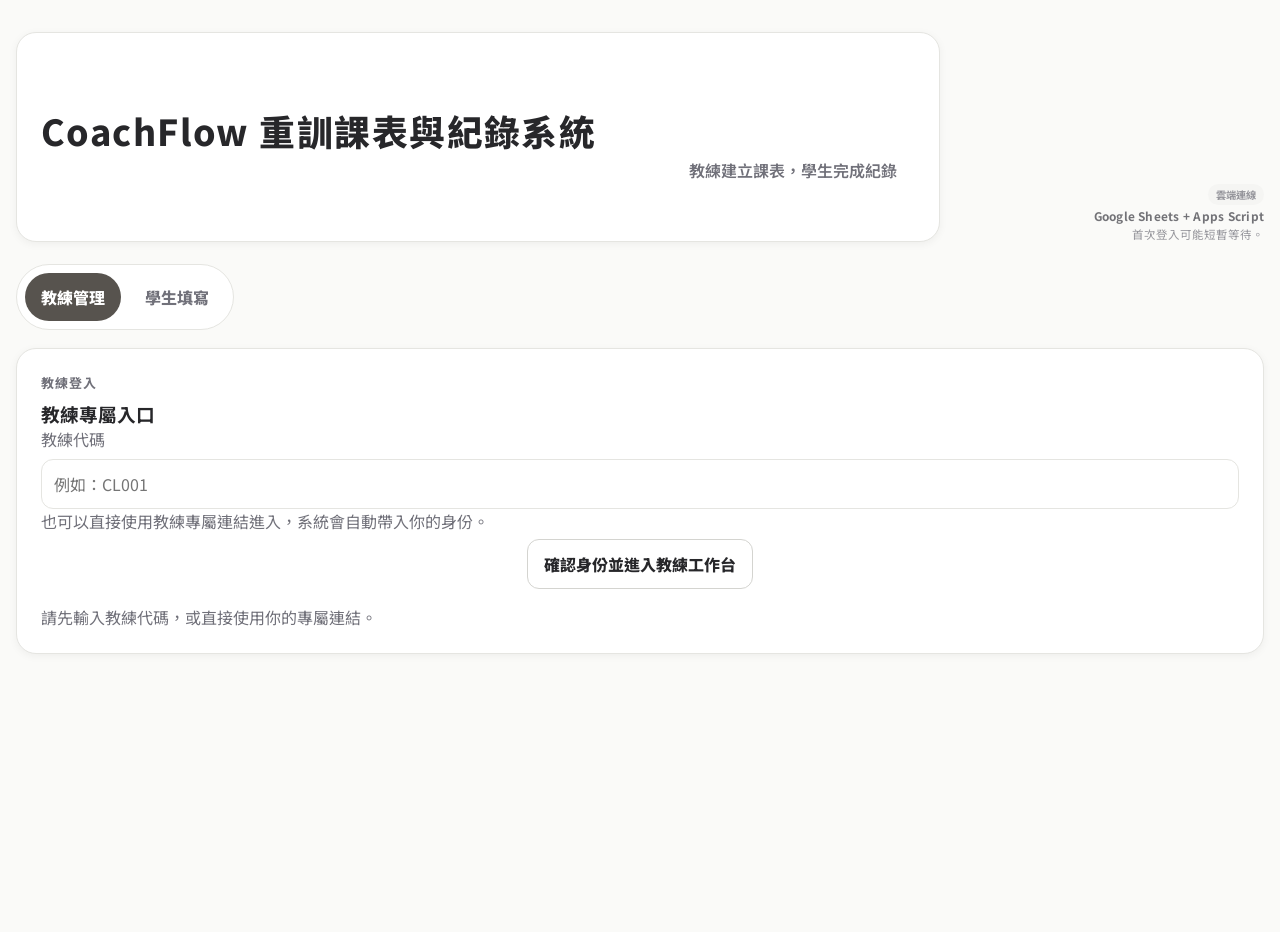
<file: index.html>
<!DOCTYPE html>
<html lang="zh-Hant">
<head>
  <meta charset="UTF-8">
  <meta name="viewport" content="width=device-width, initial-scale=1.0, viewport-fit=cover">
  <meta name="theme-color" content="#B47B4E">
  <meta name="mobile-web-app-capable" content="yes">
  <meta name="apple-mobile-web-app-capable" content="yes">
  <meta name="apple-mobile-web-app-title" content="CoachFlow">
  <meta name="apple-mobile-web-app-status-bar-style" content="default">
  <title>CoachFlow 重訓課表與紀錄系統</title>
  <link rel="manifest" href="coachflow.webmanifest?v=20260627-1115">
  <link rel="icon" href="coachflow-coach-icon.svg" type="image/svg+xml">
  <link rel="apple-touch-icon" href="coachflow-coach-icon-192.png">
  <link rel="preconnect" href="https://fonts.googleapis.com">
  <link rel="preconnect" href="https://fonts.gstatic.com" crossorigin>
  <link href="https://fonts.googleapis.com/css2?family=Noto+Sans+TC:wght@400;500;700;800&display=swap" rel="stylesheet">
  <link rel="stylesheet" href="styles.css?v=20260627-1115">
  <script>
    // 加 ?debug=1 到網址啟用手機 console（Eruda），用於 debug 雲端同步等問題。
    (function () {
      try {
        if (!new URLSearchParams(location.search).has("debug")) return;
        var s = document.createElement("script");
        s.src = "https://cdn.jsdelivr.net/npm/eruda";
        s.onload = function () { if (window.eruda) window.eruda.init(); };
        document.head.appendChild(s);
      } catch (e) {}
    })();
  </script>
</head>
<body>
  <div class="app-shell">
    <header class="hero">
      <div class="hero-copy">
        <p class="eyebrow">CoachFlow 重訓課表與紀錄系統</p>
        <h1>教練建立課表，學生完成紀錄</h1>
      </div>
      <div class="hero-note">
        <span class="hero-chip">雲端連線</span>
        <h3>Google Sheets + Apps Script</h3>
        <p>首次登入可能短暫等待。</p>
      </div>
    </header>

    <nav class="main-tabs" aria-label="Primary">
      <button class="main-tab is-active" data-panel="coach-panel">教練管理</button>
      <button class="main-tab" data-panel="student-panel">學生填寫</button>
    </nav>

    <main>
      <section id="coach-panel" class="panel is-active">
        <div class="panel-header">
          <div>
            <p class="section-kicker">教練管理工作台</p>
            <h2>教練建立課表與管理紀錄</h2>
            <p class="muted-copy">建立課表、查看今日紀錄、管理學生，並追蹤訓練歷史資料。</p>
            <label class="coach-session-inline">
              目前教練
              <select id="current-coach-select"></select>
            </label>
          </div>
          <div class="view-toggle" aria-label="Coach layout mode">
            <button class="view-toggle-button is-active" id="coach-global-view-desktop" type="button">網頁版介面</button>
            <button class="view-toggle-button" id="coach-global-view-mobile" type="button">手機版介面</button>
          </div>
        </div>

        <div class="student-auth-shell" id="coach-auth-shell">
          <article class="card compact-card" id="coach-auth-card">
            <div class="card-heading">
              <div>
                <p class="section-kicker">教練登入</p>
                <h3>教練專屬入口</h3>
              </div>
            </div>
            <label>
              教練代碼
              <input type="text" id="coach-access-code" placeholder="例如：CL001">
            </label>
            <p class="muted-copy">也可以直接使用教練專屬連結進入，系統會自動帶入你的身份。</p>
            <div class="student-entry-submit">
              <button class="ghost-button" id="confirm-coach-access" type="button">確認身份並進入教練工作台</button>
            </div>
            <div class="student-summary" id="coach-summary"></div>
          </article>
        </div>

        <div class="coach-active-bar is-hidden" id="coach-active-bar">
          <div class="coach-active-copy" id="coach-active-copy"></div>
          <div class="coach-active-actions">
            <button class="ghost-button" id="change-coach-access" type="button">切換教練</button>
          </div>
        </div>

        <nav class="sub-tabs" aria-label="Coach sections">
          <button class="sub-tab is-active" data-coach-tab="coach-editor">建立課表</button>
          <button class="sub-tab" data-coach-tab="coach-coaches">教練管理</button>
          <button class="sub-tab" data-coach-tab="coach-students">學生管理</button>
          <button class="sub-tab" data-coach-tab="coach-today">本週紀錄</button>
          <button class="sub-tab" data-coach-tab="coach-history">歷史查詢</button>
          <button class="sub-tab" id="open-coach-leave-system-tab" type="button">請假系統</button>
        </nav>

        <section id="coach-editor" class="sub-panel is-active">
          <div class="editor-layout">
            <article class="card">
              <div class="card-heading">
                <div>
                  <p class="section-kicker">課表編輯</p>
                  <h3>建立本輪共用課表</h3>
                </div>
              </div>

              <div class="form-grid compact-form-grid">
                <label>
                  課表代碼
                  <input type="text" id="program-code" placeholder="例如：0329A">
                </label>
                <label>
                  課表日期
                  <input type="date" id="program-date">
                </label>
                <label>
                  教練名稱
                  <input type="text" id="coach-name" placeholder="例如：Coach Lin">
                </label>
                <label class="span-full">
                  課表備註
                  <textarea id="program-notes" rows="3" placeholder="可填寫本輪提醒或訓練重點"></textarea>
                </label>
                <div class="span-full program-target-field">
                  <div class="program-target-heading">
                    <span>指定學生</span>
                    <span class="muted-copy">留空代表全班共用；勾選後可發布成學生專屬課表。</span>
                  </div>
                  <div class="program-target-list" id="program-target-students"></div>
                </div>
              </div>

              <div class="editor-topbar">
                <div>
                  <h3>課表項目</h3>
                  <p class="muted-copy">可自行新增或刪除，圖片高度會跟著項目數量自動調整。</p>
                </div>
                <button class="ghost-button" id="add-program-item" type="button">新增一列</button>
              </div>

              <div class="table-wrap editor-table-wrap">
                <table class="editor-table">
                  <thead>
                    <tr>
                      <th>分類</th>
                      <th>動作名稱</th>
                      <th>組數</th>
                      <th>類型</th>
                      <th>次數</th>
                      <th>備註</th>
                      <th>排序</th>
                      <th></th>
                    </tr>
                  </thead>
                  <tbody id="program-items-body"></tbody>
                </table>
              </div>

              <div class="button-row">
                <button class="ghost-button" id="save-program" type="button">儲存課表</button>
                <button class="ghost-button" id="publish-targeted-program" type="button">發布給指定學生</button>
                <button class="primary-button" id="publish-program" type="button">發布課表</button>
              </div>
            </article>

            <article class="card">
              <div class="card-heading">
                <div>
                  <p class="section-kicker">歷史課表</p>
                  <h3>歷史課表</h3>
                </div>
                <div class="library-heading-actions">
                  <label class="sort-inline-label" for="program-library-sort">
                    排序
                    <select id="program-library-sort">
                      <option value="date-desc">日期新到舊</option>
                      <option value="date-asc">日期舊到新</option>
                      <option value="code-asc">代碼 A-Z</option>
                      <option value="code-desc">代碼 Z-A</option>
                    </select>
                  </label>
                  <span class="status-pill" id="program-library-count">共 0 份</span>
                </div>
              </div>
              <p class="muted-copy">可查看歷史課表內容，並載入編輯或重新設為目前課表。</p>
              <div class="coach-link-search single-field">
                <label>
                  搜尋課表
                  <input type="text" id="program-library-search" placeholder="可搜尋課表代碼或日期">
                </label>
              </div>
              <div class="coach-link-list" id="program-library-list"></div>
              <div class="button-row library-more-row">
                <button class="ghost-button" id="program-library-more" type="button">顯示更多</button>
              </div>
            </article>
          </div>
        </section>

        <section id="coach-coaches" class="sub-panel">
          <article class="card compact-card" id="coach-roster-card">
            <div class="card-heading">
              <div>
                <p class="section-kicker">教練設定</p>
                <h3>教練管理</h3>
              </div>
              <span class="status-pill" id="coach-roster-count">共 0 位</span>
            </div>
            <p class="muted-copy">可新增教練、修改名稱、停用教練，並查看每位教練的最後使用狀態。</p>
            <div class="student-manager-toolbar">
              <div class="student-manager-block">
                <p class="student-manager-label">新增教練</p>
                <div class="coach-link-search single-field">
                  <label>
                    教練姓名
                    <input type="text" id="new-coach-name" placeholder="例如：王教練">
                  </label>
                </div>
                <div class="button-row">
                  <button class="primary-button" id="add-coach" type="button">新增教練</button>
                </div>
              </div>

              <div class="student-manager-block">
                <p class="student-manager-label">目前登入</p>
                <div class="coach-link-search single-field">
                  <label>
                    教練身份
                    <input type="text" id="coach-session-name" placeholder="管理者模式不使用" readonly>
                  </label>
                </div>
                <p class="muted-copy">正式版將由教練專屬入口登入，管理者頁不再切換目前教練。</p>
              </div>
            </div>
            <div class="coach-link-list" id="coach-roster"></div>
          </article>
        </section>

        <section id="coach-students" class="sub-panel">
          <article class="card compact-card" id="coach-student-links-card">
            <div class="card-heading">
              <div>
                <p class="section-kicker">學生專屬網址</p>
                <h3>學生專屬網址</h3>
              </div>
            </div>
            <p class="muted-copy">可依學生姓名快速查看專屬網址與共用入口，方便傳給學生登入。</p>
            <div class="coach-link-search">
              <label>
                學生姓名
                    <input type="text" id="coach-student-link-name" list="coach-student-link-options" placeholder="請輸入學生姓名">
              </label>
              <label>
                或直接選擇學生
                <select id="coach-student-link-select">
                  <option value="">請選擇學生</option>
                </select>
              </label>
            </div>
            <datalist id="coach-student-link-options"></datalist>
            <div class="coach-link-list" id="coach-student-links"></div>
          </article>

          <article class="card compact-card" id="history-import-card">
            <div class="card-heading">
              <div>
                <p class="section-kicker">歷史資料匯入</p>
                <h3>批次匯入訓練紀錄</h3>
              </div>
              <span class="status-pill" id="history-import-count">等待匯入</span>
            </div>
            <p class="muted-copy">可下載匯入範本 CSV，整理完成後再批次匯入舊訓練紀錄。</p>
            <div class="student-manager-toolbar">
              <div class="student-manager-block">
                <p class="student-manager-label">步驟 1</p>
                <div class="button-row">
                  <button class="ghost-button" id="download-history-template" type="button">下載匯入範本</button>
                </div>
              </div>
              <div class="student-manager-block">
                <p class="student-manager-label">步驟 2</p>
                <div class="coach-link-search single-field">
                  <label>
                    上傳 CSV 檔案
                    <input type="file" id="history-import-file" accept=".csv,text/csv">
                  </label>
                </div>
              </div>
            </div>
            <div class="table-wrap">
              <table>
                <thead>
                  <tr>
                    <th>學生姓名</th>
                    <th>日期</th>
                    <th>動作</th>
                    <th>分類</th>
                    <th>目標格式</th>
                    <th>匯入狀態</th>
                  </tr>
                </thead>
                <tbody id="history-import-preview-body">
                  <tr><td colspan="6" class="empty-state">請先下載範本並上傳 CSV。</td></tr>
                </tbody>
              </table>
            </div>
            <div class="button-row">
              <button class="primary-button" id="confirm-history-import" type="button" disabled>確認匯入</button>
            </div>
          </article>

          <article class="card wide-card">
            <div class="card-heading">
              <div>
                <p class="section-kicker">學生管理</p>
                <h3>學生管理</h3>
              </div>
              <span class="status-pill" id="coach-student-count">共 0 人</span>
            </div>
            <p class="muted-copy">可新增學生、搜尋學生、查看學生狀態，並管理學生代碼與主要教練。</p>
            <div class="student-manager-toolbar">
              <div class="student-manager-block">
                <p class="student-manager-label">新增學生</p>
                <div class="coach-link-search single-field">
                  <label>
                    學生姓名
                    <input type="text" id="new-student-name" placeholder="請輸入學生姓名">
                  </label>
                </div>
                <div class="button-row">
                  <button class="primary-button" id="add-student" type="button">新增學生</button>
                </div>
              </div>

              <div class="student-manager-block">
                <p class="student-manager-label">搜尋學生</p>
                <div class="coach-link-search single-field">
                  <label>
                    搜尋關鍵字
                    <input type="text" id="coach-student-roster-search" placeholder="可搜尋學生姓名或代碼">
                  </label>
                </div>
                <div class="button-row">
                  <button class="ghost-button" id="clear-student-roster-search" type="button">清除搜尋</button>
                </div>
              </div>
            </div>
            <div class="card-heading student-roster-heading">
              <div>
                <p class="section-kicker">學生名單</p>
                <h3>學生名單</h3>
                <p class="muted-copy student-roster-summary" id="coach-student-roster-summary">目前顯示 0 / 0 人</p>
              </div>
              <p class="muted-copy">可直接查看網址、修改姓名、複製代碼、查看全部紀錄、停用或刪除學生。</p>
            </div>
            <div class="coach-link-list" id="coach-student-roster"></div>
          </article>
        </section>

        <section id="coach-today" class="sub-panel">
          <div class="stats-grid" id="coach-stats"></div>

          <div class="split-layout">
            <article class="card compact-card">
              <div class="card-heading">
                <div>
                  <p class="section-kicker">提交狀況</p>
                  <h3>提交狀況</h3>
                </div>
              </div>
              <label>
                查看本輪日期
                <input type="date" id="coach-today-date">
              </label>
              <div class="status-block">
                <h4>已送出</h4>
                <ul id="submitted-list" class="name-list"></ul>
              </div>
              <div class="status-block">
                <h4>未送出</h4>
                <ul id="pending-list" class="name-list"></ul>
              </div>
            </article>

            <article class="card wide-card">
              <div class="card-heading">
                <div>
                  <p class="section-kicker">本週紀錄</p>
                  <h3>本輪全班紀錄</h3>
                </div>
                <span class="status-pill" id="today-logs-count">共 0 筆</span>
              </div>
              <div class="coach-link-search single-field">
                <label>
                  搜尋本輪紀錄
                  <input type="text" id="today-logs-search" placeholder="可搜尋學生姓名或動作">
                </label>
              </div>
              <div class="button-row coach-history-mobile-toggle">
                <button class="ghost-button full-width" id="toggle-coach-history-results" type="button">查看歷史紀錄</button>
              </div>
              <div class="table-wrap" id="coach-history-results-wrap">
                <table>
                  <thead>
                    <tr>
                      <th>學生</th>
                      <th>分類</th>
                      <th>動作</th>
                      <th>目標</th>
                      <th>實際結果</th>
                      <th>備註</th>
                      <th>送出時間</th>
                    </tr>
                  </thead>
                  <tbody id="today-logs-body"></tbody>
                </table>
              </div>
              <div class="button-row library-more-row">
                <button class="ghost-button" id="today-logs-more" type="button">查看更多</button>
              </div>
            </article>
          </div>

          <article class="card" id="today-student-detail-card">
            <div class="card-heading">
              <div>
                <p class="section-kicker">學生本輪紀錄</p>
                <h3>學生本輪完整紀錄</h3>
              </div>
              <span class="status-pill" id="today-student-detail-status">請先選擇學生</span>
            </div>
            <div class="table-wrap">
              <table>
                <thead>
                  <tr>
                    <th>分類</th>
                    <th>動作</th>
                    <th>目標</th>
                    <th>實際結果</th>
                    <th>備註</th>
                    <th>送出時間</th>
                  </tr>
                </thead>
                <tbody id="today-student-detail-body"></tbody>
              </table>
            </div>
            <div class="button-row library-more-row">
              <button class="ghost-button" id="today-student-detail-more" type="button">查看更多</button>
            </div>
          </article>
        </section>

        <section id="coach-history" class="sub-panel">
          <div class="split-layout">
            <article class="card compact-card">
              <div class="card-heading">
                <div>
                  <p class="section-kicker">歷史查詢條件</p>
                  <h3>歷史查詢</h3>
                </div>
              </div>
              <label>
                學生
                <select id="coach-history-student"></select>
              </label>
              <label>
                動作
                <select id="coach-history-exercise"></select>
              </label>
              <label>
                開始日期
                <input type="date" id="coach-history-date-from">
              </label>
              <label>
                結束日期
                <input type="date" id="coach-history-date-to">
              </label>
              <div class="button-row">
                <button class="ghost-button full-width" id="coach-history-last-30" type="button">最近 30 天</button>
                <button class="ghost-button full-width" id="run-coach-history" type="button">查看歷史紀錄</button>
                <button class="ghost-button full-width" id="reset-coach-history" type="button">清除條件</button>
                <button class="primary-button full-width" id="export-coach-history" type="button">匯出 CSV</button>
              </div>
            </article>

            <article class="card wide-card">
              <div class="card-heading">
                <div>
                  <p class="section-kicker">歷史紀錄</p>
                  <h3>學生／動作歷史紀錄</h3>
                </div>
                <span class="status-pill" id="coach-history-count">共 0 筆</span>
              </div>
              <div class="table-wrap">
                <table>
                  <thead>
                    <tr>
                      <th>日期</th>
                      <th>學生</th>
                      <th>分類</th>
                      <th>動作</th>
                      <th>目標</th>
                      <th>實際結果</th>
                      <th>備註</th>
                    </tr>
                  </thead>
                  <tbody id="coach-history-body"></tbody>
                </table>
              </div>
              <div class="button-row library-more-row">
                <button class="ghost-button" id="coach-history-more" type="button">查看更多</button>
              </div>
            </article>
          </div>
        </section>
      </section>

      <section id="student-panel" class="panel">
        <div class="panel-header">
          <div>
            <p class="section-kicker">學生填寫入口</p>
            <h2>學生本輪課表與訓練紀錄</h2>
            <p class="muted-copy">可載入本輪課表、填寫訓練內容，並查詢個人歷史紀錄。</p>
          </div>
          <div class="view-toggle" aria-label="Student layout mode">
            <button class="view-toggle-button is-active" id="student-global-view-card" type="button">手機版介面</button>
            <button class="view-toggle-button" id="student-global-view-table" type="button">網頁版介面</button>
          </div>
        </div>

        <div class="student-auth-shell" id="student-auth-shell">
          <article class="card compact-card" id="student-auth-card">
            <div class="card-heading">
              <div>
                <p class="section-kicker">身份確認</p>
                <h3>學生專屬入口</h3>
              </div>
            </div>
            <label>
              專屬代碼
              <input type="text" id="student-access-code" placeholder="例如：WM001">
            </label>
            <p class="auto-login-banner is-hidden" id="student-autologin-banner">正在自動登入並載入課表，請稍候...</p>
            <p class="muted-copy">也可以直接使用專屬連結進入，網站會自動帶入你的身份。</p>
            <select id="student-program-select" hidden aria-hidden="true"></select>
            <div class="student-entry-submit">
              <button class="ghost-button" id="confirm-student-access" type="button">確認身份並載入本輪課表</button>
            </div>
            <div class="student-summary" id="student-summary"></div>
          </article>
        </div>

        <div class="student-program-shell">
          <article class="card wide-card" id="student-program-card">
            <div class="card-heading">
              <div>
                  <p class="section-kicker">本輪課表</p>
                  <h3>本輪訓練課表</h3>
              </div>
              <div class="student-view-tools">
                <span class="status-pill" id="student-program-status">等待載入</span>
                <div class="view-toggle" aria-label="Student view">
                  <button class="view-toggle-button is-active" id="student-view-card" type="button">卡片版</button>
                  <button class="view-toggle-button" id="student-view-table" type="button">表格版</button>
                </div>
              </div>
            </div>
            <div class="button-row is-hidden" id="student-leave-entry-row">
              <button class="primary-button" id="open-student-leave-system-main" type="button" hidden>前往請假系統</button>
            </div>

            <div class="student-active-bar is-hidden" id="student-active-bar">
              <div class="student-active-info">
                <div class="student-active-copy" id="student-active-copy"></div>
                <div class="student-active-billing" id="student-active-billing" hidden>本期已扣 --/4</div>
              </div>
              <div class="student-active-actions">
                <button class="primary-button" id="load-student-program-inline" type="button">載入本輪課表</button>
                <button class="ghost-button" id="open-student-leave-system-inline" type="button" hidden>前往請假系統</button>
                <button class="ghost-button" id="edit-student-program" type="button">編輯課表項目</button>
                <button class="ghost-button" id="change-student-access" type="button">切換身份 / 課表</button>
              </div>
            </div>

            <div class="recorded-banner is-hidden" id="student-recorded-banner">本次訓練內容已記錄。</div>

            <div class="student-phone-frame" id="student-phone-frame">
              <div class="student-mobile-tools" id="student-mobile-tools">
                <div class="student-active-billing student-mobile-billing" id="student-mobile-billing" hidden>本期已扣 --/4</div>
                <button class="primary-button full-width" id="load-student-program-mobile" type="button">載入本輪課表</button>
                <button class="ghost-button full-width" id="edit-student-program-mobile-top" type="button">編輯課表項目</button>
              </div>
              <div class="student-card-list" id="student-card-list"></div>
              <div class="student-mobile-secondary-actions" id="student-mobile-secondary-actions">
                <button class="ghost-button full-width" id="edit-student-program-mobile" type="button">編輯課表項目</button>
                <button class="ghost-button full-width" id="open-student-history-mobile" type="button">查看我的歷史紀錄</button>
              </div>
            </div>

            <div class="table-wrap student-table-view" id="student-table-wrap">
              <table>
                <thead>
                  <tr>
                    <th>分類</th>
                    <th>動作</th>
                    <th>目標</th>
                    <th>填寫內容</th>
                  </tr>
                </thead>
                <tbody id="student-program-body"></tbody>
              </table>
            </div>

            <div class="button-row" id="student-desktop-actions">
              <button class="primary-button" id="submit-student-log" type="button">確認本次填寫內容</button>
              <button class="ghost-button" id="open-student-history" type="button">查看我的歷史紀錄</button>
            </div>

            <div class="student-mobile-submit-bar" id="student-mobile-submit-bar">
              <button class="primary-button full-width" id="submit-student-log-mobile" type="button">確認本次填寫內容</button>
            </div>
          </article>
        </div>

        <article class="card" id="student-history-card">
          <div class="card-heading">
            <div>
              <p class="section-kicker">歷史紀錄</p>
              <h3>我的歷史紀錄</h3>
            </div>
            <span class="status-pill" id="student-history-count">共 0 筆</span>
          </div>
          <div class="history-toolbar">
            <label>
              項目
              <input type="text" id="student-history-exercise" list="student-history-exercise-options" placeholder="請選擇或輸入項目">
            </label>
          </div>
          <datalist id="student-history-exercise-options"></datalist>
          <div class="table-wrap">
            <table>
              <thead>
                <tr>
                  <th>日期</th>
                  <th>分類</th>
                  <th>動作</th>
                  <th>目標</th>
                  <th>實際結果</th>
                  <th>備註</th>
                </tr>
              </thead>
              <tbody id="student-history-body"></tbody>
            </table>
          </div>
          <div class="student-history-card-list" id="student-history-card-list"></div>
          <div class="button-row library-more-row">
            <button class="ghost-button" id="student-history-more" type="button">查看更多</button>
          </div>
        </article>
      </section>
    </main>
  </div>

  <template id="program-item-template">
    <tr>
      <td>
        <select class="category-input">
          <option value="爆發力">爆發力</option>
          <option value="主項目">主項目</option>
          <option value="輔助項">輔助項</option>
        </select>
      </td>
      <td><input type="text" class="exercise-input" placeholder="請輸入動作名稱" list="coach-exercise-options"></td>
      <td><input type="number" class="sets-input" min="1" value="4"></td>
      <td>
        <select class="type-input">
          <option value="reps">reps</option>
          <option value="time">time</option>
          <option value="rm">rm</option>
        </select>
      </td>
      <td><input type="number" class="value-input" min="1" value="8"></td>
      <td><input type="text" class="item-note-input" placeholder="可留空"></td>
      <td><input type="number" class="sort-input" min="1" value="1"></td>
      <td><button type="button" class="icon-button remove-item">刪除</button></td>
    </tr>
  </template>

  <datalist id="coach-exercise-options"></datalist>

  <template id="student-entry-template">
    <tr>
      <td class="entry-category"></td>
      <td class="entry-exercise"></td>
      <td class="entry-target"></td>
      <td class="entry-fields"></td>
    </tr>
  </template>

  <template id="student-program-edit-row-template">
    <tr>
      <td>
        <select class="student-edit-category">
          <option value="爆發力">爆發力</option>
          <option value="主項目">主項目</option>
          <option value="輔助項">輔助項</option>
        </select>
      </td>
      <td><input type="text" class="student-edit-exercise" placeholder="請輸入動作名稱"></td>
      <td><input type="number" class="student-edit-sets" min="1" value="4"></td>
      <td>
        <select class="student-edit-type">
          <option value="reps">reps</option>
          <option value="time">time</option>
          <option value="rm">rm</option>
        </select>
      </td>
      <td><input type="number" class="student-edit-value" min="1" value="8"></td>
      <td><button type="button" class="icon-button remove-student-edit-row">刪除</button></td>
    </tr>
  </template>

  <div class="modal-backdrop is-hidden" id="confirm-modal" aria-hidden="true">
    <div class="modal-card" id="confirm-modal-card" role="dialog" aria-modal="true" aria-labelledby="confirm-title">
      <div class="card-heading">
        <div>
          <p class="section-kicker">送出前確認</p>
          <h3 id="confirm-title">確認本次填寫內容</h3>
        </div>
        <button class="icon-button" id="close-confirm-modal" type="button">關閉</button>
      </div>
      <p class="muted-copy" id="confirm-summary"></p>
      <div class="confirm-card-list" id="confirm-card-list"></div>
      <div class="table-wrap">
        <table>
          <thead>
            <tr>
              <th>分類</th>
              <th>動作</th>
              <th>目標</th>
              <th>實際結果</th>
              <th>備註</th>
            </tr>
          </thead>
          <tbody id="confirm-body"></tbody>
        </table>
      </div>
      <div class="button-row modal-row">
        <button class="ghost-button" id="cancel-submit" type="button">返回修改</button>
        <button class="primary-button" id="confirm-submit" type="button">確認送出</button>
      </div>
    </div>
  </div>

  <div class="modal-backdrop is-hidden" id="program-preview-modal" aria-hidden="true">
    <div class="modal-card preview-modal-card" role="dialog" aria-modal="true" aria-labelledby="program-preview-title">
      <div class="card-heading">
        <div>
          <p class="section-kicker">課表圖片預覽</p>
          <h3 id="program-preview-title">課表圖片預覽</h3>
        </div>
        <button class="icon-button" id="close-program-preview-modal" type="button">關閉</button>
      </div>
      <p class="muted-copy">預覽完成後，可直接匯出 PNG 圖片檔。</p>
      <div class="program-preview modal-program-preview">
        <div class="program-preview-header" id="modal-preview-code">請先儲存課表</div>
        <div class="program-preview-body" id="modal-program-preview-body">
          <div class="program-preview-empty">請先輸入課表內容。</div>
        </div>
      </div>
      <div class="button-row modal-row">
        <button class="ghost-button" id="modal-export-program-image" type="button">匯出 PNG</button>
        <button class="primary-button" id="modal-close-preview" type="button">完成</button>
      </div>
    </div>
  </div>

  <div class="modal-backdrop is-hidden" id="success-modal" aria-hidden="true">
    <div class="modal-card" id="success-modal-card" role="dialog" aria-modal="true" aria-labelledby="success-title">
      <div class="card-heading">
        <div>
          <p class="section-kicker">完成送出</p>
          <h3 id="success-title">課表已完成</h3>
        </div>
      </div>
      <p class="muted-copy" id="success-summary"></p>
      <div class="confirm-card-list" id="success-card-list"></div>
      <div class="table-wrap">
        <table>
          <thead>
            <tr>
              <th>分類</th>
              <th>動作</th>
              <th>目標</th>
              <th>實際結果</th>
              <th>備註</th>
            </tr>
          </thead>
          <tbody id="success-body"></tbody>
        </table>
      </div>
      <div class="button-row modal-row">
        <button class="ghost-button" id="download-success-image" type="button">下載圖片</button>
        <button class="ghost-button" id="success-open-history" type="button">返回歷史紀錄</button>
        <button class="primary-button" id="close-success-modal" type="button">完成</button>
      </div>
    </div>
  </div>

  <div class="modal-backdrop is-hidden" id="student-program-edit-modal" aria-hidden="true">
    <div class="modal-card" id="student-program-edit-modal-card" role="dialog" aria-modal="true" aria-labelledby="student-program-edit-title">
      <div class="card-heading">
        <div>
          <p class="section-kicker">課表編輯視窗</p>
          <h3 id="student-program-edit-title">編輯課表項目</h3>
        </div>
        <button class="icon-button" id="close-student-program-edit-modal" type="button">關閉</button>
      </div>
      <p class="muted-copy">如需新增、刪除或調整項目，可先在這裡修改，再套用到本次課表。</p>
      <div class="button-row modal-row student-edit-toolbar">
        <button class="ghost-button" id="add-student-edit-row" type="button">新增一列</button>
      </div>
      <p class="student-edit-notice" id="student-program-edit-notice" aria-live="polite"></p>
      <div class="table-wrap editor-table-wrap">
        <table class="editor-table student-edit-table">
          <thead>
            <tr>
              <th>分類</th>
              <th>動作名稱</th>
              <th>組數</th>
              <th>類型</th>
              <th>次數</th>
              <th></th>
            </tr>
          </thead>
          <tbody id="student-program-edit-body"></tbody>
        </table>
      </div>
      <div class="student-edit-mobile-list" id="student-edit-mobile-list"></div>
      <div class="button-row modal-row">
        <button class="ghost-button" id="cancel-student-program-edit" type="button">取消</button>
        <button class="primary-button" id="save-student-program-edit" type="button">套用到本次課表</button>
      </div>
    </div>
  </div>

  <div class="modal-backdrop is-hidden" id="assign-coach-modal" aria-hidden="true">
    <div class="modal-card" role="dialog" aria-modal="true" aria-labelledby="assign-coach-title">
      <div class="card-heading">
        <div>
          <p class="section-kicker">學生指派</p>
          <h3 id="assign-coach-title">指派主要教練</h3>
        </div>
        <button class="icon-button" id="close-assign-coach-modal" type="button">關閉</button>
      </div>
      <p class="muted-copy" id="assign-coach-summary">請選擇要指派給這位學生的主要教練。</p>
      <label>
        主要教練
        <select id="assign-coach-select"></select>
      </label>
      <div class="button-row modal-row">
        <button class="ghost-button" id="cancel-assign-coach" type="button">取消</button>
        <button class="primary-button" id="save-assign-coach" type="button">儲存指派</button>
      </div>
    </div>
  </div>

  <script charset="UTF-8" src="config.js?v=20260627-1115"></script>
  <script charset="UTF-8" src="app.js?v=20260627-1115"></script>
</body>
</html>
</file>
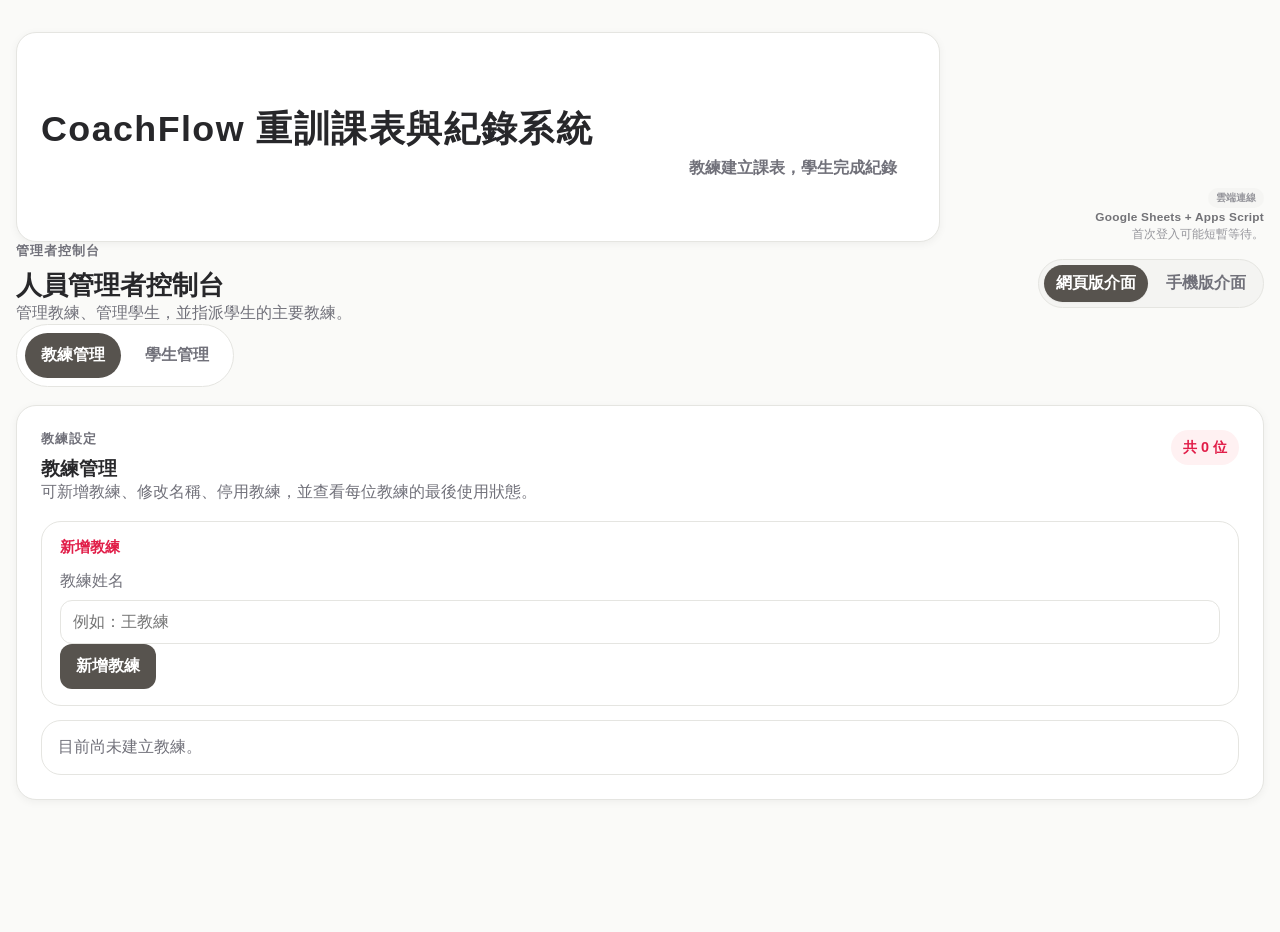
<file: admin.html>
<!DOCTYPE html>
<html lang="zh-Hant">
<head>
  <meta charset="UTF-8">
  <meta name="viewport" content="width=device-width, initial-scale=1.0">
  <title>CoachFlow 人員管理者控制台</title>
</head>
<body>
  <script>
    const PUBLIC_BASE_URL = "https://ntpc-uas.github.io/coachflow/";
    const current = new URL(window.location.href);
    const params = new URLSearchParams(current.search);
    params.set("mode", "admin");
    params.set("v", "20260627-1115");
    const target = new URL("index.html", PUBLIC_BASE_URL);
    params.forEach((value, key) => target.searchParams.set(key, value));
    target.hash = current.hash || "";
    window.location.replace(target.toString());
  </script>
</body>
</html>
</file>
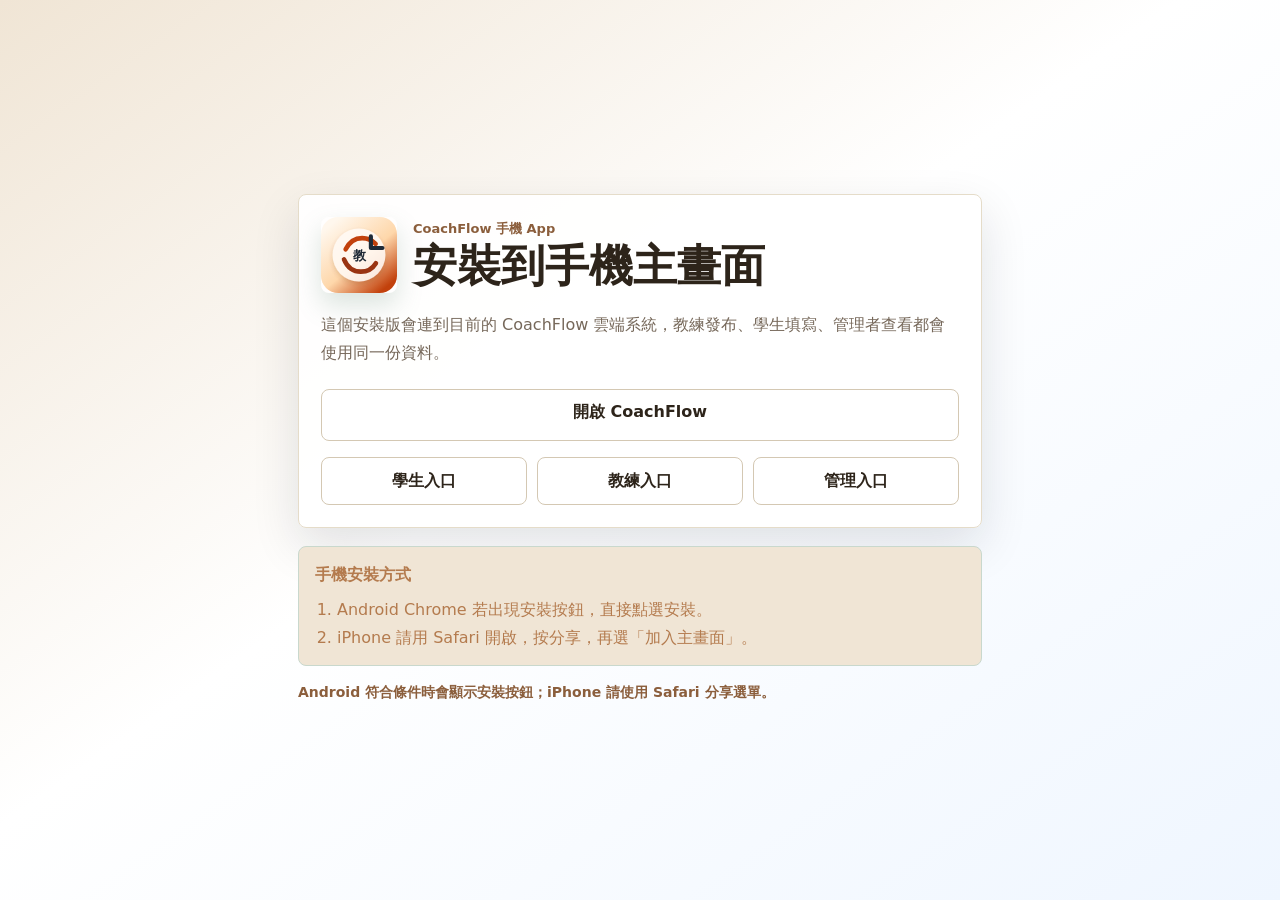
<file: coach-install.html>
<!DOCTYPE html>
<html lang="zh-Hant">
<head>
  <meta charset="UTF-8">
  <meta name="viewport" content="width=device-width, initial-scale=1.0">
  <meta http-equiv="refresh" content="0; url=install.html?v=20260627-1115&source=coach-install">
  <title>前往 CoachFlow 安裝頁</title>
</head>
<body>
  <script>
    const target = new URL("install.html", window.location.href);
    const current = new URLSearchParams(window.location.search);
    current.forEach((value, key) => target.searchParams.set(key, value));
    target.searchParams.set("v", "20260627-1115");
    target.searchParams.set("source", current.get("source") || "coach-install");
    window.location.replace(target.toString());
  </script>
  <p>正在前往 CoachFlow 安裝頁...</p>
</body>
</html>
</file>
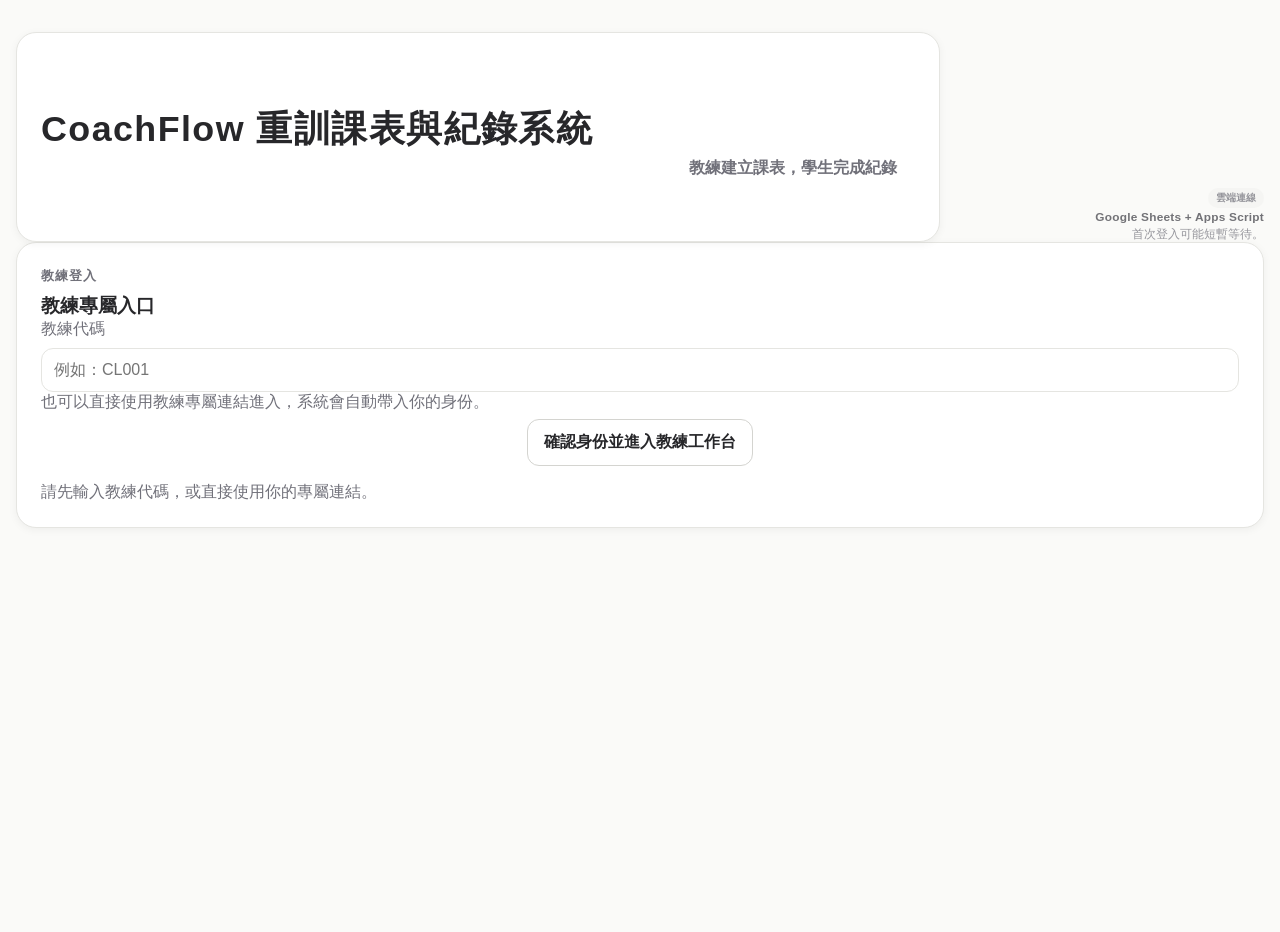
<file: coach.html>
<!DOCTYPE html>
<html lang="zh-Hant">
<head>
  <meta charset="UTF-8">
  <meta name="viewport" content="width=device-width, initial-scale=1.0">
  <title>CoachFlow 教練工作台</title>
</head>
<body>
  <script>
    const PUBLIC_BASE_URL = "https://ntpc-uas.github.io/coachflow/";
    const current = new URL(window.location.href);
    const params = new URLSearchParams(current.search);
    params.set("mode", "coach");
    params.set("v", "20260627-1115");
    const target = new URL("index.html", PUBLIC_BASE_URL);
    params.forEach((value, key) => target.searchParams.set(key, value));
    target.hash = current.hash || "";
    window.location.replace(target.toString());
  </script>
</body>
</html>
</file>
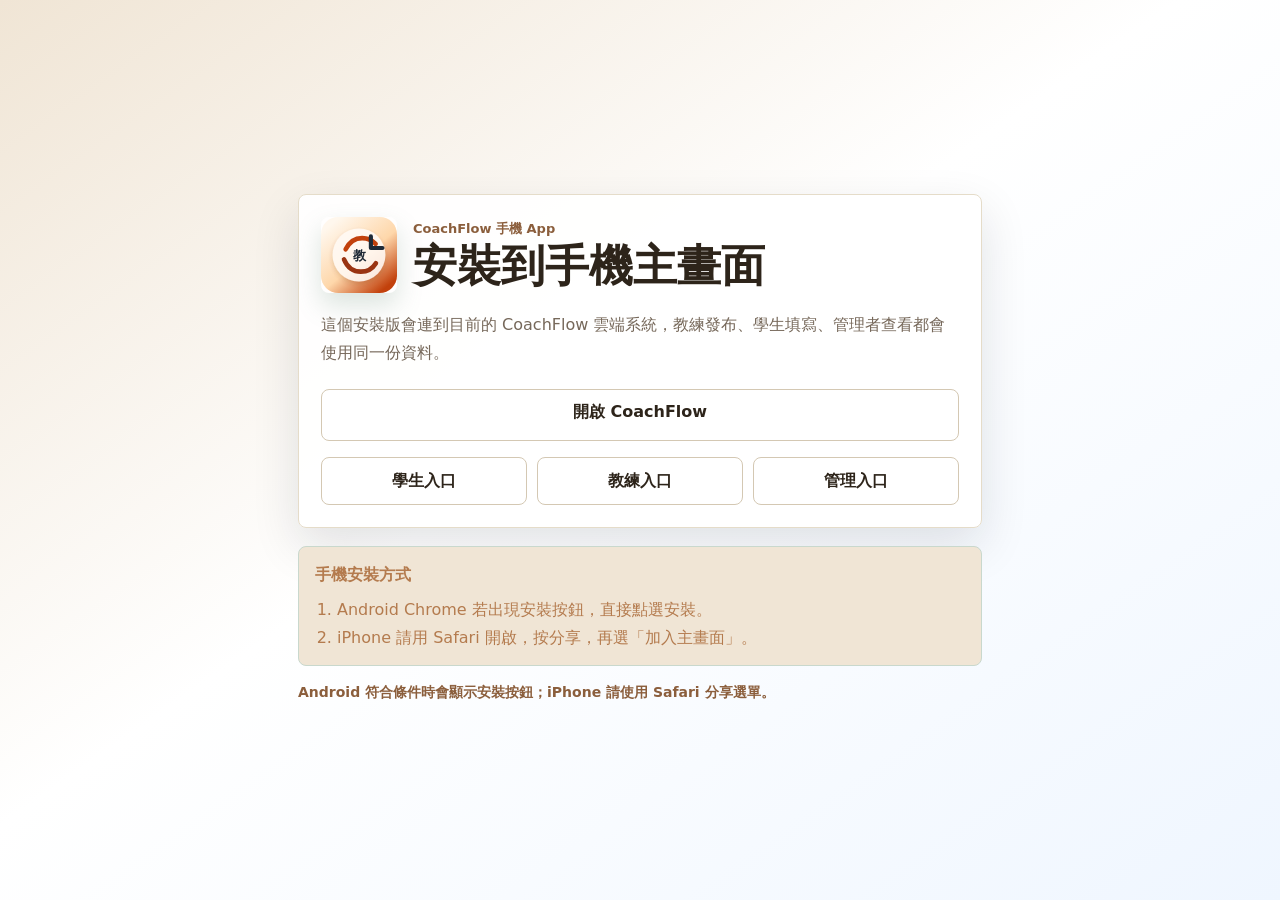
<file: install.html>
<!DOCTYPE html>
<html lang="zh-Hant">
<head>
  <meta charset="UTF-8">
  <meta name="viewport" content="width=device-width, initial-scale=1.0, viewport-fit=cover">
  <meta name="theme-color" content="#B47B4E">
  <meta name="mobile-web-app-capable" content="yes">
  <meta name="apple-mobile-web-app-capable" content="yes">
  <meta name="apple-mobile-web-app-title" content="CoachFlow">
  <meta name="apple-mobile-web-app-status-bar-style" content="default">
  <title>安裝 CoachFlow</title>
  <link rel="manifest" href="coachflow.webmanifest?v=20260627-1115">
  <link rel="icon" href="coachflow-coach-icon.svg" type="image/svg+xml">
  <link rel="apple-touch-icon" href="coachflow-coach-icon-192.png">
  <style>
    :root {
      --brand: #B47B4E;
      --brand-dark: #8B5E3C;
      --ink: #2D241A;
      --muted: #76685A;
      --line: #E5DCC9;
      --warm: #F0E5D5;
      --soft: #FAF6F0;
      --card: #ffffff;
    }

    * {
      box-sizing: border-box;
    }

    body {
      margin: 0;
      min-height: 100vh;
      font-family: "Noto Sans TC", system-ui, -apple-system, BlinkMacSystemFont, "Segoe UI", sans-serif;
      color: var(--ink);
      background: linear-gradient(145deg, #F0E5D5 0%, #ffffff 46%, #eff6ff 100%);
    }

    main {
      width: min(720px, 100%);
      min-height: 100vh;
      margin: 0 auto;
      padding: max(28px, env(safe-area-inset-top)) 18px max(32px, env(safe-area-inset-bottom));
      display: grid;
      align-content: center;
      gap: 18px;
    }

    .panel {
      border: 1px solid var(--line);
      border-radius: 8px;
      background: rgba(255, 255, 255, 0.94);
      box-shadow: 0 18px 48px rgba(15, 23, 42, 0.12);
      padding: 22px;
    }

    .header {
      display: flex;
      gap: 16px;
      align-items: center;
    }

    .app-icon {
      width: 76px;
      height: 76px;
      border-radius: 8px;
      box-shadow: 0 12px 26px rgba(90, 138, 109, 0.22);
      flex: 0 0 auto;
    }

    .eyebrow {
      margin: 0 0 4px;
      color: var(--brand-dark);
      font-size: 13px;
      font-weight: 800;
    }

    h1 {
      margin: 0;
      font-size: clamp(30px, 8vw, 44px);
      line-height: 1.08;
      letter-spacing: 0;
    }

    .copy {
      margin: 18px 0 0;
      color: var(--muted);
      line-height: 1.75;
      font-size: 16px;
    }

    .actions {
      display: grid;
      gap: 10px;
      margin-top: 22px;
    }

    button,
    .button {
      width: 100%;
      min-height: 52px;
      border: 1px solid #D4C8B3;
      border-radius: 8px;
      padding: 12px 16px;
      background: #fff;
      color: var(--ink);
      font: inherit;
      font-weight: 800;
      text-align: center;
      text-decoration: none;
      cursor: pointer;
    }

    .primary {
      border-color: var(--brand);
      background: var(--brand);
      color: #fff;
    }

    .role-grid {
      display: grid;
      grid-template-columns: repeat(3, minmax(0, 1fr));
      gap: 10px;
      margin-top: 16px;
    }

    .role-grid .button {
      min-height: 48px;
      display: grid;
      place-items: center;
    }

    .help {
      border: 1px solid #C9D8CD;
      border-radius: 8px;
      background: var(--warm);
      padding: 14px 16px;
      color: #B47B4E;
      line-height: 1.7;
    }

    .help h2 {
      margin: 0 0 8px;
      font-size: 16px;
    }

    .help ol {
      margin: 0;
      padding-left: 22px;
    }

    .status {
      color: var(--brand-dark);
      font-size: 14px;
      font-weight: 800;
    }

    .status[hidden],
    .primary[hidden] {
      display: none;
    }

    @media (max-width: 560px) {
      main {
        align-content: start;
      }

      .panel {
        padding: 18px;
      }

      .header {
        align-items: flex-start;
      }

      .app-icon {
        width: 64px;
        height: 64px;
      }

      .role-grid {
        grid-template-columns: 1fr;
      }
    }
  </style>
</head>
<body>
  <main>
    <section class="panel">
      <div class="header">
        <img class="app-icon" src="coachflow-coach-icon.svg" alt="CoachFlow">
        <div>
          <p class="eyebrow">CoachFlow 手機 App</p>
          <h1>安裝到手機主畫面</h1>
        </div>
      </div>

      <p class="copy">這個安裝版會連到目前的 CoachFlow 雲端系統，教練發布、學生填寫、管理者查看都會使用同一份資料。</p>

      <div class="actions">
        <button class="primary" id="install-btn" type="button" hidden>安裝到手機</button>
        <a class="button" href="index.html?v=20260627-1115&source=install">開啟 CoachFlow</a>
      </div>

      <div class="role-grid" aria-label="快速開啟">
        <a class="button" href="student.html?v=20260627-1115&source=install">學生入口</a>
        <a class="button" href="coach.html?v=20260627-1115&source=install">教練入口</a>
        <a class="button" href="admin.html?v=20260627-1115&source=install">管理入口</a>
      </div>
    </section>

    <section class="help" id="install-help">
      <h2>手機安裝方式</h2>
      <ol>
        <li>Android Chrome 若出現安裝按鈕，直接點選安裝。</li>
        <li>iPhone 請用 Safari 開啟，按分享，再選「加入主畫面」。</li>
      </ol>
    </section>

    <div class="status" id="install-status">正在準備安裝功能...</div>
  </main>

  <script>
    const version = "20260627-1115";
    let deferredPrompt = null;
    const installBtn = document.getElementById("install-btn");
    const installStatus = document.getElementById("install-status");
    const isStandalone = window.matchMedia("(display-mode: standalone)").matches || window.navigator.standalone;

    function setStatus(message) {
      installStatus.textContent = message;
    }

    function registerServiceWorker() {
      if (!("serviceWorker" in navigator) || !location.protocol.startsWith("http")) {
        return;
      }
      navigator.serviceWorker.register("./coachflow-sw.js?v=" + version).catch((error) => {
        console.warn("CoachFlow PWA registration failed:", error);
      });
    }

    window.addEventListener("load", registerServiceWorker);

    if (isStandalone) {
      setStatus("已用 App 模式開啟。");
    } else {
      setStatus("Android 符合條件時會顯示安裝按鈕；iPhone 請使用 Safari 分享選單。");
    }

    window.addEventListener("beforeinstallprompt", (event) => {
      event.preventDefault();
      deferredPrompt = event;
      installBtn.hidden = false;
      setStatus("可以安裝到手機主畫面。");
    });

    installBtn.addEventListener("click", async () => {
      if (!deferredPrompt) {
        setStatus("請使用瀏覽器選單加入主畫面。");
        return;
      }

      deferredPrompt.prompt();
      const choice = await deferredPrompt.userChoice;
      deferredPrompt = null;
      installBtn.hidden = true;
      setStatus(choice.outcome === "accepted" ? "已送出安裝。" : "尚未安裝，可稍後再試。");
    });

    window.addEventListener("appinstalled", () => {
      installBtn.hidden = true;
      setStatus("CoachFlow 已安裝。");
    });
  </script>
</body>
</html>
</file>
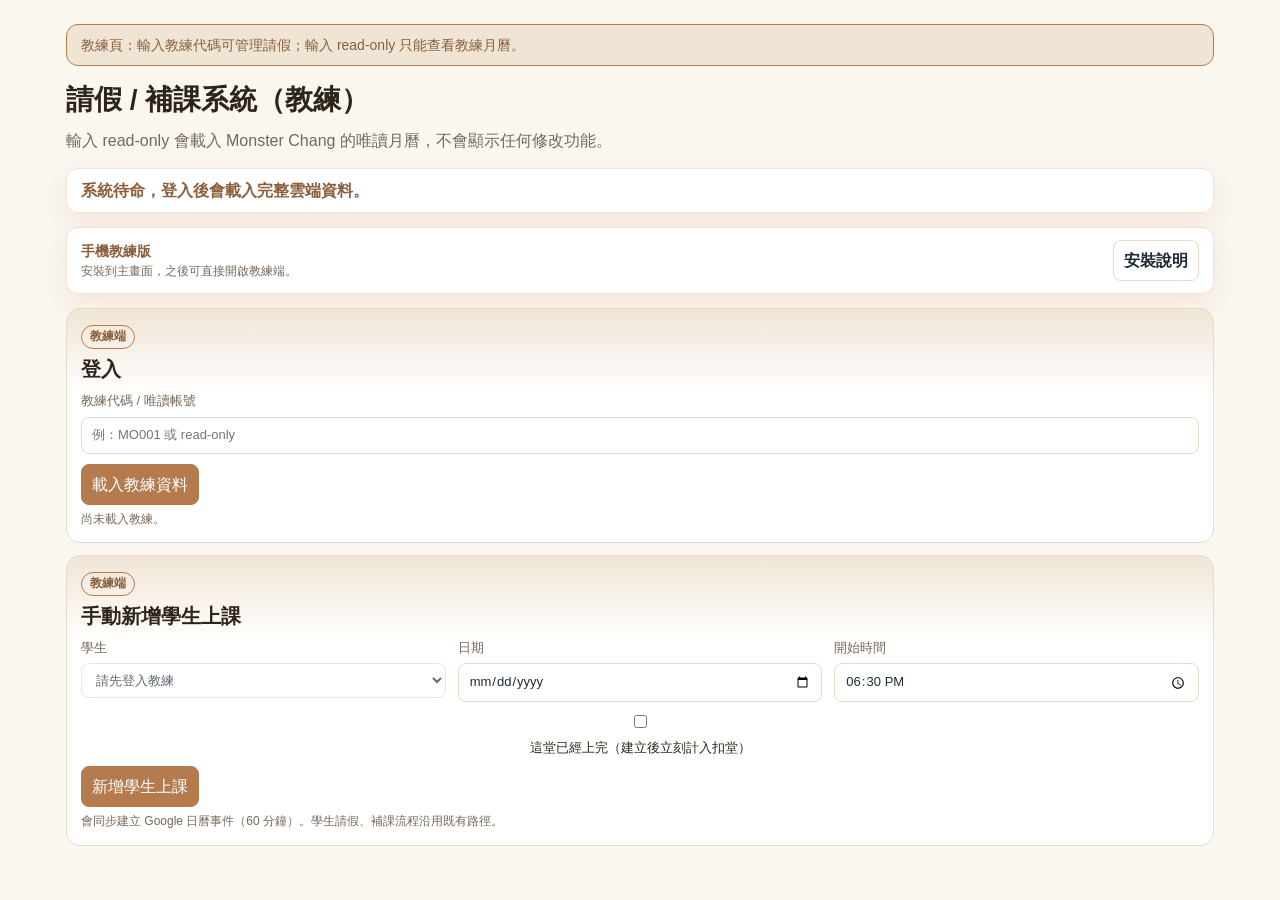
<file: leave-coach-sandbox.html>
<!DOCTYPE html>
<html lang="zh-Hant">
<head>
  <meta charset="UTF-8">
  <meta name="viewport" content="width=device-width, initial-scale=1.0, viewport-fit=cover">
  <meta name="theme-color" content="#B47B4E">
  <meta name="mobile-web-app-capable" content="yes">
  <meta name="apple-mobile-web-app-capable" content="yes">
  <meta name="apple-mobile-web-app-title" content="CoachFlow教練">
  <link rel="manifest" href="coachflow.webmanifest?v=20261001-october-sync">
  <link rel="icon" href="coachflow-coach-icon.svg" type="image/svg+xml">
  <link rel="apple-touch-icon" href="coachflow-coach-icon-192.png">
  <title>CoachFlow 請假系統測試版（教練）</title>
  <script>
    // 加 ?debug=1 到網址啟用手機 console（Eruda）。
    (function () {
      try {
        if (!new URLSearchParams(location.search).has("debug")) return;
        var s = document.createElement("script");
        s.src = "https://cdn.jsdelivr.net/npm/eruda";
        s.onload = function () { if (window.eruda) window.eruda.init(); };
        document.head.appendChild(s);
      } catch (e) {}
    })();
  </script>
  <style>
    :root {
      /* Palette A — 苔綠 + 暖灰 */
      --bg: #FAF6F0;
      --card: #FFFFFF;
      --line: #E5DCC9;
      --line-soft: #EDE5D5;
      --text: #2D241A;
      --muted: #76685A;
      --brand: #B47B4E;
      --brand-deep: #8B5E3C;
      --brand-soft: #F0E5D5;
      --accent: #B89070;
      --accent-soft: #F2EBDC;
      --success: #6E9F73;
      --success-soft: #E0EBE2;
      --warning: #D89855;
      --warning-soft: #FCEFD9;
      --danger: #B85959;
      --danger-soft: #F4DCDC;
    }
    * { box-sizing: border-box; }
    body {
      margin: 0;
      font-family: "Noto Sans TC", sans-serif;
      background: var(--bg);
      color: var(--text);
      line-height: 1.45;
    }
    body.modal-open { overflow: hidden; }
    [hidden] { display: none !important; }
    .shell { max-width: 1180px; margin: 0 auto; padding: 24px 16px 44px; }
    .banner {
      border: 1px solid var(--brand);
      background: var(--brand-soft);
      color: var(--brand-deep);
      border-radius: 12px;
      padding: 10px 14px;
      margin-bottom: 14px;
      font-size: 14px;
    }
    .install-strip {
      display: flex;
      align-items: center;
      justify-content: space-between;
      gap: 12px;
      border: 1px solid var(--brand-soft);
      border-radius: 12px;
      background: #ffffff;
      padding: 12px 14px;
      margin: 0 0 14px;
      box-shadow: 0 10px 24px rgba(154, 52, 18, 0.08);
    }
    .install-strip strong {
      display: block;
      color: var(--brand-deep);
      font-size: 14px;
    }
    .install-strip span {
      display: block;
      color: var(--muted);
      font-size: 12px;
      margin-top: 2px;
    }
    .install-actions {
      display: flex;
      gap: 8px;
      flex: 0 0 auto;
      align-items: center;
    }
    .install-actions a {
      border: 1px solid var(--line);
      border-radius: 8px;
      padding: 8px 10px;
      background: #fff;
      color: #1f2a37;
      font-weight: 700;
      text-decoration: none;
      white-space: nowrap;
    }
    h1 { margin: 0 0 8px; font-size: 28px; }
    .sub { margin: 0 0 16px; color: var(--muted); }
    .operation-status {
      border: 1px solid var(--brand-soft);
      background: #ffffff;
      color: var(--brand-deep);
      border-radius: 12px;
      padding: 10px 14px;
      margin: 0 0 14px;
      font-weight: 700;
      box-shadow: 0 10px 24px rgba(154, 52, 18, 0.08);
    }
    .operation-status[data-tone="success"] { border-color: var(--success); background: var(--success-soft); color: var(--brand-deep); }
    .operation-status[data-tone="warning"] { border-color: var(--warning); background: var(--warning-soft); color: var(--warning); }
    .pending-leave-banner {
      display: flex;
      align-items: center;
      justify-content: space-between;
      gap: 12px;
      border: 1px solid var(--danger);
      background: var(--danger-soft);
      color: var(--danger);
      border-radius: 12px;
      padding: 10px 14px;
      margin: 0 0 14px;
      font-size: 13px;
      font-weight: 700;
    }
    .pending-leave-banner button {
      flex: 0 0 auto;
      border: 1px solid var(--danger);
      background: var(--danger);
      color: #fff;
      border-radius: 8px;
      padding: 6px 14px;
      font-size: 13px;
      font-weight: 700;
      cursor: pointer;
    }
    .pending-leave-banner button:disabled { opacity: 0.6; cursor: not-allowed; }
    .pending-leave-text { flex: 1; line-height: 1.4; }
    .grid {
      display: grid;
      grid-template-columns: repeat(auto-fit, minmax(360px, 1fr));
      gap: 12px;
    }
    .card {
      border: 1px solid var(--line);
      border-radius: 14px;
      background: linear-gradient(180deg, var(--brand-soft) 0, #ffffff 86px);
      padding: 14px;
      margin-top: 12px;
    }
    .role {
      display: inline-block;
      padding: 2px 8px;
      border-radius: 999px;
      border: 1px solid var(--brand);
      color: var(--brand-deep);
      font-size: 12px;
      font-weight: 800;
      margin-bottom: 6px;
    }
    h2 { margin: 0 0 8px; font-size: 20px; }
    label {
      display: flex;
      flex-direction: column;
      gap: 6px;
      font-size: 13px;
      color: var(--muted);
    }
    input, select, button {
      font: inherit;
      border: 1px solid var(--line);
      border-radius: 8px;
      padding: 8px 10px;
      background: #fff;
      color: #1f2a37;
    }
    button { cursor: pointer; }
    button.primary { border-color: var(--brand); background: var(--brand); color: #fff; }
    .btn-row { display: flex; gap: 8px; flex-wrap: wrap; }
    .hint { margin: 6px 0 0; font-size: 12px; color: var(--muted); }
    .hint.pill {
      display: inline-flex;
      align-items: center;
      border: 1px solid var(--line);
      border-radius: 999px;
      padding: 3px 9px;
      background: var(--bg);
      font-weight: 700;
      margin: 0;
    }
    .hint.pill.warn {
      border-color: #f59e0b;
      color: var(--warning);
      background: var(--warning-soft);
    }
    .table-wrap {
      overflow-x: auto;
      border: 1px solid var(--line);
      border-radius: 10px;
    }
    table { width: 100%; border-collapse: collapse; min-width: 760px; font-size: 13px; }
    th, td { border-bottom: 1px solid var(--line-soft); padding: 8px; text-align: left; vertical-align: top; }
    th { background: var(--bg); color: var(--brand-deep); font-weight: 700; }
    #student-overview-table {
      min-width: 0;
      table-layout: auto;
    }
    #student-overview-table th:nth-child(1),
    #student-overview-table td:nth-child(1) { width: 30%; }
    #student-overview-table th:nth-child(2),
    #student-overview-table td:nth-child(2) { width: 42%; }
    #student-overview-table th:nth-child(3),
    #student-overview-table td:nth-child(3) {
      width: 78px;
      text-align: center;
      white-space: nowrap;
    }
    #student-overview-table th:nth-child(4),
    #student-overview-table td:nth-child(4) {
      width: 104px;
      text-align: center;
      white-space: nowrap;
    }
    .status {
      display: inline-flex;
      padding: 2px 8px;
      border-radius: 999px;
      font-size: 12px;
      font-weight: 700;
      border: 1px solid transparent;
      white-space: nowrap;
    }
    .status.normal { background: #ecfeff; color: #155e75; border-color: #a5f3fc; }
    .status.pending { background: var(--brand-soft); color: var(--brand); border-color: var(--brand-soft); }
    .status.approved { background: var(--success-soft); color: var(--brand-deep); border-color: var(--success-soft); }
    .status.rejected, .status.expired, .status.cancelled { background: var(--danger-soft); color: var(--danger); border-color: var(--danger-soft); }
    .status.warn { background: var(--warning-soft); color: var(--warning); border-color: var(--warning-soft); }
    .metric-grid {
      display: grid;
      grid-template-columns: repeat(3, minmax(120px, 1fr));
      gap: 8px;
    }
    .metric { border: 1px solid var(--line); border-radius: 10px; padding: 8px; background: var(--surface); }
    .metric .k { font-size: 12px; color: #64748b; }
    .metric .v { font-size: 18px; font-weight: 800; margin-top: 2px; }
    .log-list { margin: 0; padding-left: 18px; max-height: 220px; overflow: auto; font-size: 13px; color: #334155; }
    #coach-pending-table th:nth-child(1),
    #coach-pending-table td:nth-child(1) {
      width: 128px;
      max-width: 128px;
      white-space: nowrap;
      overflow: hidden;
      text-overflow: ellipsis;
      font-size: 12px;
      font-family: ui-monospace, SFMono-Regular, Menlo, Consolas, monospace;
    }
    #coach-leave-table th,
    #coach-leave-table td { font-size: 12px; }
    .calendar-topbar {
      display: flex;
      justify-content: space-between;
      align-items: center;
      gap: 10px;
      margin-bottom: 10px;
    }
    .calendar-title { font-size: 18px; font-weight: 800; color: var(--brand-deep); }
    .calendar-grid {
      display: grid;
      grid-template-columns: repeat(7, minmax(0, 1fr));
      border: 1px solid var(--line);
      border-radius: 10px;
      overflow: hidden;
    }
    .cal-weekday {
      background: var(--brand-soft);
      border-bottom: 1px solid var(--line);
      padding: 6px 4px;
      text-align: center;
      font-size: 12px;
      color: var(--brand-deep);
      font-weight: 700;
    }
    .cal-cell {
      min-height: 112px;
      border-right: 1px solid var(--line-soft);
      border-bottom: 1px solid var(--line-soft);
      background: #fff;
      padding: 6px;
      display: flex;
      flex-direction: column;
      align-items: stretch;
      gap: 6px;
      text-align: left;
      cursor: pointer;
    }
    .cal-cell:nth-child(7n) { border-right: none; }
    .cal-cell.dim { background: #faf7f4; color: #a8a29e; cursor: default; }
    .cal-cell.today { background: var(--brand-soft); box-shadow: inset 0 0 0 3px var(--brand), 0 0 0 1px var(--brand); }
    .cal-cell.selected { background: var(--brand-soft); box-shadow: inset 0 0 0 3px var(--brand-deep), 0 0 0 1px var(--brand-deep); }
    .cal-date-row { display: flex; align-items: center; justify-content: space-between; gap: 6px; }
    .cal-date { font-size: 12px; font-weight: 700; color: var(--brand-deep); }
    .today-badge {
      display: inline-flex;
      align-items: center;
      border-radius: 999px;
      padding: 2px 8px;
      font-size: 11px;
      font-weight: 800;
      border: 1px solid var(--brand);
      color: #fff;
      background: var(--brand);
      letter-spacing: 0.5px;
    }
    .cal-item {
      border: 1px solid var(--brand);
      border-radius: 8px;
      padding: 3px 5px;
      font-size: 11px;
      color: var(--brand-deep);
      background: var(--brand-soft);
      line-height: 1.3;
      display: block;
      width: 100%;
      text-align: left;
      cursor: pointer;
      white-space: nowrap;
      overflow: hidden;
      text-overflow: ellipsis;
    }
    .cal-item.selected {
      border-color: #2563eb;
      background: #dbeafe;
      color: var(--brand);
      font-weight: 700;
    }
    .cal-item.pending { border-color: var(--brand-soft); background: var(--brand-soft); color: var(--brand); }
    .cal-item.makeup { border-color: var(--success-soft); background: var(--success-soft); color: var(--brand-deep); }
    /* 學生請假狀態：保留在月曆顯示，但用褪色 + 刪除線提示「這堂已請假」 */
    .cal-item.on-leave {
      border-color: var(--danger-soft);
      background: var(--danger-soft);
      color: var(--danger);
      text-decoration: line-through;
      opacity: 0.85;
    }
    /* 教練停課：學生課程被教練請假時段覆蓋，月曆同樣顯示但用警告色 + 刪除線 */
    .cal-item.coach-off {
      border-color: var(--warning-soft);
      background: var(--warning-soft);
      color: var(--warning);
      text-decoration: line-through;
      opacity: 0.85;
    }
    .readonly-period {
      display: grid;
      gap: 3px;
      align-content: start;
    }
    .readonly-period-label {
      color: var(--brand-deep);
      font-size: 10px;
      font-weight: 800;
      line-height: 1;
      opacity: 0.78;
    }
    .cal-item.readonly-more {
      color: var(--brand-deep);
      background: var(--brand-soft);
      font-weight: 800;
    }
    .cal-mobile-summary { display: none; }
    .day-detail { margin-top: 10px; border: 1px solid var(--line); border-radius: 10px; padding: 10px; background: var(--surface); }
    .day-detail h3 { margin: 0 0 8px; font-size: 16px; color: var(--brand-deep); }
    .modal {
      position: fixed;
      inset: 0;
      background: rgba(15, 23, 42, 0.5);
      display: flex;
      align-items: center;
      justify-content: center;
      padding: 16px;
      z-index: 70;
    }
    .modal[hidden] { display: none; }
    .modal-panel {
      width: min(1120px, 96vw);
      max-height: 90vh;
      overflow: auto;
      background: #fff;
      border: 1px solid var(--line);
      border-radius: 12px;
      box-shadow: 0 18px 48px rgba(15, 23, 42, 0.24);
      padding: 12px;
    }
    .modal-panel.confirm { width: min(560px, 94vw); }
    .modal-head {
      display: flex;
      justify-content: space-between;
      align-items: center;
      gap: 10px;
      margin-bottom: 8px;
    }
    .modal-head h3 {
      margin: 0;
      font-size: 20px;
      color: var(--brand-deep);
    }
    .close-btn {
      border: 1px solid var(--line);
      background: #fff;
      color: #334155;
      border-radius: 8px;
      padding: 6px 10px;
      cursor: pointer;
    }
    .modal-message {
      border: 1px solid var(--warning-soft);
      background: var(--warning-soft);
      color: var(--warning);
      border-radius: 10px;
      padding: 10px;
      font-size: 14px;
      line-height: 1.5;
      white-space: pre-line;
      margin-bottom: 12px;
    }
    .review-reason-wrap {
      margin-bottom: 12px;
    }
    .review-reason-wrap[hidden] {
      display: none;
    }
    .btn-row .danger {
      border-color: var(--danger);
      background: var(--danger);
      color: #fff;
    }
    @media (max-width: 860px) {
      .metric-grid { grid-template-columns: 1fr; }
      .cal-cell { min-height: 96px; }
    }
    @media (max-width: 640px) {
      .shell {
        padding: 16px 10px 32px;
      }
      .banner,
      .install-strip,
      .card {
        border-radius: 14px;
      }
      .install-strip {
        align-items: stretch;
        flex-direction: column;
      }
      .install-actions {
        width: 100%;
      }
      .install-actions button,
      .install-actions a {
        flex: 1 1 0;
        text-align: center;
      }
      .card {
        padding: 14px;
      }
      h1 {
        font-size: 28px;
        line-height: 1.2;
      }
      .calendar-topbar {
        align-items: stretch;
        flex-direction: column;
      }
      .calendar-topbar .btn-row {
        display: grid;
        grid-template-columns: 1fr 1fr;
      }
      .calendar-topbar button {
        width: 100%;
        justify-content: center;
      }
      body.coach-readonly-mode .calendar-grid {
        display: grid;
        grid-template-columns: repeat(7, minmax(0, 1fr));
        border: 1px solid var(--line);
        border-radius: 12px;
        overflow: hidden;
        width: 100%;
      }
      body.coach-readonly-mode .cal-weekday {
        display: block;
        padding: 5px 2px;
        font-size: 11px;
      }
      body.coach-readonly-mode .cal-cell {
        min-height: 108px;
        border-right: 1px solid var(--line-soft);
        border-bottom: 1px solid var(--line-soft);
        border-radius: 0;
        padding: 4px 3px;
        gap: 4px;
        background: var(--surface);
        box-shadow: none;
        cursor: default;
      }
      body.coach-readonly-mode .cal-cell.dim {
        background: #faf7f4;
      }
      body.coach-readonly-mode .cal-cell.today {
        box-shadow: inset 0 0 0 2px var(--brand);
      }
      body.coach-readonly-mode .cal-date {
        font-size: 12px;
        line-height: 1;
      }
      body.coach-readonly-mode .cal-date::after {
        content: "";
      }
      body.coach-readonly-mode .today-badge {
        display: none;
      }
      body.coach-readonly-mode .cal-item {
        white-space: normal;
        overflow: hidden;
        text-overflow: clip;
        font-size: 10px;
        line-height: 1.2;
        padding: 2px 3px;
        border-radius: 7px;
        text-align: center;
      }
      body.coach-readonly-mode .readonly-period {
        gap: 2px;
        min-height: 36px;
      }
      body.coach-readonly-mode .readonly-period-label {
        font-size: 9px;
      }
      body:not(.coach-readonly-mode) .cal-cell {
        min-height: 64px;
        padding: 5px 4px;
        gap: 4px;
      }
      body:not(.coach-readonly-mode) .cal-cell > .cal-item {
        display: none;
      }
      body:not(.coach-readonly-mode) .cal-cell > .cal-mobile-summary {
        display: block;
        font-size: 11px;
        line-height: 1.3;
        color: var(--brand-deep);
        padding: 4px 5px;
        text-align: center;
        background: var(--brand-soft);
        border: 1px solid var(--brand);
        border-radius: 7px;
        font-weight: 700;
        overflow: hidden;
        text-overflow: ellipsis;
        white-space: nowrap;
      }
      body:not(.coach-readonly-mode) .cal-cell.no-lessons > .cal-mobile-summary {
        background: transparent;
        border-color: var(--line-soft);
        color: #94a3b8;
        font-weight: 500;
      }
      body:not(.coach-readonly-mode) .cal-date {
        font-size: 12px;
      }
      body:not(.coach-readonly-mode) .today-badge {
        font-size: 9px;
        padding: 1px 5px;
      }
    }
  </style>
</head>
<body>
  <main class="shell">
    <div class="banner">教練頁：輸入教練代碼可管理請假；輸入 read-only 只能查看教練月曆。</div>
    <h1>請假 / 補課系統（教練）</h1>
    <p class="sub">輸入 read-only 會載入 Monster Chang 的唯讀月曆，不會顯示任何修改功能。</p>
    <div class="operation-status" id="ui-status-text" role="status" aria-live="polite">系統待命，登入後會載入完整雲端資料。</div>
    <div class="pending-leave-banner" id="pending-leave-banner" role="alert" aria-live="assertive" hidden>
      <span class="pending-leave-text" id="pending-leave-text"></span>
      <button type="button" id="pending-leave-retry-btn">立即重試</button>
    </div>
    <div class="install-strip" id="coach-install-strip">
      <div>
        <strong>手機教練版</strong>
        <span>安裝到主畫面，之後可直接開啟教練端。</span>
      </div>
      <div class="install-actions">
        <button class="primary" id="coach-install-btn" type="button" hidden>安裝</button>
        <a href="install.html?v=20261001-october-sync&source=leave-coach">安裝說明</a>
      </div>
    </div>

    <section class="card">
      <span class="role">教練端</span>
      <h2>登入</h2>
      <label>教練代碼 / 唯讀帳號
        <input id="coach-code" value="" placeholder="例：MO001 或 read-only">
      </label>
      <div class="btn-row" style="margin-top:10px;">
        <button id="coach-login-btn" class="primary" type="button">載入教練資料</button>
      </div>
      <p class="hint" id="coach-session-text">尚未載入教練。</p>
    </section>

    <section class="card" hidden>
      <span class="role">雲端同步</span>
      <h2>電腦資料搬到雲端</h2>
      <p class="hint">請在資料最完整的那台電腦登入教練後，按一次上傳。手機和其他裝置之後會讀取這份雲端資料。</p>
      <div class="btn-row" style="margin-top:10px;">
        <button id="coach-cloud-upload-btn" class="primary" type="button">把這台電腦資料上傳到雲端</button>
        <button id="coach-cloud-download-btn" type="button">從雲端重新載入</button>
      </div>
      <p class="hint" id="coach-cloud-sync-text">請先登入教練代碼。</p>
    </section>

    <section class="card">
      <span class="role">教練端</span>
      <h2>教練請假 / 停課時段</h2>
      <div class="grid" style="grid-template-columns: repeat(auto-fit, minmax(220px, 1fr));">
        <label>日期
          <input id="coach-leave-date" type="date">
        </label>
        <label>開始時間
          <input id="coach-leave-time" type="time" value="18:30">
        </label>
        <label>結束時間
          <input id="coach-leave-end-time" type="time" value="20:30">
        </label>
        <label>原因
          <input id="coach-leave-reason" type="text" placeholder="例：教練外出 / 場地維修">
        </label>
      </div>
      <div class="btn-row" style="margin-top:8px;">
        <button id="coach-leave-add-btn" class="primary" type="button">新增教練請假時段</button>
      </div>
      <p class="hint">會自動取消該時段內課程，並退回重疊的待審補課。</p>
      <div class="table-wrap" style="margin-top:10px;">
        <table id="coach-leave-table"></table>
      </div>
    </section>

    <section class="card">
      <span class="role">教練端</span>
      <h2>手動新增學生上課</h2>
      <div class="grid" style="grid-template-columns: repeat(auto-fit, minmax(220px, 1fr));">
        <label>學生
          <select id="manual-lesson-student"></select>
        </label>
        <label>日期
          <input id="manual-lesson-date" type="date">
        </label>
        <label>開始時間
          <input id="manual-lesson-time" type="time" value="18:30">
        </label>
      </div>
      <label style="display:flex; align-items:center; gap:8px; margin-top:10px;">
        <input id="manual-lesson-already-attended" type="checkbox">
        <span style="font-size:13px; color:var(--text);">這堂已經上完（建立後立刻計入扣堂）</span>
      </label>
      <div class="btn-row" style="margin-top:8px;">
        <button id="manual-lesson-add-btn" class="primary" type="button">新增學生上課</button>
      </div>
      <p class="hint">會同步建立 Google 日曆事件（60 分鐘）。學生請假、補課流程沿用既有路徑。</p>
    </section>

    <section class="card">
      <span class="role">教練端</span>
      <h2>教練月曆確認</h2>
      <div class="calendar-topbar">
        <div class="calendar-title" id="coach-calendar-month-label">--</div>
        <div class="btn-row">
          <button id="coach-calendar-prev-btn" type="button">上個月</button>
          <button id="coach-calendar-next-btn" type="button">下個月</button>
        </div>
      </div>
      <div class="btn-row" style="margin-bottom:8px;">
        <button id="coach-calendar-sync-btn" type="button">同步 Google 日曆（以 Google 為準）</button>
        <span class="hint" id="coach-calendar-sync-text">若 Google 日曆事件不存在，系統會同步移除該堂課。</span>
      </div>
      <div class="calendar-grid" id="coach-calendar-grid"></div>
      <p class="hint">點月曆中的課程後，會跳出操作視窗。</p>
    </section>

    <section class="grid">
      <article class="card">
        <span class="role">教練端</span>
        <h2>待審補課清單</h2>
        <div class="btn-row" style="margin-bottom:8px;">
          <span class="hint pill" id="coach-review-summary">待審：0</span>
          <span class="hint pill warn" id="coach-review-urgent">6 小時內逾時：0</span>
        </div>
        <div class="btn-row" style="margin-bottom:8px;">
          <label style="min-width:200px;">
            篩選學生
            <select id="coach-review-student-filter"></select>
          </label>
          <button id="coach-review-refresh-btn" type="button">重新整理</button>
        </div>
        <div class="table-wrap">
          <table id="coach-pending-table"></table>
        </div>
      </article>

      <article class="card">
        <span class="role">教練端</span>
        <h2>學生請假紀錄</h2>
        <p class="hint">依請假送出時間由新到舊排列，快速查看誰在什麼時候請假、原本是哪一堂課。</p>
        <div style="margin-bottom: 12px;">
          <button id="coach-student-leave-refresh-btn" class="ghost" type="button">重新整理</button>
        </div>
        <div class="table-wrap">
          <table id="coach-student-leave-table"></table>
        </div>
      </article>

    </section>

    <section class="grid">
      <article class="card">
        <span class="role">監控面板</span>
        <h2>扣堂 / 計費面板</h2>
        <label>選擇學生
          <select id="charge-student-select"></select>
        </label>
        <div class="grid" style="grid-template-columns: repeat(auto-fit, minmax(210px, 1fr)); margin-top:10px;">
          <label>學生通知 Email
            <input id="charge-student-email-input" type="text" placeholder="例：student@example.com">
          </label>
          <div style="display:flex; align-items:flex-end; gap:8px; flex-wrap:wrap;">
            <button id="charge-student-email-save-btn" type="button">儲存學生 Email</button>
            <button id="charge-email-send-btn" type="button">寄送計費 Email</button>
          </div>
          <label>導入前已扣堂數
            <input id="charge-base-count-input" type="number" min="0" step="1" value="0">
          </label>
          <div style="display:flex; align-items:flex-end;">
            <button id="charge-base-count-save-btn" type="button">儲存已扣堂數</button>
          </div>
          <label>繳費狀態
            <select id="charge-payment-status-select">
              <option value="unknown">未註記</option>
              <option value="paid">已繳費</option>
              <option value="unpaid">未繳費</option>
            </select>
          </label>
          <label>繳費註記
            <input id="charge-payment-note-input" type="text" placeholder="例：2026/04/18 已收現金">
          </label>
          <div style="display:flex; align-items:flex-end;">
            <button id="charge-payment-save-btn" type="button">確認本期繳費</button>
          </div>
        </div>
        <p class="hint" id="charge-student-email-meta">尚未設定學生通知 Email，將改用預設通知信箱。</p>
        <p class="hint" id="charge-payment-meta">尚未註記繳費狀態。</p>
        <div class="metric-grid" id="charge-metrics-box" style="margin-top:10px;"></div>
        <p class="hint" id="charge-reminder-summary">第 4 堂提醒尚未觸發。</p>
        <div class="table-wrap" style="margin-top:10px;">
          <table id="charge-reminder-table"></table>
        </div>
        <div class="table-wrap" style="margin-top:10px;">
          <table id="charge-ledger-table"></table>
        </div>
      </article>
      <article class="card">
        <span class="role">監控面板</span>
        <h2>學生上課 / 繳費總覽</h2>
        <p class="hint">顯示目前有效學生的最後上課日期、堂數與繳費狀態。</p>
        <div class="table-wrap">
          <table id="student-overview-table"></table>
        </div>
      </article>
    </section>

    <section class="card">
      <span class="role">監控面板</span>
      <h2>補償任務面板</h2>
      <div class="btn-row" style="margin-bottom:8px;">
        <span class="hint pill warn" id="compensation-summary">待處理：0</span>
        <button id="compensation-refresh-btn" type="button">重新整理</button>
        <button id="compensation-retry-all-btn" type="button">重送待處理</button>
      </div>
      <div class="table-wrap">
        <table id="compensation-table"></table>
      </div>
    </section>

    <section class="card">
      <span class="role">系統紀錄</span>
      <h2>事件記錄</h2>
      <ol class="log-list" id="event-log"></ol>
    </section>
  </main>

  <div class="modal" id="coach-day-modal" hidden>
    <div class="modal-panel">
      <div class="modal-head">
        <h3>教練日檢視</h3>
        <button type="button" class="close-btn" id="coach-day-modal-close">關閉</button>
      </div>
      <div class="day-detail" id="coach-day-detail">
        <h3>請先登入教練</h3>
      </div>
    </div>
  </div>

  <div class="modal" id="coach-review-modal" hidden>
    <div class="modal-panel confirm">
      <div class="modal-head">
        <h3 id="coach-review-modal-title">確認審核</h3>
        <button type="button" class="close-btn" id="coach-review-modal-close">關閉</button>
      </div>
      <div class="modal-message" id="coach-review-modal-message">請確認是否執行此審核操作。</div>
      <label class="review-reason-wrap" id="coach-review-reason-wrap" hidden>
        退回原因
        <input id="coach-review-reason-input" type="text" value="時段已被其他學生選走。">
      </label>
      <div class="btn-row">
        <button type="button" class="primary" id="coach-review-modal-confirm">確認送出</button>
        <button type="button" id="coach-review-modal-cancel">取消</button>
      </div>
    </div>
  </div>

  <script src="config.js?v=20261001-october-sync"></script>
  <script src="leave-sandbox.js?v=20261001-october-sync"></script>
  <script>
    const coachPwaVersion = "20261001-october-sync";
    let coachInstallPrompt = null;
    const coachInstallStrip = document.getElementById("coach-install-strip");
    const coachInstallBtn = document.getElementById("coach-install-btn");
    const isCoachStandalone = window.matchMedia("(display-mode: standalone)").matches || window.navigator.standalone;
    if (isCoachStandalone && coachInstallStrip) {
      coachInstallStrip.hidden = true;
    }
    if ("serviceWorker" in navigator && location.protocol.startsWith("http")) {
      window.addEventListener("load", () => {
        navigator.serviceWorker.register("./coachflow-sw.js?v=" + coachPwaVersion).catch((error) => {
          console.warn("CoachFlow coach PWA registration failed:", error);
        });
      });
    }
    window.addEventListener("beforeinstallprompt", (event) => {
      event.preventDefault();
      coachInstallPrompt = event;
      if (coachInstallBtn) {
        coachInstallBtn.hidden = false;
      }
    });
    coachInstallBtn?.addEventListener("click", async () => {
      if (!coachInstallPrompt) {
        window.location.href = "install.html?v=" + coachPwaVersion + "&source=leave-coach";
        return;
      }
      coachInstallPrompt.prompt();
      await coachInstallPrompt.userChoice;
      coachInstallPrompt = null;
      coachInstallBtn.hidden = true;
    });
    window.addEventListener("appinstalled", () => {
      if (coachInstallStrip) {
        coachInstallStrip.hidden = true;
      }
    });
  </script>
</body>
</html>
</file>
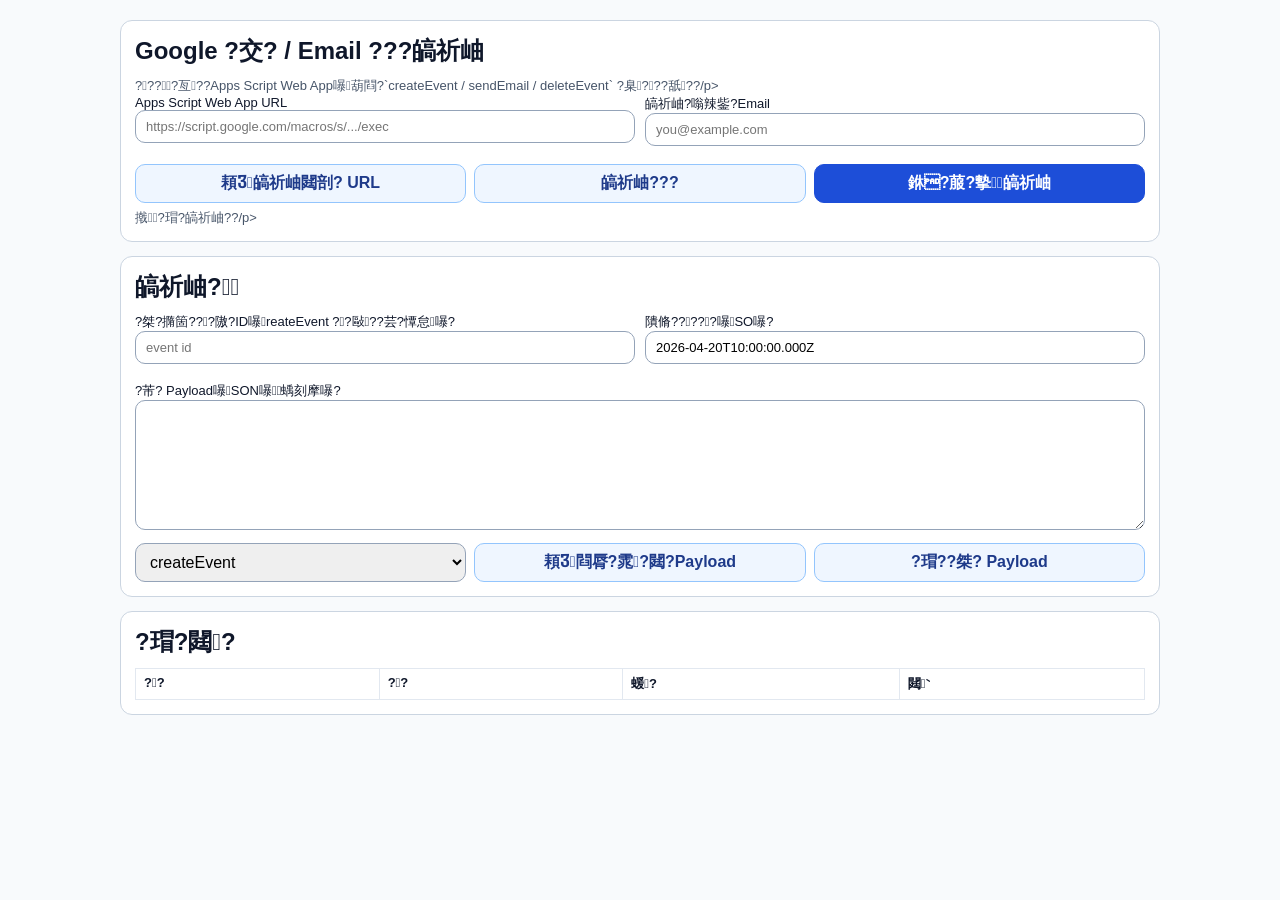
<file: leave-integration-test.html>
<!DOCTYPE html>
<html lang="zh-Hant">
<head>
  <meta charset="UTF-8">
  <meta name="viewport" content="width=device-width, initial-scale=1.0">
  <title>隢?蝟餌絞???皜祈岫</title>
  <style>
    :root {
      --bg: #f8fafc;
      --card: #ffffff;
      --line: #cbd5e1;
      --text: #0f172a;
      --ok: #166534;
      --err: #b91c1c;
      --brand: #1d4ed8;
    }
    * { box-sizing: border-box; }
    body {
      margin: 0;
      font-family: "Noto Sans TC", "Microsoft JhengHei", sans-serif;
      background: var(--bg);
      color: var(--text);
    }
    .shell {
      max-width: 1080px;
      margin: 0 auto;
      padding: 20px;
    }
    .card {
      background: var(--card);
      border: 1px solid var(--line);
      border-radius: 12px;
      padding: 14px;
      margin-bottom: 14px;
    }
    h1, h2 { margin: 0 0 10px 0; }
    .grid {
      display: grid;
      grid-template-columns: repeat(auto-fit, minmax(280px, 1fr));
      gap: 10px;
    }
    label { display: block; font-size: 13px; margin-bottom: 8px; }
    input, textarea, select, button {
      width: 100%;
      border: 1px solid #94a3b8;
      border-radius: 10px;
      padding: 8px 10px;
      font: inherit;
    }
    textarea { min-height: 130px; resize: vertical; font-family: ui-monospace, SFMono-Regular, Menlo, Consolas, monospace; }
    button {
      cursor: pointer;
      background: #eff6ff;
      border-color: #93c5fd;
      color: #1e3a8a;
      font-weight: 700;
    }
    button.primary {
      background: var(--brand);
      border-color: var(--brand);
      color: #fff;
    }
    .row {
      display: grid;
      grid-template-columns: 1fr 1fr;
      gap: 10px;
      margin-bottom: 10px;
    }
    .hint {
      font-size: 13px;
      color: #475569;
      margin: 6px 0 0 0;
    }
    .ok { color: var(--ok); font-weight: 700; }
    .err { color: var(--err); font-weight: 700; }
    .log {
      width: 100%;
      border-collapse: collapse;
      font-size: 13px;
    }
    .log th, .log td {
      border: 1px solid #e2e8f0;
      padding: 6px 8px;
      text-align: left;
      vertical-align: top;
    }
    .toolbar {
      display: grid;
      grid-template-columns: repeat(auto-fit, minmax(150px, 1fr));
      gap: 8px;
      margin-top: 10px;
    }
  </style>
</head>
<body>
  <main class="shell">
    <section class="card">
      <h1>Google ?交? / Email ???皜祈岫</h1>
      <p class="hint">????亙??Apps Script Web App嚗葫閰?`createEvent / sendEmail / deleteEvent` ?臬???舐??/p>
      <div class="row">
        <label>Apps Script Web App URL
          <input id="api-url" type="text" placeholder="https://script.google.com/macros/s/.../exec">
        </label>
        <label>皜祈岫?嗡辣鈭?Email
          <input id="email-to" type="email" placeholder="you@example.com">
        </label>
      </div>
      <div class="toolbar">
        <button id="load-config-btn" type="button">頛皜祈岫閮剖? URL</button>
        <button id="ping-btn" type="button">皜祈岫???</button>
        <button id="run-all-btn" class="primary" type="button">銝?菔?摰皜祈岫</button>
      </div>
      <p class="hint" id="summary-text">撠?瑁?皜祈岫??/p>
    </section>

    <section class="card">
      <h2>皜祈岫?</h2>
      <div class="row">
        <label>?桀?撱箇???隞?ID嚗reateEvent ??敺??芸?憛怠嚗?          <input id="event-id" type="text" placeholder="event id">
        </label>
        <label>隤脩?????嚗SO嚗?          <input id="start-at" type="text" value="2026-04-20T10:00:00.000Z">
        </label>
      </div>
      <label>?芾? Payload嚗SON嚗蝺刻摩嚗?        <textarea id="payload-editor"></textarea>
      </label>
      <div class="toolbar">
        <select id="action-select">
          <option value="createEvent">createEvent</option>
          <option value="sendEmail">sendEmail</option>
          <option value="deleteEvent">deleteEvent</option>
          <option value="bootstrap">bootstrap</option>
        </select>
        <button id="apply-template-btn" type="button">頛閰脣?雿?閮?Payload</button>
        <button id="run-custom-btn" type="button">?瑁??桀? Payload</button>
      </div>
    </section>

    <section class="card">
      <h2>?瑁?閮?</h2>
      <table class="log">
        <thead>
          <tr><th>??</th><th>??</th><th>蝯?</th><th>閮</th></tr>
        </thead>
        <tbody id="log-body"></tbody>
      </table>
    </section>
  </main>

  <script src="config.js?v=20260426-0007"></script>
  <script>
    (function () {
      const el = {
        apiUrl: document.getElementById("api-url"),
        emailTo: document.getElementById("email-to"),
        eventId: document.getElementById("event-id"),
        startAt: document.getElementById("start-at"),
        payloadEditor: document.getElementById("payload-editor"),
        actionSelect: document.getElementById("action-select"),
        summaryText: document.getElementById("summary-text"),
        logBody: document.getElementById("log-body"),
        loadConfigBtn: document.getElementById("load-config-btn"),
        pingBtn: document.getElementById("ping-btn"),
        runAllBtn: document.getElementById("run-all-btn"),
        applyTemplateBtn: document.getElementById("apply-template-btn"),
        runCustomBtn: document.getElementById("run-custom-btn")
      };

      function nowText() {
        const d = new Date();
        return `${d.getFullYear()}/${String(d.getMonth() + 1).padStart(2, "0")}/${String(d.getDate()).padStart(2, "0")} ${String(d.getHours()).padStart(2, "0")}:${String(d.getMinutes()).padStart(2, "0")}:${String(d.getSeconds()).padStart(2, "0")}`;
      }

      function pushLog(action, ok, message) {
        const row = document.createElement("tr");
        row.innerHTML = `
          <td>${nowText()}</td>
          <td>${action}</td>
          <td class="${ok ? "ok" : "err"}">${ok ? "??" : "憭望?"}</td>
          <td>${String(message || "").replace(/</g, "&lt;")}</td>
        `;
        el.logBody.prepend(row);
      }

      function getApiUrl() {
        return String(el.apiUrl.value || "").trim();
      }

      function buildTemplate(action) {
        const startAt = String(el.startAt.value || new Date().toISOString()).trim();
        const endAt = new Date(new Date(startAt).getTime() + 60 * 60 * 1000).toISOString();
        const eventId = String(el.eventId.value || "").trim();
        const to = String(el.emailTo.value || "").trim();
        if (action === "createEvent") {
          return {
            lessonId: "TEST_LESSON_001",
            eventId,
            title: "?游?皜祈岫隤脩? STU001/CH001",
            startAt,
            endAt,
            studentCode: "STU001",
            studentName: "皜祈岫摮貊?",
            coachCode: "CH001",
            coachName: "皜祈岫?毀",
            sourceType: "REGULAR",
            reason: "integration-test"
          };
        }
        if (action === "deleteEvent") {
          return {
            lessonId: "TEST_LESSON_001",
            eventId,
            title: "?游?皜祈岫隤脩? STU001/CH001",
            startAt,
            endAt,
            studentCode: "STU001",
            studentName: "皜祈岫摮貊?",
            coachCode: "CH001",
            coachName: "皜祈岫?毀",
            sourceType: "REGULAR",
            reason: "integration-test-cleanup"
          };
        }
        if (action === "sendEmail") {
          return {
            template: "integration_test",
            to,
            studentCode: "STU001",
            studentName: "皜祈岫摮貊?",
            coachCode: "CH001",
            coachName: "皜祈岫?毀",
            when: startAt
          };
        }
        return {};
      }

      function writePayloadTemplate() {
        const action = el.actionSelect.value;
        const payload = buildTemplate(action);
        el.payloadEditor.value = JSON.stringify(payload, null, 2);
      }

      async function callApi(action, payload) {
        const url = getApiUrl();
        if (!url) {
          throw new Error("隢?憛?Apps Script URL");
        }
        if (!/\/exec(\?|$)/.test(url)) {
          throw new Error("Apps Script URL ?絲靘???Web App ?瑁?蝬脣?嚗虜?隞?/exec 蝯偏嚗?);
        }
        const response = await fetch(url, {
          method: "POST",
          cache: "no-store",
          headers: { "Content-Type": "text/plain;charset=UTF-8" },
          body: JSON.stringify({ action, ...payload, _ts: Date.now() })
        });
        const rawText = await response.text();
        let json = null;
        try {
          json = rawText ? JSON.parse(rawText) : {};
        } catch (error) {
          const preview = String(rawText || "").slice(0, 180);
          throw new Error(`????JSON嚗TTP ${response.status}嚗?賣?函蔡甈???URL ?航炊????畾蛛?${preview}`);
        }
        if (!response.ok || json?.ok === false) {
          throw new Error(`${json?.message || `${action} 憭望?`}嚗TTP ${response.status}嚗);
        }
        return json;
      }

      async function runCustom() {
        const action = el.actionSelect.value;
        let payload = {};
        try {
          payload = JSON.parse(el.payloadEditor.value || "{}");
        } catch (error) {
          pushLog(action, false, `JSON ?澆??航炊嚗?{error.message}`);
          return;
        }
        try {
          const result = await callApi(action, payload);
          if (action === "createEvent" && (result.eventId || result.calendarEventId)) {
            el.eventId.value = result.eventId || result.calendarEventId;
          }
          pushLog(action, true, JSON.stringify(result));
        } catch (error) {
          pushLog(action, false, error.message || "?芰?航炊");
        }
      }

      async function runPing() {
        try {
          const result = await callApi("bootstrap", {});
          pushLog("bootstrap", true, "?????");
          el.summaryText.innerHTML = "<span class='ok'>?????嚗??皜祈岫 createEvent/sendEmail/deleteEvent??/span>";
          return result;
        } catch (error) {
          const message = error.message || "?芰?航炊";
          pushLog("bootstrap", false, message);
          el.summaryText.innerHTML = `<span class='err'>???憭望?嚗?{String(message).replace(/</g, "&lt;")}</span>`;
          throw error;
        }
      }

      async function runAll() {
        el.summaryText.textContent = "?瑁?銝?..";
        try {
          await runPing();
          const createPayload = buildTemplate("createEvent");
          const createResult = await callApi("createEvent", createPayload);
          const createdEventId = createResult.eventId || createResult.calendarEventId || "";
          if (createdEventId) {
            el.eventId.value = createdEventId;
          }
          pushLog("createEvent", true, JSON.stringify(createResult));

          const emailPayload = buildTemplate("sendEmail");
          const emailResult = await callApi("sendEmail", emailPayload);
          pushLog("sendEmail", true, JSON.stringify(emailResult));

          const deletePayload = buildTemplate("deleteEvent");
          const deleteResult = await callApi("deleteEvent", deletePayload);
          pushLog("deleteEvent", true, JSON.stringify(deleteResult));

          el.summaryText.innerHTML = "<span class='ok'>摰皜祈岫??嚗reateEvent?endEmail?eleteEvent ?賢??單???/span>";
        } catch (error) {
          const message = error.message || "?芰?航炊";
          pushLog("runAll", false, message);
          el.summaryText.innerHTML = `<span class='err'>摰皜祈岫憭望?嚗?{String(message).replace(/</g, "&lt;")}</span>`;
        }
      }

      el.loadConfigBtn.addEventListener("click", () => {
        const url = String(window.APP_CONFIG?.appsScriptUrl || "").trim();
        el.apiUrl.value = url;
        el.summaryText.textContent = url ? "撌脰???config.leave-test.js URL?? : "config.leave-test.js ?桀?瘝? appsScriptUrl??;
      });
      el.pingBtn.addEventListener("click", runPing);
      el.runAllBtn.addEventListener("click", runAll);
      el.applyTemplateBtn.addEventListener("click", writePayloadTemplate);
      el.runCustomBtn.addEventListener("click", runCustom);
      el.actionSelect.addEventListener("change", writePayloadTemplate);

      if (window.APP_CONFIG?.appsScriptUrl) {
        el.apiUrl.value = String(window.APP_CONFIG.appsScriptUrl).trim();
      }
      writePayloadTemplate();
    })();
  </script>
</body>
</html>
</file>
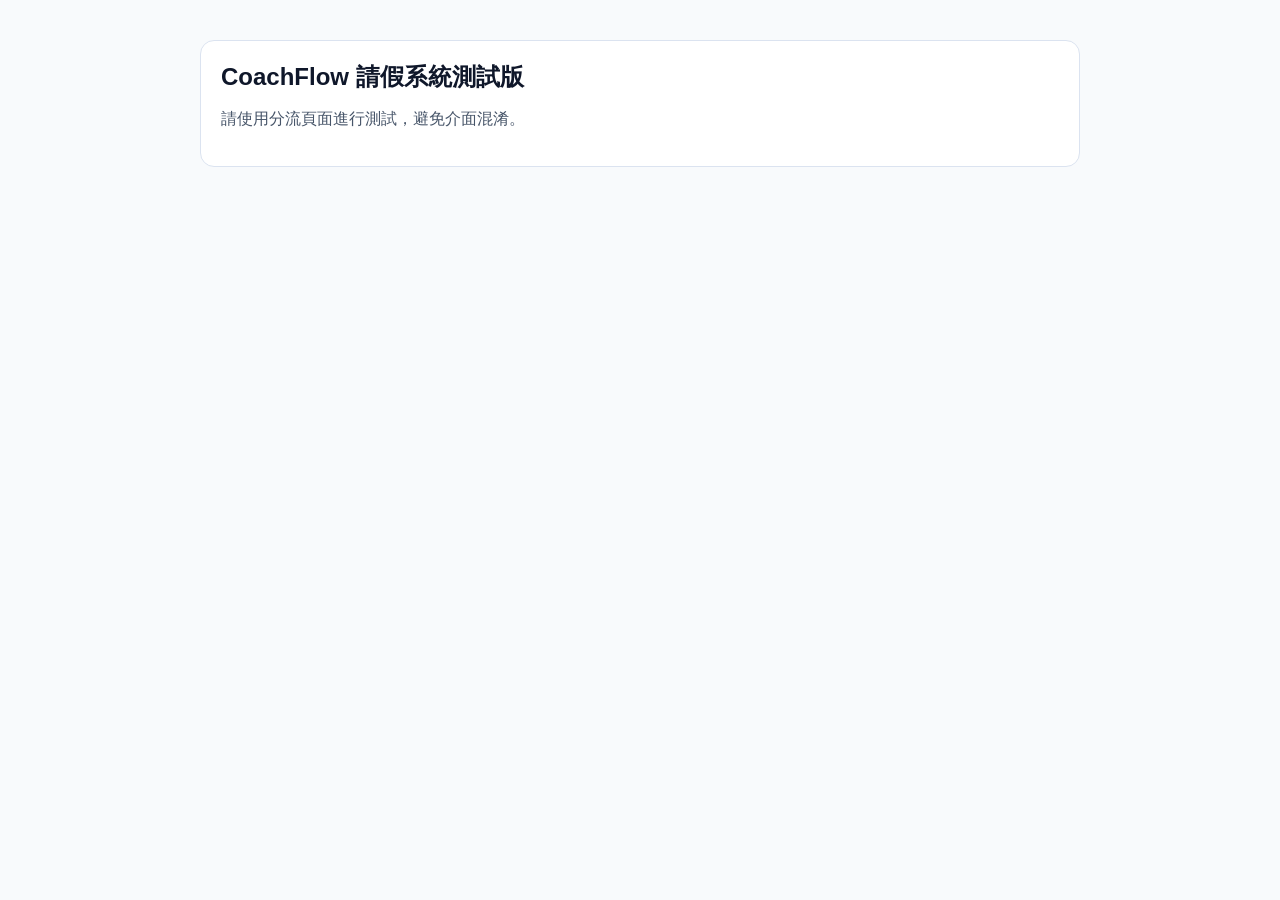
<file: leave-sandbox.html>
﻿<!DOCTYPE html>
<html lang="zh-Hant">
<head>
  <meta charset="UTF-8">
  <meta name="viewport" content="width=device-width, initial-scale=1.0">
  <title>CoachFlow 請假系統測試版</title>
  <style>
    body { font-family: "Noto Sans TC", sans-serif; margin: 0; background: #f8fafc; color: #0f172a; }
    main { max-width: 880px; margin: 0 auto; padding: 40px 16px; }
    .card { background: #fff; border: 1px solid #dbe3f0; border-radius: 14px; padding: 20px; }
    h1 { margin: 0 0 8px; }
    p { color: #475569; }
  </style>
</head>
<body>
  <main>
    <section class="card">
      <h1>CoachFlow 請假系統測試版</h1>
      <p>請使用分流頁面進行測試，避免介面混淆。</p>
    </section>
  </main>
</body>
</html>
</file>
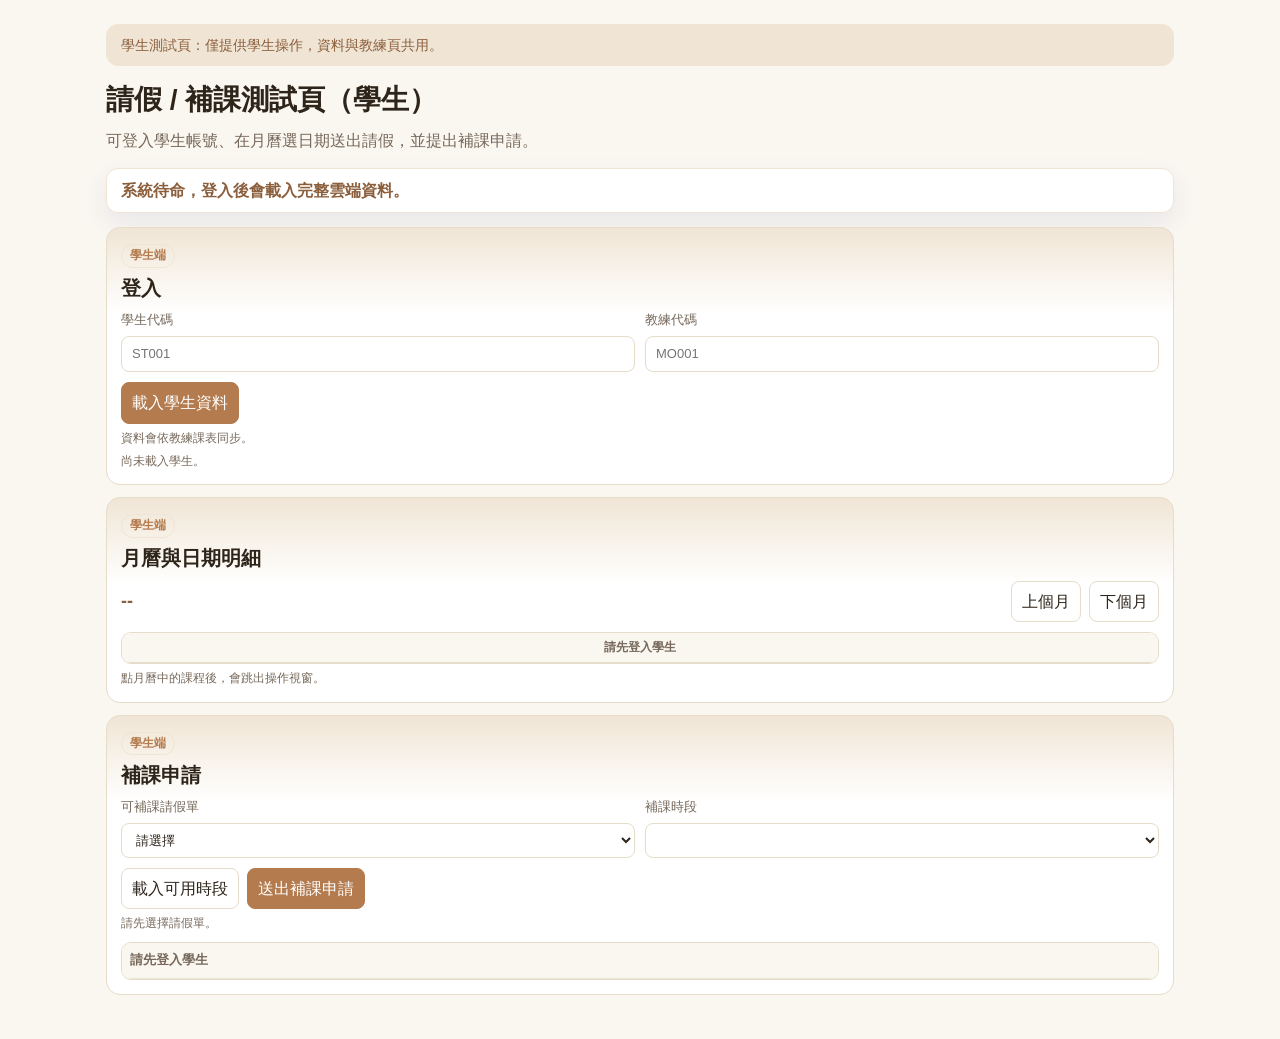
<file: leave-student-sandbox.html>
<!DOCTYPE html>
<html lang="zh-Hant">
<head>
  <meta charset="UTF-8">
  <meta name="viewport" content="width=device-width, initial-scale=1.0">
  <title>CoachFlow 請假系統測試版（學生）</title>
  <script>
    // 加 ?debug=1 到網址啟用手機 console（Eruda）。
    (function () {
      try {
        if (!new URLSearchParams(location.search).has("debug")) return;
        var s = document.createElement("script");
        s.src = "https://cdn.jsdelivr.net/npm/eruda";
        s.onload = function () { if (window.eruda) window.eruda.init(); };
        document.head.appendChild(s);
      } catch (e) {}
    })();
  </script>
  <style>
    :root {
      /* Palette A — 苔綠 + 暖灰（學生與教練統一品牌色，bg 不變仍為冷白以區分角色） */
      --bg: #FAF6F0;
      --card: #FFFFFF;
      --line: #E5DCC9;
      --line-soft: #EDE5D5;
      --text: #2D241A;
      --muted: #76685A;
      --brand: #B47B4E;
      --brand-deep: #8B5E3C;
      --brand-soft: #F0E5D5;
    }
    * { box-sizing: border-box; }
    body {
      margin: 0;
      font-family: "Noto Sans TC", sans-serif;
      background: var(--bg);
      color: var(--text);
      line-height: 1.45;
    }
    body.modal-open { overflow: hidden; }
    [hidden] { display: none !important; }
    .shell { max-width: 1100px; margin: 0 auto; padding: 24px 16px 44px; }
    .banner {
      border: 1px solid var(--brand-soft);
      background: var(--brand-soft);
      color: var(--brand-deep);
      border-radius: 12px;
      padding: 10px 14px;
      margin-bottom: 14px;
      font-size: 14px;
    }
    h1 { margin: 0 0 8px; font-size: 28px; }
    .sub { margin: 0 0 16px; color: var(--muted); }
    .operation-status {
      border: 1px solid var(--brand-soft);
      background: #ffffff;
      color: var(--brand-deep);
      border-radius: 12px;
      padding: 10px 14px;
      margin: 0 0 14px;
      font-weight: 700;
      box-shadow: 0 10px 24px rgba(30, 64, 175, 0.08);
    }
    .operation-status[data-tone="success"] { border-color: var(--success); background: var(--success-soft); color: var(--brand-deep); }
    .operation-status[data-tone="warning"] { border-color: var(--warning); background: var(--warning-soft); color: var(--warning); }
    .pending-leave-banner {
      display: flex;
      align-items: center;
      justify-content: space-between;
      gap: 12px;
      border: 1px solid var(--danger, #B85959);
      background: var(--danger-soft, #F4DCDC);
      color: var(--danger, #B85959);
      border-radius: 12px;
      padding: 10px 14px;
      margin: 0 0 14px;
      font-size: 13px;
      font-weight: 700;
    }
    .pending-leave-banner button {
      flex: 0 0 auto;
      border: 1px solid var(--danger, #B85959);
      background: var(--danger, #B85959);
      color: #fff;
      border-radius: 8px;
      padding: 6px 14px;
      font-size: 13px;
      font-weight: 700;
      cursor: pointer;
    }
    .pending-leave-banner button:disabled { opacity: 0.6; cursor: not-allowed; }
    .pending-leave-text { flex: 1; line-height: 1.4; }
    .card {
      border: 1px solid var(--line);
      border-radius: 14px;
      background: linear-gradient(180deg, var(--brand-soft) 0, #ffffff 86px);
      padding: 14px;
      margin-top: 12px;
    }
    .role {
      display: inline-block;
      padding: 2px 8px;
      border-radius: 999px;
      border: 1px solid var(--brand-soft);
      color: var(--brand);
      font-size: 12px;
      font-weight: 800;
      margin-bottom: 6px;
    }
    h2 { margin: 0 0 8px; font-size: 20px; }
    .form-row {
      display: grid;
      grid-template-columns: repeat(2, minmax(120px, 1fr));
      gap: 10px;
      margin-bottom: 10px;
    }
    label {
      display: flex;
      flex-direction: column;
      gap: 6px;
      font-size: 13px;
      color: var(--muted);
    }
    input, select, button {
      font: inherit;
      border: 1px solid var(--line);
      border-radius: 8px;
      padding: 8px 10px;
      background: #fff;
      color: var(--text);
    }
    button { cursor: pointer; }
    button.primary { border-color: var(--brand); background: var(--brand); color: #fff; }
    .btn-row { display: flex; gap: 8px; flex-wrap: wrap; }
    .hint { margin: 6px 0 0; font-size: 12px; color: var(--muted); }
    .table-wrap {
      overflow-x: auto;
      border: 1px solid var(--line);
      border-radius: 10px;
    }
    table { width: 100%; border-collapse: collapse; min-width: 740px; font-size: 13px; }
    th, td { border-bottom: 1px solid var(--line-soft); padding: 8px; text-align: left; vertical-align: top; }
    th { background: var(--bg); color: var(--muted); font-weight: 700; }
    .status {
      display: inline-flex;
      padding: 2px 8px;
      border-radius: 999px;
      font-size: 12px;
      font-weight: 700;
      border: 1px solid transparent;
      white-space: nowrap;
    }
    .status.normal { background: #ecfeff; color: #155e75; border-color: #a5f3fc; }
    .status.pending { background: var(--brand-soft); color: var(--brand); border-color: var(--brand-soft); }
    .status.approved { background: var(--success-soft); color: var(--brand-deep); border-color: var(--success-soft); }
    .status.rejected, .status.expired, .status.cancelled { background: var(--danger-soft); color: var(--danger); border-color: var(--danger-soft); }
    .status.warn { background: var(--warning-soft); color: var(--warning); border-color: var(--warning-soft); }
    .log-list { margin: 0; padding-left: 18px; max-height: 180px; overflow: auto; font-size: 13px; color: var(--ink-soft, var(--text)); }
    .calendar-topbar {
      display: flex;
      justify-content: space-between;
      align-items: center;
      gap: 10px;
      margin-bottom: 10px;
    }
    .calendar-title {
      font-size: 18px;
      font-weight: 800;
      color: var(--brand-deep);
    }
    .calendar-grid {
      display: grid;
      grid-template-columns: repeat(7, minmax(0, 1fr));
      border: 1px solid var(--line);
      border-radius: 10px;
      overflow: hidden;
    }
    .cal-weekday {
      background: var(--bg-accent, var(--bg));
      border-bottom: 1px solid var(--line);
      padding: 6px 4px;
      text-align: center;
      font-size: 12px;
      color: var(--muted);
      font-weight: 700;
    }
    .cal-cell {
      min-height: 112px;
      border-right: 1px solid var(--line-soft);
      border-bottom: 1px solid var(--line-soft);
      background: #fff;
      padding: 6px;
      display: flex;
      flex-direction: column;
      align-items: stretch;
      gap: 6px;
      text-align: left;
      cursor: pointer;
    }
    .cal-cell:nth-child(7n) { border-right: none; }
    .cal-cell.dim {
      background: var(--bg);
      color: #94a3b8;
      cursor: default;
    }
    .cal-cell.today { background: var(--brand-soft); box-shadow: inset 0 0 0 3px var(--brand), 0 0 0 1px var(--brand); }
    .cal-cell.selected { background: var(--brand-soft); box-shadow: inset 0 0 0 3px var(--brand), 0 0 0 1px var(--brand); }
    .cal-date-row { display: flex; align-items: center; justify-content: space-between; gap: 6px; }
    .cal-date { font-size: 12px; font-weight: 700; color: var(--ink-soft, var(--text)); }
    .today-badge {
      display: inline-flex;
      align-items: center;
      border-radius: 999px;
      padding: 2px 8px;
      font-size: 11px;
      font-weight: 800;
      border: 1px solid var(--brand);
      color: #fff;
      background: var(--brand);
      letter-spacing: 0.5px;
    }
    .cal-item {
      border: 1px solid var(--brand-soft);
      border-radius: 8px;
      padding: 3px 5px;
      font-size: 11px;
      color: var(--brand-deep);
      background: var(--brand-soft);
      line-height: 1.3;
      display: block;
      width: 100%;
      text-align: left;
      cursor: pointer;
      white-space: nowrap;
      overflow: hidden;
      text-overflow: ellipsis;
    }
    .cal-item.selected {
      border-color: var(--brand-deep);
      background: var(--brand-soft);
      color: var(--brand);
      font-weight: 700;
    }
    .cal-item.makeup { border-color: var(--success-soft); background: var(--success-soft); color: var(--brand-deep); }
    .cal-item.leave { border-color: #bae6fd; background: #ecfeff; color: #155e75; }
    .day-detail { margin-top: 10px; border: 1px solid var(--brand-soft); border-radius: 10px; padding: 10px; background: var(--bg); }
    .day-detail h3 { margin: 0 0 8px; font-size: 16px; color: var(--brand-deep); }
    .student-lesson-cards { display: none; }
    .student-lesson-card {
      border: 1px solid var(--brand-soft);
      border-radius: 14px;
      background: #ffffff;
      padding: 12px;
      box-shadow: 0 8px 22px rgba(37, 99, 235, 0.08);
    }
    .student-lesson-card + .student-lesson-card { margin-top: 10px; }
    .student-lesson-card.is-selected {
      border-color: var(--brand-deep);
      box-shadow: 0 0 0 3px rgba(37, 99, 235, 0.14);
    }
    .student-lesson-card-head {
      display: flex;
      justify-content: space-between;
      align-items: flex-start;
      gap: 10px;
      margin-bottom: 8px;
    }
    .student-lesson-time {
      font-size: 20px;
      line-height: 1;
      font-weight: 900;
      color: var(--brand-deep);
    }
    .student-lesson-meta {
      margin-top: 4px;
      font-size: 12px;
      color: var(--muted);
    }
    .student-lesson-facts {
      display: grid;
      gap: 6px;
      margin: 10px 0;
      font-size: 13px;
      color: var(--muted);
    }
    .student-lesson-action button {
      width: 100%;
      min-height: 44px;
      border-radius: 12px;
      font-weight: 900;
    }
    .student-lesson-action button[data-action="leave"] {
      border-color: var(--brand);
      background: var(--brand);
      color: #ffffff;
    }
    .student-lesson-action button.danger {
      border-color: #dc2626;
      background: #dc2626;
      color: #ffffff;
    }
    .student-coach-blocks { display: none; margin-top: 10px; }
    .student-coach-block-card {
      border: 1px solid #bae6fd;
      border-radius: 12px;
      background: #ecfeff;
      padding: 10px;
      color: #155e75;
      font-size: 13px;
    }
    .student-coach-block-card + .student-coach-block-card { margin-top: 8px; }
    .modal {
      position: fixed;
      inset: 0;
      background: rgba(15, 23, 42, 0.5);
      display: flex;
      align-items: center;
      justify-content: center;
      padding: 16px;
      z-index: 70;
    }
    .modal[hidden] { display: none; }
    .modal-panel {
      width: min(1120px, 96vw);
      max-height: 90vh;
      overflow: auto;
      background: #fff;
      border: 1px solid var(--brand-soft);
      border-radius: 12px;
      box-shadow: 0 18px 48px rgba(15, 23, 42, 0.24);
      padding: 12px;
    }
    .modal-head {
      display: flex;
      justify-content: space-between;
      align-items: center;
      gap: 10px;
      margin-bottom: 8px;
    }
    .modal-head h3 {
      margin: 0;
      font-size: 20px;
      color: var(--brand-deep);
    }
    .close-btn {
      border: 1px solid var(--line);
      background: #fff;
      color: var(--ink-soft, var(--text));
      border-radius: 8px;
      padding: 6px 10px;
      cursor: pointer;
    }
    @media (max-width: 860px) {
      .form-row { grid-template-columns: 1fr; }
      .cal-cell { min-height: 94px; }
    }
    @media (max-width: 640px) {
      .shell { padding: 14px 10px 34px; }
      h1 { font-size: 22px; }
      .sub { font-size: 14px; }
      .card { padding: 12px; border-radius: 16px; }
      .calendar-topbar {
        align-items: stretch;
        flex-direction: column;
      }
      .calendar-topbar .btn-row {
        display: grid;
        grid-template-columns: 1fr 1fr;
      }
      .calendar-topbar .btn-row button { min-height: 42px; }
      .calendar-grid {
        display: block;
        border: none;
        border-radius: 0;
        overflow: visible;
      }
      .cal-weekday,
      .cal-cell.dim,
      .cal-cell.no-lessons:not(.today):not(.selected) {
        display: none;
      }
      .cal-cell {
        min-height: 0;
        margin-bottom: 10px;
        border: 1px solid var(--brand-soft);
        border-radius: 16px;
        padding: 10px;
        box-shadow: 0 10px 26px rgba(30, 64, 175, 0.08);
      }
      .cal-cell.today {
        box-shadow: inset 0 0 0 2px var(--brand), 0 10px 26px rgba(29, 78, 216, 0.14);
      }
      .cal-cell.selected {
        box-shadow: inset 0 0 0 2px var(--brand), 0 10px 26px rgba(59, 130, 246, 0.16);
      }
      .cal-date { font-size: 16px; color: var(--brand-deep); }
      .cal-date::after {
        content: " 日";
        font-size: 12px;
        color: #64748b;
      }
      .cal-item {
        min-height: 40px;
        border-radius: 12px;
        padding: 9px 10px;
        font-size: 14px;
        font-weight: 800;
        white-space: normal;
        overflow: visible;
        text-overflow: clip;
      }
      .modal { padding: 10px; align-items: flex-end; }
      .modal-panel {
        width: 100%;
        max-height: 88vh;
        border-radius: 18px 18px 0 0;
        padding: 12px;
      }
      .student-day-table,
      .student-coach-block-table {
        display: none;
      }
      .student-lesson-cards {
        display: block;
      }
      .student-coach-blocks {
        display: block;
      }
    }
  </style>
</head>
<body>
  <main class="shell">
    <div class="banner">學生測試頁：僅提供學生操作，資料與教練頁共用。</div>
    <h1>請假 / 補課測試頁（學生）</h1>
    <p class="sub">可登入學生帳號、在月曆選日期送出請假，並提出補課申請。</p>
    <div class="operation-status" id="ui-status-text" role="status" aria-live="polite">系統待命，登入後會載入完整雲端資料。</div>
    <div class="pending-leave-banner" id="pending-leave-banner" role="alert" aria-live="assertive" hidden>
      <span class="pending-leave-text" id="pending-leave-text"></span>
      <button type="button" id="pending-leave-retry-btn">立即重試</button>
    </div>

    <section class="card">
      <span class="role">學生端</span>
      <h2>登入</h2>
      <div class="form-row">
        <label>學生代碼
          <input id="student-code" value="" placeholder="ST001">
        </label>
        <label>教練代碼
          <input id="student-coach-code" value="" placeholder="MO001">
        </label>
      </div>
      <div class="btn-row">
        <button id="student-login-btn" class="primary" type="button">載入學生資料</button>
      </div>
      <p class="hint">資料會依教練課表同步。</p>
      <p class="hint" id="student-session-text">尚未載入學生。</p>
    </section>

    <section class="card">
      <span class="role">學生端</span>
      <h2>月曆與日期明細</h2>
      <div class="calendar-topbar">
        <div class="calendar-title" id="student-calendar-month-label">--</div>
        <div class="btn-row">
          <button id="student-calendar-prev-btn" type="button">上個月</button>
          <button id="student-calendar-next-btn" type="button">下個月</button>
        </div>
      </div>
      <div class="calendar-grid" id="student-calendar-grid"></div>
      <p class="hint">點月曆中的課程後，會跳出操作視窗。</p>
    </section>

    <section class="card">
      <span class="role">學生端</span>
      <h2>補課申請</h2>
      <div class="form-row">
        <label>可補課請假單
          <select id="makeup-leave-select"></select>
        </label>
        <label>補課時段
          <select id="makeup-slot-select"></select>
        </label>
      </div>
      <div class="btn-row" style="margin-top:10px;">
        <button id="load-slots-btn" type="button">載入可用時段</button>
        <button id="submit-makeup-btn" class="primary" type="button">送出補課申請</button>
      </div>
      <p class="hint" id="slot-window-hint">請先選擇請假單。</p>
      <div class="table-wrap" style="margin-top:10px;">
        <table id="student-makeup-table"></table>
      </div>
    </section>

    <section class="card">
      <span class="role">學生紀錄</span>
      <h2>事件記錄</h2>
      <ol class="log-list" id="event-log"></ol>
    </section>
  </main>

  <div class="modal" id="student-day-modal" hidden>
    <div class="modal-panel">
      <div class="modal-head">
        <h3>學生日檢視</h3>
        <button type="button" class="close-btn" id="student-day-modal-close">關閉</button>
      </div>
      <div class="day-detail" id="student-day-detail">
        <h3>請先登入學生</h3>
      </div>
    </div>
  </div>

  <script src="config.js?v=20261001-october-sync"></script>
  <script src="leave-sandbox.js?v=20261001-october-sync"></script>
</body>
</html>
</file>
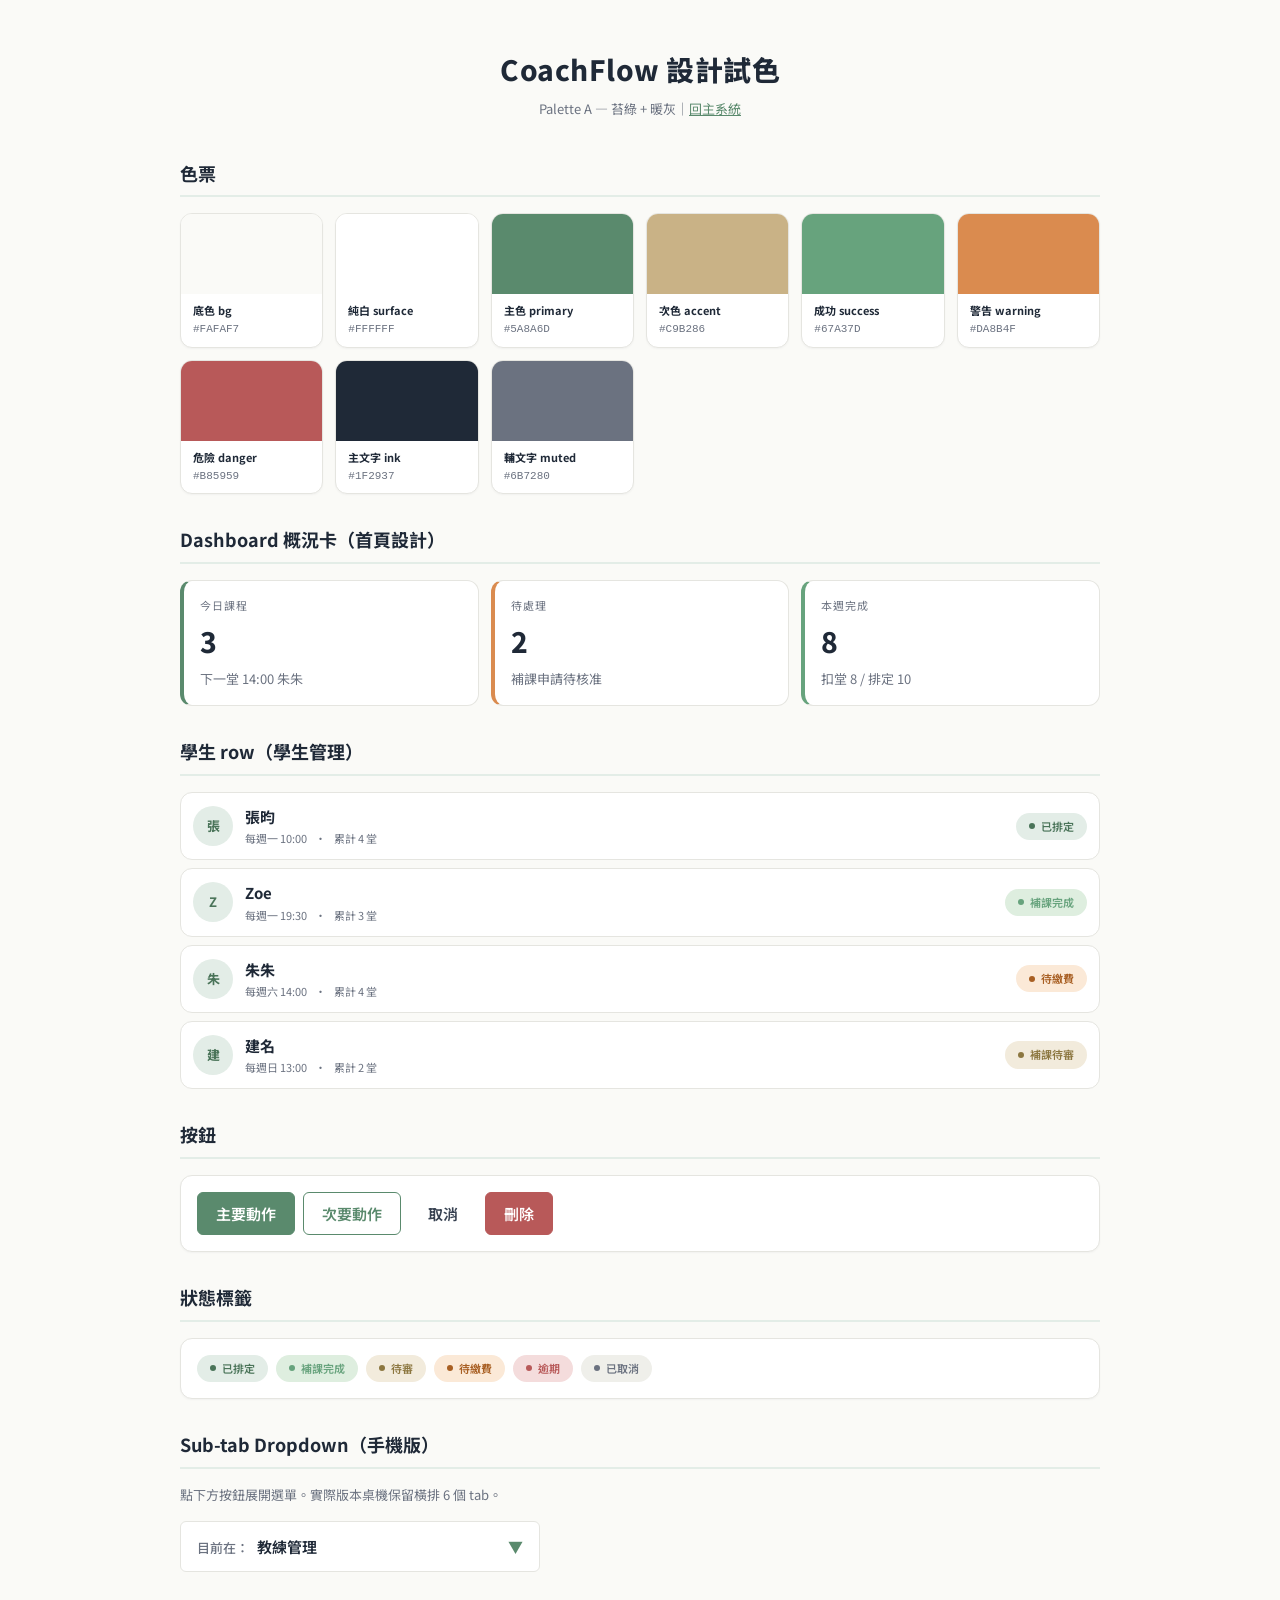
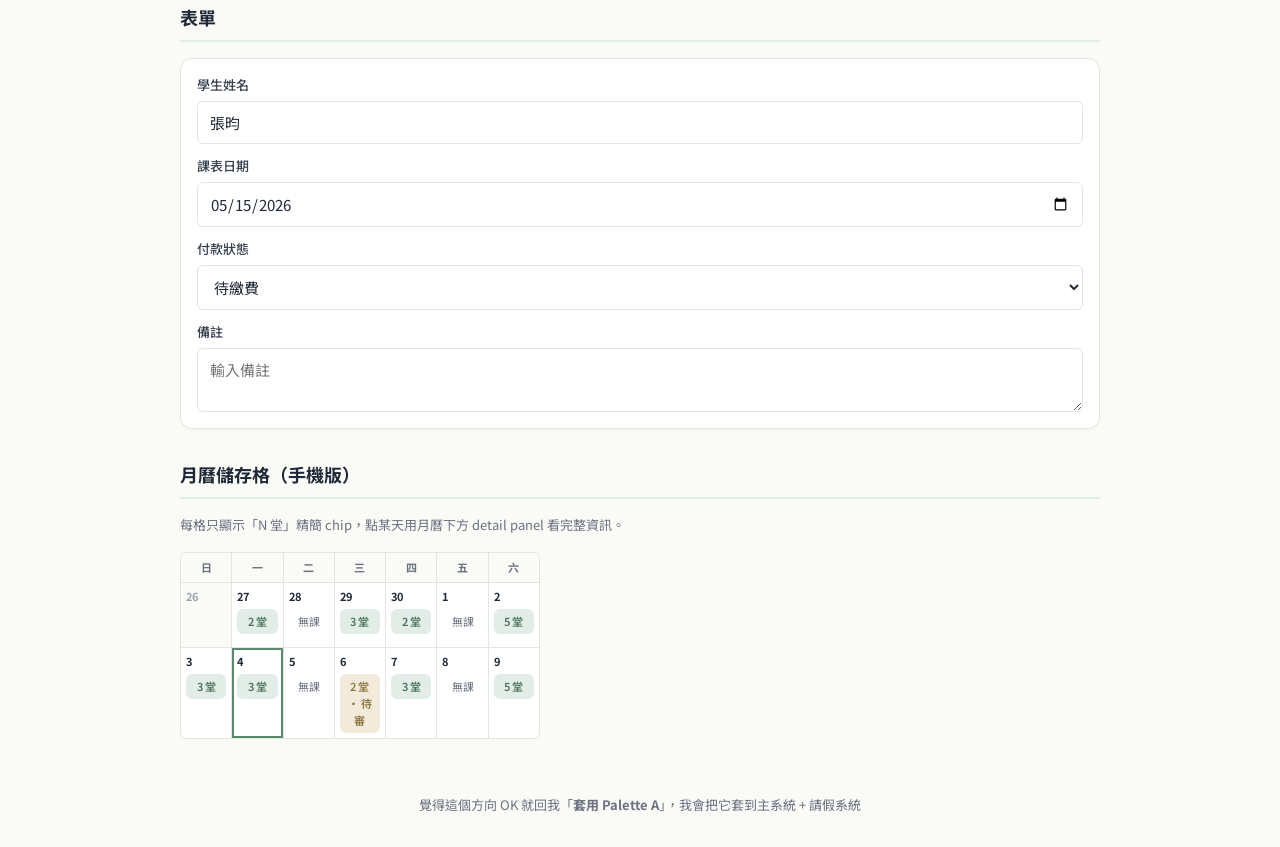
<file: palette-demo.html>
<!DOCTYPE html>
<html lang="zh-Hant">
<head>
  <meta charset="UTF-8">
  <meta name="viewport" content="width=device-width, initial-scale=1.0, viewport-fit=cover">
  <title>CoachFlow 設計試色 — Palette A 苔綠</title>
  <link rel="preconnect" href="https://fonts.googleapis.com">
  <link rel="preconnect" href="https://fonts.gstatic.com" crossorigin>
  <link href="https://fonts.googleapis.com/css2?family=Noto+Sans+TC:wght@400;500;600;700;800&display=swap" rel="stylesheet">
  <style>
    :root {
      /* palette A — 苔綠 + 暖灰 */
      --bg: #FAFAF7;
      --surface: #FFFFFF;
      --border: #E5E5E0;
      --border-soft: #EFEFEA;
      --primary: #5A8A6D;
      --primary-hover: #4A7459;
      --primary-soft: #E3EDE7;
      --accent: #C9B286;
      --accent-soft: #F2EBDC;
      --success: #67A37D;
      --success-soft: #DEEEDF;
      --warning: #DA8B4F;
      --warning-soft: #FBE9D7;
      --danger: #B85959;
      --danger-soft: #F4DCDC;
      --ink: #1F2937;
      --ink-soft: #374151;
      --muted: #6B7280;
      --muted-soft: #9CA3AF;

      /* spacing */
      --space-1: 4px;
      --space-2: 8px;
      --space-3: 12px;
      --space-4: 16px;
      --space-5: 24px;
      --space-6: 32px;
      --space-7: 48px;

      /* radius */
      --radius-sm: 6px;
      --radius-md: 12px;
      --radius-lg: 20px;
      --radius-pill: 999px;

      /* shadow */
      --shadow-sm: 0 1px 2px rgba(15, 23, 42, 0.04);
      --shadow-md: 0 2px 10px rgba(15, 23, 42, 0.06);
      --shadow-lg: 0 6px 24px rgba(15, 23, 42, 0.08);

      /* font */
      --font-xs: 11px;
      --font-sm: 13px;
      --font-md: 15px;
      --font-lg: 18px;
      --font-xl: 22px;
      --font-2xl: 28px;
    }

    * { box-sizing: border-box; margin: 0; padding: 0; }

    body {
      font-family: "Noto Sans TC", -apple-system, BlinkMacSystemFont, sans-serif;
      background: var(--bg);
      color: var(--ink);
      font-size: var(--font-md);
      line-height: 1.55;
      padding: var(--space-5) var(--space-4);
    }

    .shell {
      max-width: 920px;
      margin: 0 auto;
      display: grid;
      gap: var(--space-6);
    }

    .page-head {
      text-align: center;
      padding: var(--space-5) 0 var(--space-2);
    }
    .page-head h1 {
      font-size: var(--font-2xl);
      font-weight: 800;
      color: var(--ink);
      letter-spacing: 0.5px;
    }
    .page-head p {
      color: var(--muted);
      font-size: var(--font-sm);
      margin-top: var(--space-2);
    }

    section.demo {
      display: grid;
      gap: var(--space-4);
    }
    .section-title {
      font-size: var(--font-lg);
      font-weight: 700;
      color: var(--ink);
      padding-bottom: var(--space-2);
      border-bottom: 2px solid var(--primary-soft);
    }
    .section-note {
      font-size: var(--font-sm);
      color: var(--muted);
    }

    /* ===== 色票 ===== */
    .swatches {
      display: grid;
      grid-template-columns: repeat(auto-fill, minmax(140px, 1fr));
      gap: var(--space-3);
    }
    .swatch {
      background: var(--surface);
      border: 1px solid var(--border);
      border-radius: var(--radius-md);
      overflow: hidden;
      box-shadow: var(--shadow-sm);
    }
    .swatch-color {
      height: 80px;
    }
    .swatch-meta {
      padding: var(--space-2) var(--space-3);
      font-size: var(--font-xs);
    }
    .swatch-name { font-weight: 700; color: var(--ink); }
    .swatch-hex { color: var(--muted); margin-top: 2px; font-family: monospace; }

    /* ===== Card / Component ===== */
    .card {
      background: var(--surface);
      border: 1px solid var(--border);
      border-radius: var(--radius-md);
      padding: var(--space-4);
      box-shadow: var(--shadow-sm);
    }
    .card-stack { display: grid; gap: var(--space-3); }
    .card-head {
      display: flex;
      align-items: center;
      justify-content: space-between;
      gap: var(--space-3);
      margin-bottom: var(--space-3);
    }
    .card-title { font-size: var(--font-lg); font-weight: 700; }
    .card-kicker { font-size: var(--font-xs); color: var(--muted); text-transform: uppercase; letter-spacing: 1px; }

    /* ===== 按鈕 ===== */
    .btn-group { display: flex; flex-wrap: wrap; gap: var(--space-2); }
    button, .btn {
      font-family: inherit;
      font-size: var(--font-md);
      font-weight: 600;
      padding: 10px 18px;
      border-radius: var(--radius-sm);
      border: 1px solid transparent;
      cursor: pointer;
      transition: all 0.15s ease;
    }
    .btn-primary {
      background: var(--primary);
      color: #fff;
      border-color: var(--primary);
    }
    .btn-primary:hover { background: var(--primary-hover); border-color: var(--primary-hover); }
    .btn-secondary {
      background: transparent;
      color: var(--primary);
      border-color: var(--primary);
    }
    .btn-secondary:hover { background: var(--primary-soft); }
    .btn-ghost {
      background: transparent;
      color: var(--ink-soft);
      border-color: transparent;
    }
    .btn-ghost:hover { background: var(--border-soft); }
    .btn-danger {
      background: var(--danger);
      color: #fff;
      border-color: var(--danger);
    }

    /* ===== Status chips ===== */
    .chips { display: flex; flex-wrap: wrap; gap: var(--space-2); }
    .chip {
      display: inline-flex;
      align-items: center;
      gap: 6px;
      padding: 4px 12px;
      border-radius: var(--radius-pill);
      font-size: var(--font-xs);
      font-weight: 600;
      border: 1px solid transparent;
    }
    .chip::before { content: ""; width: 6px; height: 6px; border-radius: 50%; background: currentColor; }
    .chip.scheduled { background: var(--primary-soft); color: var(--primary-hover); }
    .chip.makeup    { background: var(--success-soft); color: var(--success); }
    .chip.pending   { background: var(--accent-soft); color: #8C7740; }
    .chip.unpaid    { background: var(--warning-soft); color: #A85F23; }
    .chip.danger    { background: var(--danger-soft); color: var(--danger); }
    .chip.muted     { background: var(--border-soft); color: var(--muted); }

    /* ===== 表單 ===== */
    .form-grid { display: grid; gap: var(--space-3); }
    label.field { display: grid; gap: 6px; font-size: var(--font-sm); font-weight: 500; color: var(--ink-soft); }
    input, select, textarea {
      font-family: inherit;
      font-size: var(--font-md);
      padding: 10px 12px;
      border: 1px solid var(--border);
      border-radius: var(--radius-sm);
      background: var(--surface);
      color: var(--ink);
      transition: border-color 0.15s ease, box-shadow 0.15s ease;
    }
    input:focus, select:focus, textarea:focus {
      outline: none;
      border-color: var(--primary);
      box-shadow: 0 0 0 3px var(--primary-soft);
    }

    /* ===== Dashboard 範例 ===== */
    .dashboard {
      display: grid;
      grid-template-columns: repeat(auto-fit, minmax(260px, 1fr));
      gap: var(--space-3);
    }
    .stat {
      background: var(--surface);
      border: 1px solid var(--border);
      border-radius: var(--radius-md);
      padding: var(--space-4);
      display: grid;
      gap: 6px;
    }
    .stat-label { font-size: var(--font-xs); color: var(--muted); text-transform: uppercase; letter-spacing: 1px; }
    .stat-value { font-size: var(--font-2xl); font-weight: 800; color: var(--ink); }
    .stat-hint { font-size: var(--font-sm); color: var(--muted); }
    .stat.is-warning { border-left: 4px solid var(--warning); }
    .stat.is-success { border-left: 4px solid var(--success); }
    .stat.is-primary { border-left: 4px solid var(--primary); }

    /* ===== 學生 row ===== */
    .student-list { display: grid; gap: var(--space-2); }
    .student-row {
      display: grid;
      grid-template-columns: auto 1fr auto;
      gap: var(--space-3);
      align-items: center;
      padding: var(--space-3);
      background: var(--surface);
      border: 1px solid var(--border);
      border-radius: var(--radius-md);
    }
    .avatar {
      width: 40px; height: 40px;
      border-radius: 50%;
      background: var(--primary-soft);
      color: var(--primary-hover);
      display: grid;
      place-items: center;
      font-weight: 700;
      font-size: var(--font-sm);
    }
    .student-info { display: grid; gap: 2px; }
    .student-name { font-weight: 700; }
    .student-meta { font-size: var(--font-xs); color: var(--muted); display: flex; gap: 8px; flex-wrap: wrap; }

    /* ===== Sub-tab dropdown ===== */
    .subtab-mobile {
      position: relative;
      max-width: 360px;
    }
    .subtab-trigger {
      width: 100%;
      display: flex;
      align-items: center;
      justify-content: space-between;
      padding: 14px 16px;
      background: var(--surface);
      border: 1px solid var(--border);
      border-radius: var(--radius-sm);
      font-size: var(--font-md);
      font-weight: 600;
      color: var(--ink);
      cursor: pointer;
    }
    .subtab-trigger .label { color: var(--muted); font-weight: 500; font-size: var(--font-sm); margin-right: 8px; }
    .subtab-trigger .chevron { color: var(--primary); font-weight: 700; }
    .subtab-list {
      position: absolute;
      left: 0; right: 0; top: calc(100% + 4px);
      background: var(--surface);
      border: 1px solid var(--border);
      border-radius: var(--radius-sm);
      box-shadow: var(--shadow-md);
      overflow: hidden;
      z-index: 5;
    }
    .subtab-item {
      display: flex;
      align-items: center;
      gap: 10px;
      padding: 12px 16px;
      cursor: pointer;
      font-size: var(--font-md);
      color: var(--ink-soft);
      border-bottom: 1px solid var(--border-soft);
    }
    .subtab-item:last-child { border-bottom: 0; }
    .subtab-item:hover { background: var(--primary-soft); color: var(--primary-hover); }
    .subtab-item.is-active { color: var(--primary); font-weight: 700; background: var(--primary-soft); }
    .subtab-item .check { width: 14px; color: var(--primary); }
    .subtab-item.divider { padding: 0; height: 1px; background: var(--border); pointer-events: none; }

    /* ===== Calendar cell mobile ===== */
    .calendar-preview {
      display: grid;
      grid-template-columns: repeat(7, 1fr);
      gap: 1px;
      background: var(--border);
      border: 1px solid var(--border);
      border-radius: var(--radius-sm);
      overflow: hidden;
      max-width: 360px;
    }
    .calendar-preview .head {
      background: var(--bg);
      text-align: center;
      padding: 6px 0;
      font-size: var(--font-xs);
      font-weight: 700;
      color: var(--muted);
    }
    .calendar-preview .cell {
      background: var(--surface);
      min-height: 64px;
      padding: 5px;
      font-size: var(--font-xs);
      display: grid;
      gap: 4px;
      align-content: start;
    }
    .calendar-preview .cell.dim { background: var(--bg); color: var(--muted-soft); }
    .calendar-preview .cell.today { box-shadow: inset 0 0 0 2px var(--primary); }
    .calendar-preview .date { font-weight: 700; }
    .calendar-preview .summary {
      font-size: 11px;
      padding: 4px 5px;
      text-align: center;
      background: var(--primary-soft);
      border-radius: 6px;
      color: var(--primary-hover);
      font-weight: 600;
    }
    .calendar-preview .cell.no-lessons .summary { background: transparent; color: var(--muted); font-weight: 400; }
    .calendar-preview .cell.has-pending .summary { background: var(--accent-soft); color: #8C7740; }

    @media (max-width: 600px) {
      :root { --font-2xl: 24px; }
      body { padding: var(--space-3); }
      .shell { gap: var(--space-5); }
    }
  </style>
</head>
<body>
  <div class="shell">

    <header class="page-head">
      <h1>CoachFlow 設計試色</h1>
      <p>Palette A — 苔綠 + 暖灰｜<a href="https://ntpc-uas.github.io/coachflow/" style="color: var(--primary);">回主系統</a></p>
    </header>

    <!-- 色票 -->
    <section class="demo">
      <h2 class="section-title">色票</h2>
      <div class="swatches">
        <div class="swatch"><div class="swatch-color" style="background:#FAFAF7"></div><div class="swatch-meta"><div class="swatch-name">底色 bg</div><div class="swatch-hex">#FAFAF7</div></div></div>
        <div class="swatch"><div class="swatch-color" style="background:#FFFFFF"></div><div class="swatch-meta"><div class="swatch-name">純白 surface</div><div class="swatch-hex">#FFFFFF</div></div></div>
        <div class="swatch"><div class="swatch-color" style="background:#5A8A6D"></div><div class="swatch-meta"><div class="swatch-name">主色 primary</div><div class="swatch-hex">#5A8A6D</div></div></div>
        <div class="swatch"><div class="swatch-color" style="background:#C9B286"></div><div class="swatch-meta"><div class="swatch-name">次色 accent</div><div class="swatch-hex">#C9B286</div></div></div>
        <div class="swatch"><div class="swatch-color" style="background:#67A37D"></div><div class="swatch-meta"><div class="swatch-name">成功 success</div><div class="swatch-hex">#67A37D</div></div></div>
        <div class="swatch"><div class="swatch-color" style="background:#DA8B4F"></div><div class="swatch-meta"><div class="swatch-name">警告 warning</div><div class="swatch-hex">#DA8B4F</div></div></div>
        <div class="swatch"><div class="swatch-color" style="background:#B85959"></div><div class="swatch-meta"><div class="swatch-name">危險 danger</div><div class="swatch-hex">#B85959</div></div></div>
        <div class="swatch"><div class="swatch-color" style="background:#1F2937"></div><div class="swatch-meta"><div class="swatch-name">主文字 ink</div><div class="swatch-hex">#1F2937</div></div></div>
        <div class="swatch"><div class="swatch-color" style="background:#6B7280"></div><div class="swatch-meta"><div class="swatch-name">輔文字 muted</div><div class="swatch-hex">#6B7280</div></div></div>
      </div>
    </section>

    <!-- Dashboard 範例 -->
    <section class="demo">
      <h2 class="section-title">Dashboard 概況卡（首頁設計）</h2>
      <div class="dashboard">
        <div class="stat is-primary"><div class="stat-label">今日課程</div><div class="stat-value">3</div><div class="stat-hint">下一堂 14:00 朱朱</div></div>
        <div class="stat is-warning"><div class="stat-label">待處理</div><div class="stat-value">2</div><div class="stat-hint">補課申請待核准</div></div>
        <div class="stat is-success"><div class="stat-label">本週完成</div><div class="stat-value">8</div><div class="stat-hint">扣堂 8 / 排定 10</div></div>
      </div>
    </section>

    <!-- 學生 row -->
    <section class="demo">
      <h2 class="section-title">學生 row（學生管理）</h2>
      <div class="student-list">
        <div class="student-row">
          <div class="avatar">張</div>
          <div class="student-info">
            <div class="student-name">張昀</div>
            <div class="student-meta"><span>每週一 10:00</span><span>•</span><span>累計 4 堂</span></div>
          </div>
          <span class="chip scheduled">已排定</span>
        </div>
        <div class="student-row">
          <div class="avatar">Z</div>
          <div class="student-info">
            <div class="student-name">Zoe</div>
            <div class="student-meta"><span>每週一 19:30</span><span>•</span><span>累計 3 堂</span></div>
          </div>
          <span class="chip makeup">補課完成</span>
        </div>
        <div class="student-row">
          <div class="avatar">朱</div>
          <div class="student-info">
            <div class="student-name">朱朱</div>
            <div class="student-meta"><span>每週六 14:00</span><span>•</span><span>累計 4 堂</span></div>
          </div>
          <span class="chip unpaid">待繳費</span>
        </div>
        <div class="student-row">
          <div class="avatar">建</div>
          <div class="student-info">
            <div class="student-name">建名</div>
            <div class="student-meta"><span>每週日 13:00</span><span>•</span><span>累計 2 堂</span></div>
          </div>
          <span class="chip pending">補課待審</span>
        </div>
      </div>
    </section>

    <!-- 按鈕 -->
    <section class="demo">
      <h2 class="section-title">按鈕</h2>
      <div class="card">
        <div class="btn-group">
          <button class="btn btn-primary">主要動作</button>
          <button class="btn btn-secondary">次要動作</button>
          <button class="btn btn-ghost">取消</button>
          <button class="btn btn-danger">刪除</button>
        </div>
      </div>
    </section>

    <!-- 狀態 chips -->
    <section class="demo">
      <h2 class="section-title">狀態標籤</h2>
      <div class="card">
        <div class="chips">
          <span class="chip scheduled">已排定</span>
          <span class="chip makeup">補課完成</span>
          <span class="chip pending">待審</span>
          <span class="chip unpaid">待繳費</span>
          <span class="chip danger">逾期</span>
          <span class="chip muted">已取消</span>
        </div>
      </div>
    </section>

    <!-- Sub-tab dropdown 預覽 -->
    <section class="demo">
      <h2 class="section-title">Sub-tab Dropdown（手機版）</h2>
      <p class="section-note">點下方按鈕展開選單。實際版本桌機保留橫排 6 個 tab。</p>
      <div class="subtab-mobile" id="subtab">
        <button class="subtab-trigger" id="trigger">
          <span><span class="label">目前在：</span><span id="trigger-text">教練管理</span></span>
          <span class="chevron">▼</span>
        </button>
        <div class="subtab-list" id="list" style="display: none;">
          <div class="subtab-item" data-name="建立課表">建立課表</div>
          <div class="subtab-item is-active" data-name="教練管理"><span class="check">✓</span>教練管理</div>
          <div class="subtab-item" data-name="學生管理">學生管理</div>
          <div class="subtab-item" data-name="本週紀錄">本週紀錄</div>
          <div class="subtab-item" data-name="歷史查詢">歷史查詢</div>
          <div class="subtab-item divider"></div>
          <div class="subtab-item" data-name="請假系統 →">請假系統 →</div>
        </div>
      </div>
    </section>

    <!-- 表單 -->
    <section class="demo">
      <h2 class="section-title">表單</h2>
      <div class="card">
        <div class="form-grid">
          <label class="field">學生姓名<input type="text" placeholder="例如：王小明" value="張昀"></label>
          <label class="field">課表日期<input type="date" value="2026-05-15"></label>
          <label class="field">付款狀態
            <select>
              <option>已繳費</option>
              <option selected>待繳費</option>
              <option>未確認</option>
            </select>
          </label>
          <label class="field">備註<textarea rows="2" placeholder="輸入備註"></textarea></label>
        </div>
      </div>
    </section>

    <!-- 月曆 cell 預覽 -->
    <section class="demo">
      <h2 class="section-title">月曆儲存格（手機版）</h2>
      <p class="section-note">每格只顯示「N 堂」精簡 chip，點某天用月曆下方 detail panel 看完整資訊。</p>
      <div class="calendar-preview">
        <div class="head">日</div><div class="head">一</div><div class="head">二</div><div class="head">三</div><div class="head">四</div><div class="head">五</div><div class="head">六</div>

        <div class="cell dim"><div class="date">26</div></div>
        <div class="cell"><div class="date">27</div><div class="summary">2 堂</div></div>
        <div class="cell no-lessons"><div class="date">28</div><div class="summary">無課</div></div>
        <div class="cell"><div class="date">29</div><div class="summary">3 堂</div></div>
        <div class="cell"><div class="date">30</div><div class="summary">2 堂</div></div>
        <div class="cell no-lessons"><div class="date">1</div><div class="summary">無課</div></div>
        <div class="cell"><div class="date">2</div><div class="summary">5 堂</div></div>

        <div class="cell"><div class="date">3</div><div class="summary">3 堂</div></div>
        <div class="cell today"><div class="date">4</div><div class="summary">3 堂</div></div>
        <div class="cell no-lessons"><div class="date">5</div><div class="summary">無課</div></div>
        <div class="cell has-pending"><div class="date">6</div><div class="summary">2 堂 · 待審</div></div>
        <div class="cell"><div class="date">7</div><div class="summary">3 堂</div></div>
        <div class="cell no-lessons"><div class="date">8</div><div class="summary">無課</div></div>
        <div class="cell"><div class="date">9</div><div class="summary">5 堂</div></div>
      </div>
    </section>

    <footer class="page-head" style="padding-top: var(--space-4);">
      <p>覺得這個方向 OK 就回我「<strong>套用 Palette A</strong>」，我會把它套到主系統 + 請假系統</p>
    </footer>
  </div>

  <script>
    const trigger = document.getElementById("trigger");
    const list = document.getElementById("list");
    const triggerText = document.getElementById("trigger-text");
    let open = false;

    trigger.addEventListener("click", () => {
      open = !open;
      list.style.display = open ? "block" : "none";
    });

    list.addEventListener("click", (e) => {
      const item = e.target.closest(".subtab-item");
      if (!item || item.classList.contains("divider")) return;
      list.querySelectorAll(".subtab-item").forEach(el => el.classList.remove("is-active"));
      item.classList.add("is-active");
      triggerText.textContent = item.dataset.name;
      // re-render check icon
      list.querySelectorAll(".subtab-item .check").forEach(el => el.remove());
      const check = document.createElement("span");
      check.className = "check";
      check.textContent = "✓";
      item.prepend(check);
      open = false;
      list.style.display = "none";
    });

    document.addEventListener("click", (e) => {
      if (!document.getElementById("subtab").contains(e.target)) {
        open = false;
        list.style.display = "none";
      }
    });
  </script>
</body>
</html>
</file>
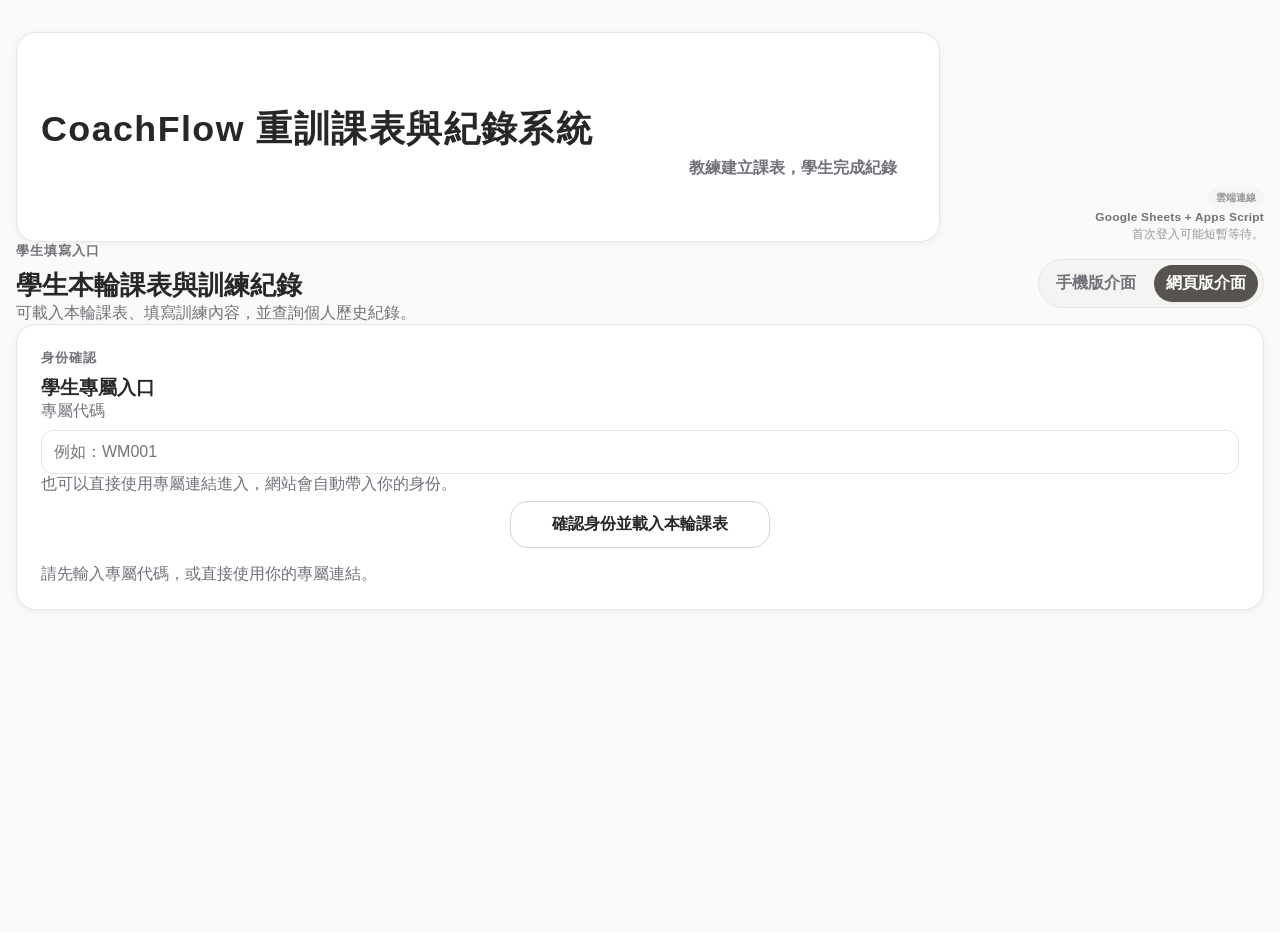
<file: student.html>
<!DOCTYPE html>
<html lang="zh-Hant">
<head>
  <meta charset="UTF-8">
  <meta name="viewport" content="width=device-width, initial-scale=1.0">
  <title>CoachFlow 學生訓練紀錄</title>
</head>
<body>
  <script>
    const PUBLIC_BASE_URL = "https://ntpc-uas.github.io/coachflow/";
    const current = new URL(window.location.href);
    const params = new URLSearchParams(current.search);
    params.set("mode", "student");
    params.set("v", "20260627-1115");
    const target = new URL("index.html", PUBLIC_BASE_URL);
    params.forEach((value, key) => target.searchParams.set(key, value));
    target.hash = current.hash || "";
    window.location.replace(target.toString());
  </script>
</body>
</html>
</file>
<file: styles.css>
:root {
  /* Palette: 碳黑 + 暖白 + 珊瑚橘（繳費狀態保留綠 / 橘紅） */
  --bg: #FAFAF8;
  --bg-accent: #F4F4F2;
  --surface: #FFFFFF;
  --surface-strong: #FFFFFF;
  --line: #E5E5E1;
  --line-strong: #D4D4D0;
  --line-soft: #EFEFEC;
  --text: #27272A;
  --ink: #27272A;
  --ink-soft: #3F3F46;
  --muted: #71717A;
  --muted-soft: #A1A1AA;
  --brand: #FB7185;
  --brand-deep: #E11D48;
  --brand-soft: #FFF1F2;
  --accent: #18181B;
  --accent-soft: #F4F4F2;
  --success: #16A34A;
  --success-soft: #DCFCE7;
  --warning: #EA580C;
  --warning-soft: #FFEDD5;
  --danger: #DC2626;
  --danger-soft: #FEE2E2;

  /* Fills（帶暖調深灰，比純碳黑柔，低彩度） */
  --fill-dark: #57534E;
  --fill-dark-hover: #44403C;

  /* Shadow（碳黑系，淡） */
  --shadow-sm: 0 1px 2px rgba(24, 24, 27, 0.04);
  --shadow-md: 0 2px 8px rgba(24, 24, 27, 0.05);
  --shadow-lg: 0 6px 20px rgba(24, 24, 27, 0.06);
  --shadow: var(--shadow-md);

  /* Spacing */
  --space-1: 4px;
  --space-2: 8px;
  --space-3: 12px;
  --space-4: 16px;
  --space-5: 24px;
  --space-6: 32px;
  --space-7: 48px;

  /* Radius */
  --radius-sm: 6px;
  --radius-md: 12px;
  --radius-lg: 20px;
  --radius-pill: 999px;

  /* Typography */
  --font-xs: 11px;
  --font-sm: 13px;
  --font-md: 15px;
  --font-lg: 18px;
  --font-xl: 22px;
  --font-2xl: 28px;

  /* Z-index */
  --z-base: 1;
  --z-sticky: 10;
  --z-modal: 100;
  --z-toast: 1000;
}

* {
  box-sizing: border-box;
}

body {
  margin: 0;
  min-height: 100vh;
  color: var(--text);
  font-family: "Noto Sans TC", sans-serif;
  background: var(--bg);
}

button,
input,
select,
textarea {
  font: inherit;
}

.app-shell {
  width: min(1360px, calc(100% - var(--space-6)));
  margin: var(--space-6) auto var(--space-7);
}

.hero {
  display: grid;
  grid-template-columns: minmax(0, 1fr) minmax(220px, 300px);
  gap: var(--space-5);
  align-items: end;
}

.hero-copy,
.card {
  background: var(--surface);
  border: 1px solid var(--line);
  border-radius: var(--radius-lg);
  box-shadow: var(--shadow-md);
}

.hero-copy {
  padding: var(--space-5);
}

.hero-copy {
  display: flex;
  flex-direction: column;
  min-height: 210px;
  justify-content: center;
  padding-top: 34px;
  padding-bottom: 22px;
}

.hero-copy .eyebrow {
  margin-bottom: 4px;
  font-size: clamp(1.5rem, 2.8vw, 2.4rem);
  letter-spacing: 0.04em;
  color: var(--ink);
  text-transform: none;
  font-weight: 800;
}

.hero-copy h1 {
  align-self: flex-end;
  margin-top: 0;
  margin-right: 2ch;
  font-size: clamp(0.98rem, 1.25vw, 1.15rem);
  line-height: 1.3;
  color: var(--muted);
  font-weight: 600;
  text-align: right;
  padding-bottom: 2px;
}

.eyebrow,
.section-kicker {
  margin: 0 0 var(--space-2);
  color: var(--muted);
  text-transform: uppercase;
  letter-spacing: 0.08em;
  font-size: var(--font-sm);
  font-weight: 700;
}

h1,
h2,
h3,
h4,
p {
  margin: 0;
}

h1 {
  font-size: clamp(2.2rem, 4vw, 3.8rem);
  line-height: 1.04;
}

h2 {
  font-size: clamp(1.4rem, 2vw, 2rem);
}

.hero-copy p:last-child,
.hero-note p,
.muted-copy,
label,
td {
  color: var(--muted);
}

.hero-note {
  display: flex;
  flex-direction: column;
  align-items: flex-end;
  gap: 2px;
  min-height: 0;
  width: fit-content;
  max-width: 360px;
  justify-self: end;
  align-self: end;
  margin-top: 4px;
  padding: 0;
  background: transparent;
  border: none;
  box-shadow: none;
  opacity: 0.72;
  backdrop-filter: none;
}

.hero-note h3 {
  font-size: 0.74rem;
  font-weight: 700;
  color: var(--ink-soft);
  letter-spacing: 0.02em;
  text-align: right;
}

.hero-note p {
  font-size: 0.72rem;
  line-height: 1.4;
  max-width: 30ch;
  text-align: right;
}

.hero-chip,
.status-pill {
  display: inline-flex;
  width: fit-content;
  align-items: center;
  padding: var(--space-2) var(--space-3);
  border-radius: var(--radius-pill);
  background: var(--brand-soft);
  color: var(--brand-deep);
  font-size: 0.9rem;
  font-weight: 800;
}

.hero-note .hero-chip {
  padding: 3px var(--space-2);
  font-size: 0.64rem;
  font-weight: 700;
  background: var(--accent-soft);
  color: var(--muted);
}

.main-tabs,
.sub-tabs {
  display: inline-flex;
  gap: var(--space-2);
  padding: var(--space-2);
  border: 1px solid var(--line);
  border-radius: var(--radius-pill);
  background: var(--surface);
}

.main-tabs {
  margin: 22px 0 18px;
}

body[data-app-mode="student"] .main-tabs,
body[data-app-mode="coach"] .main-tabs,
body[data-app-mode="admin"] .main-tabs {
  display: none !important;
}

.sub-tabs {
  margin-bottom: 18px;
}

.main-tab,
.sub-tab,
.ghost-button,
.primary-button,
.icon-button {
  border: none;
  cursor: pointer;
  transition: transform 180ms ease, opacity 180ms ease, background-color 180ms ease;
}

.main-tab,
.sub-tab {
  padding: var(--space-3) var(--space-4);
  border-radius: var(--radius-pill);
  background: transparent;
  color: var(--muted);
  font-weight: 800;
}

.main-tab.is-active,
.sub-tab.is-active {
  background: var(--fill-dark);
  color: var(--surface);
}

.panel,
.sub-panel {
  display: none;
}

.panel.is-active,
.sub-panel.is-active {
  display: block;
}

.panel-header,
.card-heading,
.button-row,
.editor-topbar {
  display: flex;
  align-items: center;
  justify-content: space-between;
  gap: 16px;
}

.coach-session-inline {
  display: inline-flex;
  align-items: center;
  gap: 10px;
  font-weight: 800;
  color: var(--muted);
  flex-wrap: wrap;
}

.coach-session-inline select {
  min-width: 180px;
}

.card-heading {
  align-items: flex-start;
}

.library-heading-actions {
  display: flex;
  align-items: center;
  justify-content: flex-end;
  gap: 12px;
  flex-wrap: wrap;
}

.sort-inline-label {
  display: inline-flex;
  align-items: center;
  gap: 10px;
  color: var(--ink-soft);
  font-size: 0.95rem;
  font-weight: 700;
}

.sort-inline-label select {
  min-width: 148px;
  padding: 10px 14px;
  border-radius: 14px;
  border: 1px solid var(--line);
  background: rgba(255, 255, 255, 0.82);
  color: var(--ink);
  font: inherit;
}

.card {
  padding: var(--space-5);
}

.split-layout {
  display: grid;
  grid-template-columns: minmax(0, 1.15fr) minmax(360px, 0.85fr);
  gap: 20px;
}

#coach-students.is-active {
  display: grid;
  gap: 20px;
}

.student-layout {
  margin-bottom: 20px;
}

.student-auth-shell {
  margin-bottom: 20px;
}

.student-auth-shell.is-collapsed {
  display: none;
}

.auto-login-banner {
  display: none;
  margin: 0;
  padding: 10px 12px;
  border: 1px dashed var(--line);
  border-radius: 12px;
  background: rgba(255, 255, 255, 0.72);
  color: var(--text-secondary);
  font-weight: 600;
}

.auto-login-banner.is-visible {
  display: block;
}

.student-auth-shell.is-autologin #student-auth-card label,
.student-auth-shell.is-autologin #student-auth-card .student-entry-submit,
.student-auth-shell.is-autologin #student-auth-card .muted-copy,
.student-auth-shell.is-autologin #student-auth-card .student-summary {
  display: none;
}

#coach-auth-shell {
  margin-bottom: 20px;
}

#coach-auth-shell.is-collapsed {
  display: none;
}

.student-program-shell {
  display: block;
}

.compact-card {
  align-self: start;
}

.wide-card {
  min-width: 0;
}

.form-grid {
  display: grid;
  grid-template-columns: repeat(2, minmax(0, 1fr));
  gap: 16px;
  margin: 18px 0 22px;
}

.compact-form-grid {
  grid-template-columns: repeat(3, minmax(0, 1fr));
  gap: 12px;
  margin-bottom: 16px;
}

.program-target-field {
  display: grid;
  gap: 10px;
}

.program-target-heading {
  display: flex;
  align-items: baseline;
  justify-content: space-between;
  gap: 12px;
  font-weight: 800;
}

.program-target-list {
  display: grid;
  grid-template-columns: repeat(auto-fit, minmax(112px, 1fr));
  gap: 10px;
}

.program-target-list:empty::before {
  content: "目前沒有可指定的學生";
  color: var(--muted);
  font-size: 0.9rem;
}

.program-target-option {
  position: relative;
  display: flex;
  align-items: center;
  justify-content: center;
  gap: 9px;
  min-height: 42px;
  padding: 10px 12px;
  border: 1px solid var(--line);
  border-radius: 12px;
  background: linear-gradient(180deg, rgba(255, 255, 255, 0.9), rgba(252, 248, 242, 0.82));
  box-shadow: 0 8px 18px rgba(42, 33, 22, 0.05);
  font-size: 0.9rem;
  font-weight: 700;
  color: var(--ink);
  cursor: pointer;
  transition: border-color 0.16s ease, box-shadow 0.16s ease, transform 0.16s ease, background 0.16s ease;
  user-select: none;
}

.program-target-option input {
  position: absolute;
  opacity: 0;
  pointer-events: none;
}

.program-target-check {
  width: 18px;
  height: 18px;
  display: inline-flex;
  align-items: center;
  justify-content: center;
  flex: 0 0 auto;
  border: 1px solid rgba(93, 78, 58, 0.28);
  border-radius: 999px;
  background: rgba(255, 255, 255, 0.72);
  color: #ffffff;
  font-size: 0.72rem;
  line-height: 1;
}

.program-target-check::before {
  content: "";
}

.program-target-option:hover {
  transform: translateY(-1px);
  border-color: var(--line-strong);
  box-shadow: var(--shadow-md);
}

.program-target-option:has(input:focus-visible) {
  outline: 3px solid var(--accent-soft);
  outline-offset: 2px;
}

.program-target-option.is-selected,
.program-target-option:has(input:checked) {
  border-color: var(--fill-dark);
  background: var(--bg-accent);
  color: var(--ink);
  box-shadow: var(--shadow-sm);
}

.program-target-option.is-selected .program-target-check,
.program-target-option:has(input:checked) .program-target-check {
  border-color: var(--fill-dark);
  background: var(--fill-dark);
}

.program-target-option.is-selected .program-target-check::before,
.program-target-option:has(input:checked) .program-target-check::before {
  content: "✓";
}

.danger-button {
  color: var(--danger);
  border-color: var(--danger);
  background: var(--danger-soft);
}

.danger-button:hover {
  border-color: var(--danger);
  background: var(--danger-soft);
  filter: brightness(0.96);
}

.span-2 {
  grid-column: span 2;
}

label {
  display: grid;
  gap: 8px;
}

input,
select,
textarea {
  width: 100%;
  padding: var(--space-3) var(--space-3);
  border-radius: var(--radius-md);
  border: 1px solid var(--line);
  background: var(--surface);
  color: var(--text);
}

input:focus,
select:focus,
textarea:focus {
  outline: 2px solid var(--accent-soft);
  border-color: var(--fill-dark);
}

.ghost-button,
.primary-button,
.icon-button {
  padding: var(--space-3) var(--space-4);
  border-radius: var(--radius-md);
  font-weight: 800;
}

.ghost-button:disabled,
.primary-button:disabled,
.icon-button:disabled,
.view-toggle-button:disabled {
  cursor: not-allowed;
  opacity: 0.62;
  transform: none;
}

.ghost-button.is-busy,
.primary-button.is-busy {
  display: inline-flex;
  align-items: center;
  justify-content: center;
  gap: 8px;
}

.ghost-button.is-busy::before,
.primary-button.is-busy::before {
  content: "";
  width: 14px;
  height: 14px;
  flex: 0 0 auto;
  border: 2px solid currentColor;
  border-right-color: transparent;
  border-radius: 999px;
  animation: coachflow-spin 780ms linear infinite;
}

@keyframes coachflow-spin {
  to {
    transform: rotate(360deg);
  }
}

.ghost-button,
.icon-button {
  background: var(--surface);
  color: var(--ink);
  border: 1px solid var(--line-strong);
}

.ghost-button:hover,
.icon-button:hover {
  background: var(--accent-soft);
  border-color: var(--ink);
}

.primary-button {
  color: var(--surface);
  background: var(--fill-dark);
}

.primary-button:hover {
  background: var(--fill-dark-hover);
  box-shadow: var(--shadow-md);
}

.full-width {
  width: 100%;
}

.student-entry-submit {
  display: flex;
  justify-content: center;
  margin-top: 6px;
}

#confirm-student-access {
  width: auto;
  min-width: 260px;
  max-width: 360px;
  padding: 12px 18px;
  border-radius: 18px;
  font-size: 1rem;
  font-weight: 800;
}

.table-wrap {
  margin-top: var(--space-4);
  overflow-x: auto;
  border: 1px solid var(--line);
  border-radius: var(--radius-md);
  background: var(--surface-strong);
}

table {
  width: 100%;
  border-collapse: collapse;
}

.editor-table {
  min-width: 1220px;
  table-layout: fixed;
}

.editor-table th:nth-child(1),
.editor-table td:nth-child(1) {
  width: 140px;
}

.editor-table th:nth-child(2),
.editor-table td:nth-child(2) {
  width: 240px;
}

.editor-table th:nth-child(3),
.editor-table td:nth-child(3),
.editor-table th:nth-child(4),
.editor-table td:nth-child(4),
.editor-table th:nth-child(5),
.editor-table td:nth-child(5),
.editor-table th:nth-child(7),
.editor-table td:nth-child(7) {
  width: 130px;
}

.editor-table th:nth-child(6),
.editor-table td:nth-child(6) {
  width: 220px;
}

.editor-table th:nth-child(8),
.editor-table td:nth-child(8) {
  width: 110px;
}

.editor-table td {
  color: var(--text);
}

.editor-table input,
.editor-table select {
  width: 100%;
  min-width: 0;
}

.editor-table .icon-button {
  width: 100%;
  min-width: 58px;
}

.coach-link-section {
  margin-top: 22px;
  padding-top: 20px;
  border-top: 1px solid var(--line);
}

.coach-link-list {
  margin-top: 14px;
  display: grid;
  gap: 14px;
}

#program-library-list {
  grid-template-columns: repeat(2, minmax(0, 1fr));
}

#program-library-list .empty-card {
  grid-column: 1 / -1;
}

.library-more-row {
  margin-top: 14px;
  justify-content: center;
}

.coach-history-mobile-toggle {
  display: none;
  margin-top: 12px;
}

#program-library-more.is-hidden {
  display: none;
}

#student-history-more.is-hidden {
  display: none;
}

.coach-link-search {
  margin-top: 14px;
  display: grid;
  grid-template-columns: repeat(2, minmax(0, 1fr));
  gap: 12px;
}

.coach-link-search.single-field {
  grid-template-columns: 1fr;
}

.student-manager-toolbar {
  margin-top: 18px;
  display: grid;
  grid-template-columns: repeat(2, minmax(0, 1fr));
  gap: 16px;
}

body[data-app-mode="admin"] #coach-roster-card .student-manager-toolbar {
  grid-template-columns: 1fr;
}

.student-manager-block {
  padding: 16px 18px;
  border: 1px solid var(--line);
  border-radius: 20px;
  background: rgba(255, 255, 255, 0.66);
}

.student-manager-label {
  margin-bottom: 6px;
  color: var(--brand-deep);
  font-size: 0.92rem;
  font-weight: 800;
}

.coach-link-card {
  padding: 16px 18px;
  border: 1px solid var(--line);
  border-radius: 18px;
  background: rgba(255, 255, 255, 0.66);
}

.student-roster-heading {
  margin-top: 22px;
  padding-top: 4px;
}

.student-roster-heading .muted-copy {
  max-width: 420px;
  text-align: right;
}

.student-roster-heading > .muted-copy {
  white-space: normal;
  font-size: 0.92rem;
  overflow-wrap: anywhere;
  word-break: break-word;
}

.coach-link-top,
.coach-link-actions {
  display: flex;
  align-items: center;
  justify-content: space-between;
  gap: 12px;
}

.roster-pill-stack {
  display: grid;
  gap: 8px;
  justify-items: end;
}

.coach-link-top h4 {
  margin: 0;
  font-size: 1rem;
}

.coach-link-top p {
  margin: 4px 0 0;
  color: var(--muted);
  font-size: 0.88rem;
}

.coach-student-meta {
  margin: 6px 0 0;
  color: var(--muted);
  font-size: 0.86rem;
  font-weight: 600;
}

.coach-program-preview {
  display: none;
  margin-top: 12px;
  color: var(--text);
  font-size: 0.92rem;
  line-height: 1.7;
}

.coach-program-preview.is-expanded {
  display: block;
}

#coach-student-roster .coach-program-preview {
  display: block;
  margin-top: 8px;
  font-size: 0.88rem;
  color: var(--muted);
  line-height: 1.55;
}

.coach-link-field {
  margin-top: 12px;
}

.coach-link-actions {
  margin-top: 12px;
  justify-content: flex-end;
  flex-wrap: wrap;
}

#coach-student-roster .coach-link-card {
  display: flex;
  flex-direction: column;
  justify-content: space-between;
  min-height: 210px;
}

#coach-student-roster .coach-link-actions {
  gap: 8px;
}

#coach-student-roster .coach-link-actions .ghost-button {
  padding: 10px 14px;
}

.coach-link-inline-meta {
  margin-top: 12px;
}

.coach-link-qr-block {
  margin-top: 14px;
}

.coach-link-qr-card {
  display: inline-flex;
  flex-direction: column;
  align-items: center;
  gap: 10px;
  padding: 14px;
  border: 1px solid var(--line);
  border-radius: 18px;
  background: var(--surface);
}

.coach-link-qr-card span {
  font-size: 0.92rem;
  font-weight: 800;
  color: var(--brand-deep);
}

.coach-link-qr-card img {
  width: 140px;
  height: 140px;
  display: block;
  border-radius: 14px;
  border: 1px solid var(--line);
  background: #fff;
}

.status-pill.is-success {
  background: var(--success-soft);
  color: var(--success);
}

.status-pill.is-muted {
  background: var(--accent-soft);
  color: var(--muted);
}

.status-pill.is-warning {
  background: var(--warning-soft);
  color: var(--warning);
}

.status-pill.is-danger {
  background: var(--danger-soft);
  color: var(--danger);
}

#coach-student-roster {
  margin-top: 14px;
  display: grid;
  grid-template-columns: repeat(2, minmax(0, 1fr));
  gap: 14px;
}

#coach-student-roster .empty-card {
  grid-column: 1 / -1;
}

th,
td {
  padding: 14px;
  text-align: left;
  border-bottom: 1px solid var(--line);
  vertical-align: top;
}

th {
  color: var(--text);
  font-size: 0.92rem;
}

tbody tr:last-child td {
  border-bottom: none;
}

tr.is-selected-log td {
  background: var(--bg-accent);
}

.is-selected-log-button {
  background: var(--fill-dark) !important;
  color: var(--surface) !important;
}

.program-preview {
  margin-top: 16px;
  width: min(100%, 760px);
  margin-inline: auto;
  border: 2px solid #272018;
  background: #ffffff;
  box-shadow: 0 18px 40px rgba(39, 32, 24, 0.12);
}

.program-preview-header {
  min-height: 86px;
  display: grid;
  place-items: center;
  font-size: clamp(2rem, 3vw, 3.1rem);
  font-weight: 800;
  letter-spacing: 0.04em;
  border-bottom: 2px solid #272018;
}

.program-preview-empty {
  padding: 28px;
  color: var(--muted);
  text-align: center;
}

.preview-row {
  display: grid;
  grid-template-columns: 170px 1fr 150px;
  min-height: 72px;
}

.preview-row.is-accent {
  background: #d7d7d7;
}

.preview-cell {
  display: grid;
  place-items: center;
  padding: 12px;
  text-align: center;
  color: #111111;
  font-size: clamp(1.1rem, 1.8vw, 1.65rem);
  line-height: 1.15;
}

.preview-cell.exercise {
  font-weight: 500;
}

.stats-grid {
  margin-bottom: 20px;
  display: grid;
  grid-template-columns: repeat(4, minmax(0, 1fr));
  gap: 16px;
}

.stat-card {
  padding: 18px;
  border-radius: 22px;
  background: linear-gradient(180deg, var(--surface), rgba(242, 233, 220, 0.92));
  border: 1px solid var(--line);
  box-shadow: var(--shadow);
}

.stat-label {
  color: var(--muted);
  font-size: 0.92rem;
}

.stat-value {
  margin-top: 10px;
  color: var(--text);
  font-size: 2rem;
  font-weight: 800;
}

.status-block + .status-block {
  margin-top: 18px;
}

.name-list {
  margin: 12px 0 0;
  padding-left: 18px;
  color: var(--text);
}

.name-list li + li {
  margin-top: 8px;
}

.today-student-list-button {
  width: 100%;
  justify-content: flex-start;
  text-align: left;
  padding: 10px 12px;
}

.student-summary {
  margin-top: 16px;
  display: grid;
  gap: 6px;
}

.student-active-bar {
  margin-top: var(--space-3);
  margin-bottom: 2px;
  display: flex;
  align-items: center;
  justify-content: space-between;
  gap: var(--space-3);
  padding: var(--space-3) var(--space-4);
  border: 1px solid var(--line);
  border-radius: var(--radius-md);
  background: var(--bg-accent);
}

.coach-active-bar {
  margin: 0 0 var(--space-4);
  display: flex;
  align-items: center;
  justify-content: space-between;
  gap: var(--space-3);
  padding: var(--space-3) var(--space-4);
  border: 1px solid var(--line);
  border-radius: var(--radius-md);
  background: var(--bg-accent);
}

.coach-active-bar.is-hidden {
  display: none;
}

.coach-active-copy {
  color: var(--text);
  font-weight: 700;
  letter-spacing: 0.02em;
}

.coach-active-actions {
  display: flex;
  align-items: center;
  gap: 10px;
  flex-wrap: wrap;
}

.student-active-bar.is-hidden {
  display: none;
}

.student-active-copy {
  color: var(--text);
  font-weight: 700;
}

.student-active-info {
  display: flex;
  align-items: center;
  gap: 10px;
  flex-wrap: wrap;
  min-width: 0;
}

.student-active-billing {
  display: inline-flex;
  align-items: center;
  min-height: 30px;
  padding: 5px var(--space-3);
  border: 1px solid var(--line);
  border-radius: var(--radius-pill);
  background: var(--surface);
  color: var(--ink);
  font-size: 0.9rem;
  font-weight: 800;
  white-space: nowrap;
}

.student-active-billing.is-loading,
.student-active-billing.is-muted {
  color: var(--muted);
}

.student-active-actions {
  display: flex;
  gap: 10px;
  align-items: center;
  flex-wrap: wrap;
}

.student-view-tools {
  display: flex;
  align-items: center;
  gap: 10px;
  flex-wrap: wrap;
  justify-content: flex-end;
}

.view-toggle {
  display: inline-flex;
  gap: 6px;
  padding: 5px;
  border-radius: var(--radius-pill);
  background: var(--bg-accent);
  border: 1px solid var(--line);
}

.view-toggle-button {
  border: none;
  background: transparent;
  color: var(--muted);
  padding: var(--space-2) var(--space-3);
  border-radius: var(--radius-pill);
  font-weight: 800;
  cursor: pointer;
}

.view-toggle-button.is-active {
  background: var(--fill-dark);
  color: var(--surface);
  box-shadow: var(--shadow-sm);
}


.student-card-list {
  display: none;
  margin-top: 16px;
  gap: 14px;
}

.student-phone-frame {
  display: none;
}

.student-phone-frame.is-active {
  display: block;
  width: min(100%, 390px);
  margin: 16px auto 0;
  padding: 14px;
  border-radius: 34px;
  border: 1px solid rgba(24, 24, 27, 0.14);
  background:
    linear-gradient(180deg, rgba(255, 255, 255, 0.96), rgba(244, 238, 229, 0.96));
  box-shadow: 0 24px 50px rgba(24, 24, 27, 0.14);
}

#student-program-card.is-mobile-preview > .card-heading,
#student-program-card.is-mobile-preview > .student-active-bar,
#student-program-card.is-mobile-preview > .student-table-view,
#student-program-card.is-mobile-preview > #student-desktop-actions {
  display: none;
}

#student-program-card.is-mobile-preview {
  padding: 18px;
  background: transparent;
  border: none;
  box-shadow: none;
  backdrop-filter: none;
}

.student-card-list.is-active {
  display: grid;
  margin-top: 0;
}

.student-mobile-tools {
  display: none;
  margin-bottom: 12px;
}

.student-mobile-tools.is-visible {
  display: block;
}

.student-mobile-secondary-actions {
  display: none;
  margin-top: 14px;
  gap: 10px;
}

.student-mobile-secondary-actions.is-visible {
  display: grid;
}

.recorded-banner {
  margin-top: var(--space-3);
  padding: var(--space-3) var(--space-4);
  border-radius: var(--radius-md);
  border: 1px solid var(--success);
  background: var(--success-soft);
  color: var(--success);
  font-weight: 800;
}

.recorded-banner.is-hidden {
  display: none;
}

.student-mobile-submit-bar {
  display: none;
}

.student-mobile-submit-bar.is-visible {
  display: block;
  width: min(100%, 390px);
  margin: 16px auto 0;
}

.student-table-view.is-hidden {
  display: none;
}

.student-entry-card,
.empty-card {
  border: 1px solid var(--line);
  border-radius: 20px;
  background: rgba(255, 255, 255, 0.72);
  padding: 16px;
}

.empty-card {
  color: var(--muted);
}

.success-state-card {
  color: var(--brand-deep);
  font-weight: 800;
  text-align: center;
}

.preview-modal-card {
  width: min(980px, 100%);
}

.modal-program-preview {
  margin-top: 18px;
}

.student-entry-top {
  display: flex;
  justify-content: space-between;
  align-items: center;
  gap: 10px;
}

.student-entry-category {
  color: var(--brand-deep);
  font-size: 0.86rem;
  font-weight: 800;
  letter-spacing: 0.04em;
}

.student-entry-target {
  color: var(--muted);
  font-size: 0.88rem;
  font-weight: 700;
}

.student-entry-card h4 {
  margin-top: 8px;
  font-size: 1.2rem;
}

.student-entry-fields {
  margin-top: 14px;
  display: grid;
  gap: 12px;
}

.recommendation-hint {
  margin-top: 6px;
  color: var(--brand-deep);
  font-size: 0.82rem;
  font-weight: 700;
}

.card-inline-fields {
  display: grid;
  grid-template-columns: repeat(2, minmax(0, 1fr));
  gap: 10px;
}

.field-grid,
.field-stack {
  display: grid;
  gap: 10px;
}

.field-grid {
  grid-template-columns: repeat(3, minmax(96px, 1fr));
}

.mini-field {
  display: grid;
  gap: 6px;
  position: relative;
  align-content: start;
  padding-bottom: 1.25rem;
}

.mini-field span {
  color: var(--muted);
  font-size: 0.82rem;
  font-weight: 700;
}

.input-error {
  border-color: #c14f2a !important;
  background: rgba(255, 245, 241, 0.96) !important;
  box-shadow: 0 0 0 3px rgba(193, 79, 42, 0.14);
}

.has-error {
  color: #b04d2f;
}

.has-error .input-shell,
.has-error .card-field,
.has-error .entry-input,
.has-error input,
.has-error select,
.has-error textarea {
  border-color: #c14f2a !important;
}

.field-error {
  color: #b04d2f;
  font-size: 0.8rem;
  font-weight: 700;
  position: absolute;
  left: 0;
  bottom: 0;
  line-height: 1;
  white-space: nowrap;
}

.field-hint {
  color: var(--muted);
  font-size: 0.84rem;
  font-weight: 600;
  padding: 2px 2px 0;
}

.span-full {
  grid-column: 1 / -1;
}

.history-toolbar {
  margin-top: 16px;
  display: flex;
  align-items: end;
  gap: 12px;
}

.history-toolbar label {
  min-width: 220px;
}

.empty-state {
  padding: 18px;
  color: var(--muted);
}

.modal-backdrop {
  position: fixed;
  inset: 0;
  z-index: var(--z-modal);
  display: grid;
  place-items: center;
  padding: var(--space-5);
  background: rgba(24, 24, 27, 0.5);
  backdrop-filter: blur(8px);
}

.modal-backdrop.is-hidden {
  display: none;
}

.modal-card {
  width: min(1040px, 100%);
  max-height: min(88vh, 860px);
  overflow: auto;
  padding: var(--space-5);
  border-radius: var(--radius-lg);
  border: 1px solid var(--line);
  background: var(--surface);
  box-shadow: var(--shadow-lg);
}

.modal-card.is-mobile-preview {
  width: min(100%, 430px);
  padding: var(--space-4);
  border-radius: var(--radius-lg);
}

#confirm-modal.is-mobile-preview {
  padding: 14px;
}

.modal-row {
  margin-top: 18px;
  flex-wrap: wrap;
}

.confirm-card-list {
  display: none;
  margin-top: 16px;
  gap: 12px;
}

.confirm-entry-card {
  border: 1px solid var(--line);
  border-radius: 20px;
  background: rgba(255, 255, 255, 0.82);
  padding: 16px;
}

.confirm-entry-top {
  display: flex;
  align-items: center;
  justify-content: space-between;
  gap: 10px;
}

.confirm-entry-category {
  color: var(--brand-deep);
  font-size: 0.86rem;
  font-weight: 800;
}

.confirm-entry-target,
.confirm-entry-note {
  color: var(--muted);
}

.confirm-entry-card h4 {
  margin-top: 8px;
  font-size: 1.08rem;
}

.confirm-entry-result {
  margin-top: 10px;
  font-weight: 700;
}

#confirm-modal.is-mobile-preview .confirm-card-list {
  display: grid;
}

#confirm-modal.is-mobile-preview .table-wrap {
  display: none;
}

#confirm-modal.is-mobile-preview .modal-row {
  position: sticky;
  bottom: 0;
  padding-top: 14px;
  background: var(--surface);
}

.student-edit-toolbar {
  justify-content: flex-start;
}

.student-edit-notice {
  min-height: 1.3em;
  margin: 6px 4px 10px;
  font-size: 0.92rem;
  color: var(--muted);
  opacity: 0;
  transition: opacity 0.18s ease;
}

.student-edit-notice.is-visible {
  opacity: 1;
}

.student-edit-notice.is-warning {
  color: #a04827;
}

#student-program-edit-modal.is-mobile-preview {
  padding: 14px;
}

#student-program-edit-modal-card.is-mobile-preview {
  width: min(100%, 430px);
  padding: 18px;
  border-radius: 30px;
}

#student-program-edit-modal-card.is-mobile-preview .table-wrap {
  display: none;
}

.student-edit-mobile-list {
  display: none;
  margin-top: 16px;
  gap: 12px;
}

#student-program-edit-modal-card.is-mobile-preview .student-edit-mobile-list {
  display: grid;
}

#student-history-card.is-mobile-preview {
  display: none;
}

.student-auth-shell.is-mobile-preview {
  width: min(100%, 430px);
  margin: 0 auto 18px;
  display: block;
}

.student-auth-shell.is-mobile-preview #student-auth-card {
  padding: 18px;
  border-radius: 30px;
}

.student-auth-shell.is-mobile-preview .card-heading,
.student-auth-shell.is-mobile-preview label,
.student-auth-shell.is-mobile-preview .muted-copy,
.student-auth-shell.is-mobile-preview .student-summary {
  max-width: 100%;
}

#student-program-card.is-hidden-mobile-entry,
#student-history-card.is-hidden-mobile-entry {
  display: none;
}

#student-history-card.is-mobile-preview.is-mobile-open {
  display: block;
  width: min(100%, 430px);
  margin: 18px auto 0;
  padding: 18px;
}

#student-history-card.is-mobile-preview.is-mobile-open .table-wrap {
  display: none;
}

.student-history-card-list {
  display: none;
  margin-top: 16px;
  gap: 12px;
}

#student-history-card.is-mobile-preview.is-mobile-open .student-history-card-list {
  display: grid;
}

.ghost-button:hover,
.primary-button:hover,
.icon-button:hover,
.main-tab:hover,
.sub-tab:hover {
  transform: translateY(-1px);
}

#coach-panel.coach-mobile-preview {
  width: min(100%, 430px);
  margin: 0 auto;
}

#coach-panel.coach-mobile-preview .panel-header,
#coach-panel.coach-mobile-preview .card-heading,
#coach-panel.coach-mobile-preview .editor-topbar,
#coach-panel.coach-mobile-preview .history-toolbar,
#coach-panel.coach-mobile-preview .button-row {
  flex-direction: column;
  align-items: stretch;
}

#coach-panel.coach-mobile-preview .sub-tabs,
#coach-panel.coach-mobile-preview .main-tabs {
  display: grid;
  grid-template-columns: repeat(2, minmax(0, 1fr));
  width: 100%;
  padding: 6px;
  gap: 6px;
  border-radius: 22px;
}

#coach-panel.coach-mobile-preview .sub-tab,
#coach-panel.coach-mobile-preview .main-tab {
  width: 100%;
  justify-content: center;
  text-align: center;
  min-height: 52px;
  padding: 12px 10px;
  border-radius: 18px;
  font-size: 1.05rem;
}

#coach-panel.coach-mobile-preview .editor-layout,
#coach-panel.coach-mobile-preview .split-layout,
#coach-panel.coach-mobile-preview .student-manager-toolbar,
#coach-panel.coach-mobile-preview .coach-link-search {
  grid-template-columns: 1fr;
}

#coach-panel.coach-mobile-preview .stats-grid {
  grid-template-columns: 1fr 1fr;
  gap: 12px;
}

#coach-panel.coach-mobile-preview .compact-form-grid,
#coach-panel.coach-mobile-preview .form-grid,
#coach-panel.coach-mobile-preview .field-grid {
  grid-template-columns: 1fr;
}

#coach-panel.coach-mobile-preview .span-2,
#coach-panel.coach-mobile-preview .span-full {
  grid-column: auto;
}

#coach-panel.coach-mobile-preview .card {
  padding: 18px;
  border-radius: 24px;
}

#coach-panel.coach-mobile-preview .sub-tabs {
  background: var(--surface);
  border: 1px solid var(--line);
  box-shadow: none;
  margin-bottom: 14px;
}

#coach-panel.coach-mobile-preview .sub-tab {
  background: transparent;
  color: var(--muted);
  border: 1px solid transparent;
  box-shadow: none;
}

#coach-panel.coach-mobile-preview .sub-tab.is-active {
  background: var(--brand);
  color: var(--bg);
  border-color: transparent;
  box-shadow: none;
}

#coach-panel.coach-mobile-preview .table-wrap,
#coach-panel.coach-mobile-preview .editor-table-wrap {
  margin-inline: -4px;
  padding-bottom: 2px;
  overflow-x: auto;
}

#coach-panel.coach-mobile-preview .editor-table {
  min-width: 1220px;
}

#coach-panel.coach-mobile-preview #coach-student-roster,
#coach-panel.coach-mobile-preview #program-library-list {
  grid-template-columns: 1fr;
}

#coach-panel.coach-mobile-preview .coach-link-actions {
  justify-content: stretch;
}

#coach-panel.coach-mobile-preview .coach-link-actions .ghost-button,
#coach-panel.coach-mobile-preview .coach-link-actions .primary-button {
  width: 100%;
}

#coach-panel.coach-mobile-preview .coach-history-mobile-toggle {
  display: flex;
}

#coach-panel.coach-mobile-preview #coach-history-results-wrap.is-hidden {
  display: none;
}

@media (max-width: 1100px) {
  .hero,
  .split-layout,
  .stats-grid {
    grid-template-columns: 1fr;
  }

  .hero-note {
    justify-self: end;
    max-width: 320px;
    margin-top: 2px;
  }

  .preview-row {
    grid-template-columns: 148px 1fr 132px;
  }
}

@media (max-width: 820px) {
  .app-shell {
    width: min(100% - 20px, 100%);
  }

  .hero-note {
    max-width: 250px;
    margin-left: auto;
    padding: 0;
    opacity: 0.66;
  }

  .button-row,
  .panel-header,
  .card-heading,
  .editor-topbar,
  .history-toolbar,
  .student-view-tools {
    flex-direction: column;
    align-items: stretch;
  }

  .main-tabs,
  .sub-tabs {
    display: grid;
    grid-template-columns: repeat(2, minmax(0, 1fr));
    width: 100%;
    gap: 8px;
    padding: 8px;
    border-radius: 24px;
  }

  .main-tab,
  .sub-tab {
    width: 100%;
    justify-content: center;
    text-align: center;
    padding: 14px 12px;
  }

  .sub-tabs {
    grid-template-columns: repeat(2, minmax(0, 1fr));
  }

  #coach-panel .panel-header {
    gap: 8px;
  }

  #coach-panel .panel-header h2,
  #coach-panel .card h3 {
    font-size: 1.25rem;
  }

  #coach-panel .muted-copy {
    font-size: 0.95rem;
    line-height: 1.6;
  }

  .student-active-bar {
    flex-direction: column;
    align-items: stretch;
  }

  .student-active-info {
    align-items: flex-start;
  }

  .coach-active-bar {
    flex-direction: column;
    align-items: stretch;
  }

  .coach-active-actions {
    justify-content: stretch;
  }

  .coach-active-actions .ghost-button {
    width: 100%;
  }

  .student-active-actions {
    flex-direction: column;
    align-items: stretch;
  }

  .library-heading-actions,
  .sort-inline-label {
    width: 100%;
  }

  .sort-inline-label {
    justify-content: space-between;
  }

  .student-phone-frame.is-active {
    width: 100%;
    padding: 10px;
    border-radius: 22px;
  }

  .form-grid,
  .field-grid {
    grid-template-columns: 1fr;
  }

  .compact-form-grid {
    grid-template-columns: 1fr;
  }

  .span-2,
  .span-full {
    grid-column: auto;
  }

  .editor-layout {
    grid-template-columns: 1fr;
    gap: 16px;
  }

  .split-layout {
    grid-template-columns: 1fr;
    gap: 16px;
  }

  .stats-grid {
    grid-template-columns: 1fr 1fr;
    gap: 12px;
  }

  .card {
    padding: 18px;
    border-radius: 24px;
  }

  .table-wrap,
  .editor-table-wrap {
    margin-inline: -4px;
    padding-bottom: 2px;
  }

  .editor-table {
    min-width: 1220px;
  }

  #coach-students .coach-link-actions,
  #program-library-list .coach-link-actions {
    justify-content: stretch;
  }

  #coach-students .coach-link-actions .ghost-button,
  #coach-students .coach-link-actions .primary-button,
  #program-library-list .coach-link-actions .ghost-button {
    width: 100%;
  }

  .preview-row {
    grid-template-columns: 104px 1fr 96px;
    min-height: 64px;
  }

  .preview-cell {
    font-size: 0.94rem;
  }

  .card-inline-fields {
    grid-template-columns: 1fr;
  }

  .student-mobile-submit-bar.is-visible {
    position: sticky;
    bottom: 0;
    z-index: 5;
    width: 100%;
    margin-top: 16px;
    padding: 12px;
    border-radius: 18px;
    background: var(--surface);
    box-shadow: 0 -8px 24px rgba(24, 24, 27, 0.12);
  }

  .button-row {
    gap: 10px;
  }

  #coach-student-roster {
    grid-template-columns: 1fr;
  }

  #program-library-list {
    grid-template-columns: 1fr;
  }

  .student-manager-toolbar {
    grid-template-columns: 1fr;
  }

  .coach-link-search {
    grid-template-columns: 1fr;
  }

  .student-roster-heading .muted-copy {
    max-width: none;
    text-align: left;
  }

  .button-row #submit-student-log {
    display: none;
  }

  .confirm-card-list {
    display: grid;
  }

  #confirm-modal .table-wrap {
    display: none;
  }
}

@media (max-width: 560px) {
  .main-tabs,
  .sub-tabs,
  .stats-grid {
    grid-template-columns: 1fr;
  }

  .main-tab,
  .sub-tab {
    min-height: 50px;
  }

  #coach-panel .section-kicker {
    letter-spacing: 0.12em;
  }
}

/* ===== Sub-tab dropdown (mobile only) ===== */
.sub-tab-dropdown {
  display: none;
  position: relative;
  margin-bottom: 14px;
}
.sub-tab-dropdown-trigger {
  width: 100%;
  display: flex;
  align-items: center;
  justify-content: space-between;
  padding: 14px 16px;
  background: var(--surface);
  border: 1px solid var(--line);
  border-radius: 12px;
  font: inherit;
  font-weight: 700;
  color: var(--ink);
  cursor: pointer;
  transition: border-color 0.15s ease, box-shadow 0.15s ease;
}
.sub-tab-dropdown-trigger:hover {
  border-color: var(--brand);
}
.sub-tab-dropdown-trigger .label {
  color: var(--muted);
  font-weight: 500;
  font-size: 13px;
  margin-right: 8px;
}
.sub-tab-dropdown-trigger .chevron {
  color: var(--brand);
  font-weight: 700;
  font-size: 14px;
  transition: transform 0.15s ease;
}
.sub-tab-dropdown.is-open .sub-tab-dropdown-trigger .chevron {
  transform: rotate(180deg);
}
.sub-tab-dropdown-list {
  position: absolute;
  left: 0;
  right: 0;
  top: calc(100% + 6px);
  background: var(--surface);
  border: 1px solid var(--line);
  border-radius: 12px;
  box-shadow: 0 8px 28px rgba(15, 23, 42, 0.10);
  overflow: hidden;
  z-index: 12;
  display: none;
  max-height: 70vh;
  overflow-y: auto;
}
.sub-tab-dropdown.is-open .sub-tab-dropdown-list {
  display: block;
}
.sub-tab-dropdown-item {
  width: 100%;
  display: block;
  text-align: left;
  padding: 12px 16px;
  border: 0;
  background: transparent;
  font: inherit;
  font-size: 15px;
  color: var(--ink-soft, var(--ink));
  cursor: pointer;
  border-bottom: 1px solid var(--line-soft, var(--line));
}
.sub-tab-dropdown-item:last-child {
  border-bottom: 0;
}
.sub-tab-dropdown-item:hover,
.sub-tab-dropdown-item:focus {
  background: var(--brand-soft);
  color: var(--brand-deep);
  outline: none;
}
.sub-tab-dropdown-item.is-active {
  color: var(--brand);
  font-weight: 700;
  background: var(--brand-soft);
}
.sub-tab-dropdown-divider {
  height: 1px;
  background: var(--line);
  margin: 0;
}

@media (max-width: 820px) {
  #coach-panel .sub-tabs {
    display: none !important;
  }
  #coach-panel .sub-tab-dropdown {
    display: block;
  }
}
</file>
